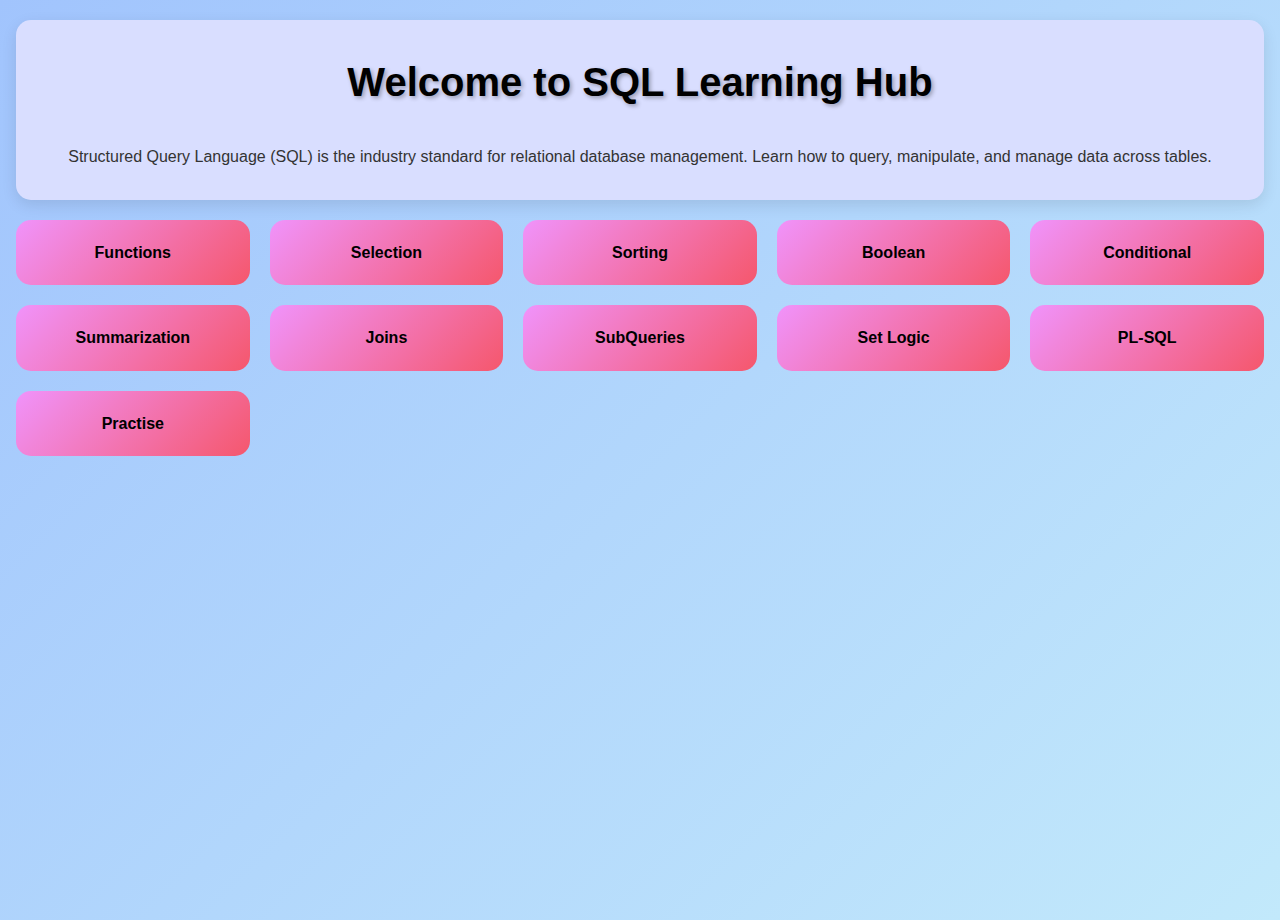
<file: index.html>
<!DOCTYPE html>
<html lang="en">
  <head>
    <meta charset="UTF-8" />
    <meta name="viewport" content="width=device-width, initial-scale=1.0" />
    <title>SQL Learning Hub</title>
    <!-- Google Font: Bodoni Moda -->
    <link rel="preconnect" href="https://fonts.googleapis.com" />
    <link rel="preconnect" href="https://fonts.gstatic.com" crossorigin />
    <link
      href="https://fonts.googleapis.com/css2?family=Bodoni+Moda:wght@400;700&display=swap"
      rel="stylesheet"
    />
    <link rel="stylesheet" href="css/styles.css" />
  </head>
  <body>
    <!-- Hero Section -->
    <main class="hero">
      <div class="hero-card">
        <h1>Welcome to SQL Learning Hub</h1>
        <p>
          Structured Query Language (SQL) is the industry standard for
          relational database management. Learn how to query, manipulate, and
          manage data across tables.
        </p>
      </div>

      <!-- Topics Grid -->
      <section class="topics-grid">
        <a href="functions.html" class="topic-btn">Functions</a>
        <a href="selection.html" class="topic-btn">Selection</a>
        <a href="sorting.html" class="topic-btn">Sorting</a>
        <a href="boolean.html" class="topic-btn">Boolean</a>
        <a href="conditional.html" class="topic-btn">Conditional</a>
        <a href="summarization.html" class="topic-btn">Summarization</a>
        <a href="joins.html" class="topic-btn">Joins</a>
        <a href="subqueries.html" class="topic-btn">SubQueries</a>
        <a href="setlogic.html" class="topic-btn">Set Logic</a>
        <a href="pl-sql.html" class="topic-btn">PL‑SQL</a>
        <a href="practise.html" class="topic-btn">Practise</a>
      </section>
    </main>

    <script src="js/script.js"></script>
  </body>
</html>
</file>
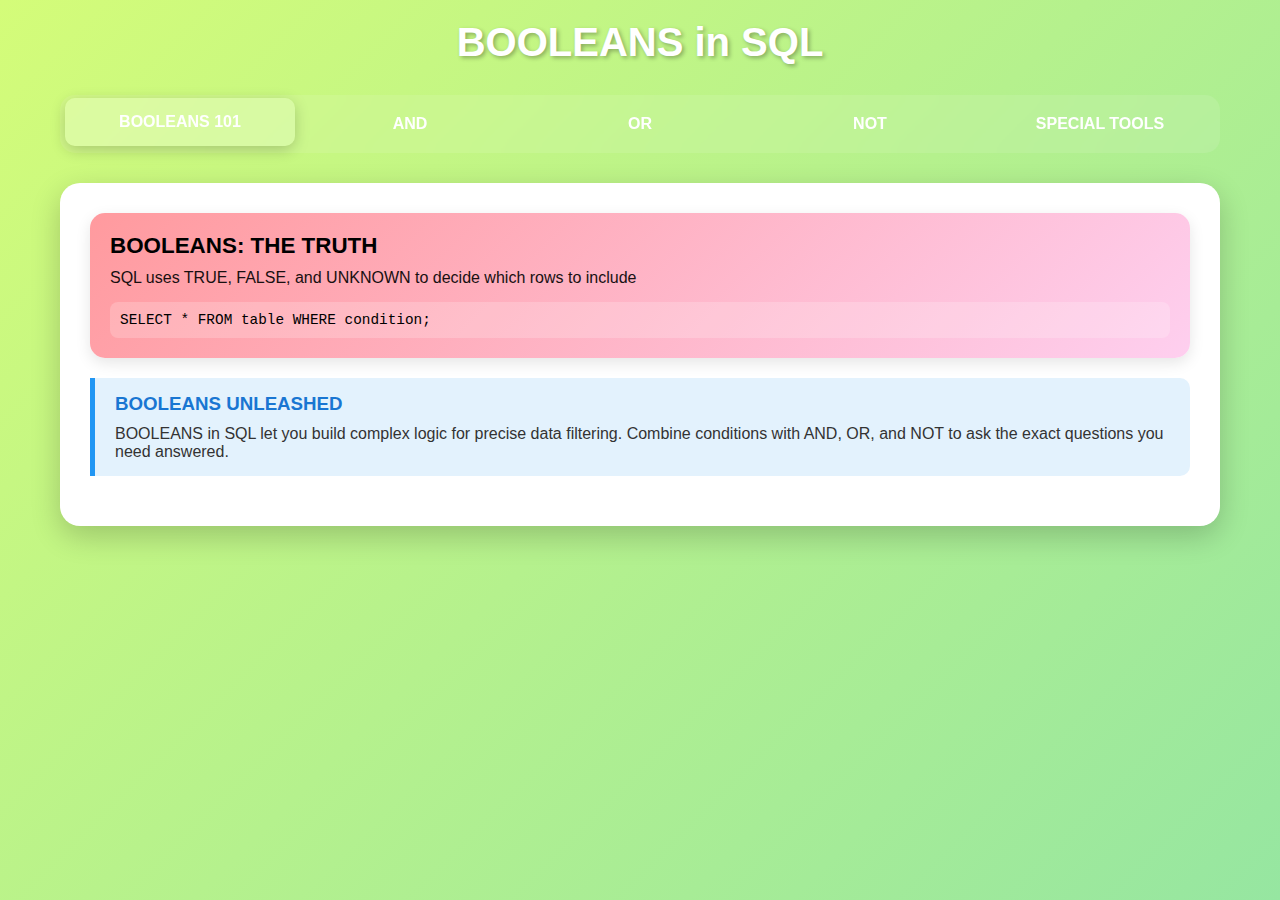
<file: boolean.html>
<!DOCTYPE html>
<html lang="en">
  <head>
    <meta charset="UTF-8" />
    <meta name="viewport" content="width=device-width, initial-scale=1.0" />
    <title>SQL Boolean Logic Visual Guide</title>
    <style>
      * {
        margin: 0;
        padding: 0;
        box-sizing: border-box;
      }
      body {
        font-family: "Segoe UI", Tahoma, Geneva, Verdana, sans-serif;
        background: linear-gradient(135deg, #d4fc79 0%, #96e6a1 100%);
        min-height: 100vh;
        color: #333;
      }

      .container {
        max-width: 1200px;
        margin: 0 auto;
        padding: 20px;
      }

      h1 {
        text-align: center;
        color: white;
        margin-bottom: 30px;
        font-size: 2.5em;
        text-shadow: 2px 2px 4px rgba(0, 0, 0, 0.3);
      }

      .tabs {
        display: flex;
        background: rgba(255, 255, 255, 0.1);
        border-radius: 15px;
        padding: 5px;
        margin-bottom: 30px;
        backdrop-filter: blur(10px);
      }

      .tab {
        flex: 1;
        padding: 15px;
        text-align: center;
        border-radius: 10px;
        cursor: pointer;
        transition: all 0.3s ease;
        color: white;
        font-weight: 600;
      }

      .tab.active {
        background: rgba(255, 255, 255, 0.2);
        transform: translateY(-2px);
        box-shadow: 0 4px 15px rgba(0, 0, 0, 0.2);
      }

      .tab-content {
        display: none;
        background: white;
        border-radius: 20px;
        padding: 30px;
        box-shadow: 0 10px 30px rgba(0, 0, 0, 0.2);
      }

      .tab-content.active {
        display: block;
        animation: slideIn 0.5s ease;
      }

      @keyframes slideIn {
        from {
          opacity: 0;
          transform: translateY(20px);
        }
        to {
          opacity: 1;
          transform: translateY(0);
        }
      }

      .function-card {
        background: linear-gradient(135deg, #f093fb 0%, #f5576c 100%);
        border-radius: 15px;
        padding: 20px;
        color: rgb(0, 0, 0);
        box-shadow: 0 5px 15px rgba(0, 0, 0, 0.1);
        transition: transform 0.3s ease;
        margin-bottom: 15px;
      }

      .function-card:hover {
        transform: translateY(-5px);
      }

      .function-name {
        font-size: 1.4em;
        font-weight: bold;
        margin-bottom: 10px;
      }

      .function-purpose {
        margin-bottom: 15px;
        opacity: 0.9;
      }

      .function-example {
        background: rgba(255, 255, 255, 0.2);
        padding: 10px;
        border-radius: 8px;
        font-family: "Courier New", monospace;
        font-size: 0.9em;
      }

      .interactive-example {
        background: #fff3cd;
        border: 2px solid #ffeaa7;
        border-radius: 15px;
        padding: 20px;
        margin: 20px 0;
      }

      .example-input {
        display: flex;
        gap: 10px;
        margin: 15px 0;
        align-items: center;
        flex-wrap: wrap;
      }

      .example-input input,
      .example-input select {
        padding: 8px 12px;
        border: 2px solid #ddd;
        border-radius: 5px;
        font-size: 1em;
      }

      .example-result {
        background: #d4edda;
        border: 2px solid #c3e6cb;
        border-radius: 8px;
        padding: 15px;
        margin-top: 15px;
        font-family: "Courier New", monospace;
        font-weight: bold;
      }

      button {
        background: linear-gradient(135deg, #667eea 0%, #764ba2 100%);
        color: white;
        border: none;
        padding: 10px 20px;
        border-radius: 8px;
        cursor: pointer;
        font-size: 1em;
        transition: transform 0.2s ease;
      }

      button:hover {
        transform: scale(1.05);
      }

      .tips {
        background: #e3f2fd;
        border-left: 5px solid #2196f3;
        padding: 15px 20px;
        margin: 20px 0;
        border-radius: 0 10px 10px 0;
      }

      .tips h3 {
        color: #1976d2;
        margin-bottom: 10px;
      }

      .summary-table {
        width: 100%;
        border-collapse: collapse;
        margin: 20px 0;
        background: white;
        box-shadow: 0 5px 15px rgba(0, 0, 0, 0.1);
        border-radius: 10px;
        overflow: hidden;
      }

      .summary-table th,
      .summary-table td {
        padding: 15px;
        text-align: left;
        border-bottom: 1px solid #ddd;
      }

      .summary-table th {
        background: linear-gradient(135deg, #667eea 0%, #764ba2 100%);
        color: white;
      }

      .summary-table tr:last-child td {
        border-bottom: none;
      }
    </style>
  </head>
  <body>
    <div class="container">
      <h1>BOOLEANS in SQL</h1>
      <div class="tabs">
        <div class="tab active" onclick="showTab('overview')">BOOLEANS 101</div>
        <div class="tab" onclick="showTab('and')">AND</div>
        <div class="tab" onclick="showTab('or')">OR</div>
        <div class="tab" onclick="showTab('not')">NOT</div>
        <div class="tab" onclick="showTab('special')">SPECIAL TOOLS</div>
      </div>

      <!-- Overview Tab -->
      <div id="overview" class="tab-content active">
        <div
          class="function-card"
          style="background: linear-gradient(135deg, #ff9a9e 0%, #fecfef 100%)"
        >
          <div class="function-name">BOOLEANS: THE TRUTH</div>
          <div class="function-purpose">
            SQL uses TRUE, FALSE, and UNKNOWN to decide which rows to include
          </div>
          <div class="function-example">
            SELECT * FROM table WHERE condition;
          </div>
        </div>

        <div class="tips">
          <h3>BOOLEANS UNLEASHED</h3>
          <p>
            BOOLEANS in SQL let you build complex logic for precise data
            filtering. Combine conditions with AND, OR, and NOT to ask the exact
            questions you need answered.
          </p>
        </div>
      </div>

      <!-- AND Tab -->
      <div id="and" class="tab-content">
        <h2 style="text-align: center; margin-bottom: 30px; color: #2c3e50">
          BOOLEANS AND THE POWER OF AND
        </h2>

        <div
          class="function-card"
          style="background: linear-gradient(135deg, #a8edea 0%, #fed6e3 100%)"
        >
          <div class="function-name">AND: THE STRICT GUARDIAN</div>
          <div class="function-purpose">
            All conditions must be TRUE for a row to be included
          </div>
          <div class="function-example">
            SELECT * FROM table WHERE condition1 AND condition2;
          </div>
        </div>

        <div class="interactive-example">
          <h3>BOOLEANS IN ACTION: AND</h3>
          <div class="example-input">
            <label>Condition 1:</label>
            <input
              type="text"
              id="condition1"
              value="Quantity > 3"
              placeholder="Enter condition"
            />
            <label>AND Condition 2:</label>
            <input
              type="text"
              id="condition2"
              value="Price < 5"
              placeholder="Enter condition"
            />
            <button onclick="applyAndLogic()">APPLY AND LOGIC</button>
          </div>
          <div class="example-result" id="andResult">
            <table style="width: 100%; border-collapse: collapse">
              <tr style="background: #e0e0e0">
                <th>Item</th>
                <th>Quantity</th>
                <th>Price</th>
              </tr>
              <tr>
                <td>Item A</td>
                <td>4</td>
                <td>$4.00</td>
              </tr>
              <tr>
                <td>Item B</td>
                <td>5</td>
                <td>$3.50</td>
              </tr>
            </table>
          </div>
        </div>
      </div>

      <!-- OR Tab -->
      <div id="or" class="tab-content">
        <h2 style="text-align: center; margin-bottom: 30px; color: #2c3e50">
          BOOLEANS OR THE POWER OF CHOICE
        </h2>

        <div
          class="function-card"
          style="background: linear-gradient(135deg, #ffecd2 0%, #fcb69f 100%)"
        >
          <div class="function-name">OR: THE FLEXIBLE FRIEND</div>
          <div class="function-purpose">
            Only one condition needs to be TRUE for a row to be included
          </div>
          <div class="function-example">
            SELECT * FROM table WHERE condition1 OR condition2;
          </div>
        </div>

        <div class="interactive-example">
          <h3>BOOLEANS IN ACTION: OR</h3>
          <div class="example-input">
            <label>Condition 1:</label>
            <input
              type="text"
              id="orCondition1"
              value="State = 'NY'"
              placeholder="Enter condition"
            />
            <label>OR Condition 2:</label>
            <input
              type="text"
              id="orCondition2"
              value="Price > 3"
              placeholder="Enter condition"
            />
            <button onclick="applyOrLogic()">APPLY OR LOGIC</button>
          </div>
          <div class="example-result" id="orResult">
            <table style="width: 100%; border-collapse: collapse">
              <tr style="background: #e0e0e0">
                <th>Item</th>
                <th>State</th>
                <th>Price</th>
              </tr>
              <tr>
                <td>Item A</td>
                <td>NY</td>
                <td>$2.50</td>
              </tr>
              <tr>
                <td>Item B</td>
                <td>CA</td>
                <td>$4.00</td>
              </tr>
            </table>
          </div>
        </div>
      </div>

      <!-- NOT Tab -->
      <div id="not" class="tab-content">
        <h2 style="text-align: center; margin-bottom: 30px; color: #2c3e50">
          BOOLEANS NOT THE POWER OF REVERSAL
        </h2>

        <div
          class="function-card"
          style="background: linear-gradient(135deg, #84fab0 0%, #8fd3f4 100%)"
        >
          <div class="function-name">NOT: THE REBEL</div>
          <div class="function-purpose">
            Reverses the truth of the condition that follows it
          </div>
          <div class="function-example">
            SELECT * FROM table WHERE NOT condition;
          </div>
        </div>

        <div class="interactive-example">
          <h3>BOOLEANS IN ACTION: NOT</h3>
          <div class="example-input">
            <label>NOT Condition:</label>
            <input
              type="text"
              id="notCondition"
              value="State = 'IL'"
              placeholder="Enter condition"
            />
            <button onclick="applyNotLogic()">APPLY NOT LOGIC</button>
          </div>
          <div class="example-result" id="notResult">
            <table style="width: 100%; border-collapse: collapse">
              <tr style="background: #e0e0e0">
                <th>Item</th>
                <th>State</th>
              </tr>
              <tr>
                <td>Item A</td>
                <td>NY</td>
              </tr>
              <tr>
                <td>Item B</td>
                <td>CA</td>
              </tr>
            </table>
          </div>
        </div>
      </div>

      <!-- Special Boolean Tools Tab -->
      <div id="special" class="tab-content">
        <h2 style="text-align: center; margin-bottom: 30px; color: #2c3e50">
          BOOLEANS SPECIAL TOOLS
        </h2>

        <div
          class="function-card"
          style="background: linear-gradient(135deg, #d299c2 0%, #fef9d7 100%)"
        >
          <div class="function-name">BETWEEN</div>
          <div class="function-purpose">Inclusive range filtering</div>
          <div class="function-example">
            SELECT * FROM table WHERE value BETWEEN low AND high;
          </div>
        </div>

        <div
          class="function-card"
          style="background: linear-gradient(135deg, #89f7fe 0%, #66a6ff 100%)"
        >
          <div class="function-name">IN</div>
          <div class="function-purpose">List of allowed values</div>
          <div class="function-example">
            SELECT * FROM table WHERE column IN (value1, value2);
          </div>
        </div>

        <div
          class="function-card"
          style="background: linear-gradient(135deg, #fa709a 0%, #fee140 100%)"
        >
          <div class="function-name">NULL Handling</div>
          <div class="function-purpose">Test for missing or present values</div>
          <div class="function-example">
            SELECT * FROM table WHERE column IS NULL OR column IS NOT NULL;
          </div>
        </div>

        <div class="interactive-example">
          <h3>BOOLEANS IN ACTION: SPECIAL TOOLS</h3>
          <div class="example-input">
            <label>Range Low:</label>
            <input type="number" id="rangeLow" value="5" min="1" />
            <label>Range High:</label>
            <input type="number" id="rangeHigh" value="20" min="1" />
            <label>Values List:</label>
            <input
              type="text"
              id="valuesList"
              value="'NY', 'CA'"
              placeholder="Enter comma-separated values"
            />
            <button onclick="applySpecialTools()">APPLY TOOLS</button>
          </div>
          <div class="example-result" id="specialToolsResult">
            <table style="width: 100%; border-collapse: collapse">
              <tr style="background: #e0e0e0">
                <th>Item</th>
                <th>Quantity</th>
                <th>State</th>
              </tr>
              <tr>
                <td>Item A</td>
                <td>10</td>
                <td>NY</td>
              </tr>
              <tr>
                <td>Item B</td>
                <td>15</td>
                <td>CA</td>
              </tr>
            </table>
          </div>
        </div>
      </div>
    </div>

    <script>
      function showTab(tabName) {
        // Hide all tab contents
        const contents = document.querySelectorAll(".tab-content");
        contents.forEach((content) => (content.style.display = "none"));

        // Remove active class from all tabs
        const tabs = document.querySelectorAll(".tab");
        tabs.forEach((tab) => tab.classList.remove("active"));

        // Show selected tab content
        document.getElementById(tabName).style.display = "block";

        // Add active class to clicked tab
        event.target.classList.add("active");
      }

      function applyAndLogic() {
        const condition1 = document.getElementById("condition1").value;
        const condition2 = document.getElementById("condition2").value;
        const result = document.getElementById("andResult");

        // Simulate AND logic
        result.innerHTML = `
                <table style="width: 100%; border-collapse: collapse;">
                    <tr style="background: #e0e0e0;">
                        <th>Item</th>
                        <th>Quantity</th>
                        <th>Price</th>
                    </tr>
                    <tr>
                        <td>Item A</td>
                        <td>4</td>
                        <td>$4.00</td>
                    </tr>
                    <tr>
                        <td>Item B</td>
                        <td>5</td>
                        <td>$3.50</td>
                    </tr>
                </table>
            `;
      }

      function applyOrLogic() {
        const condition1 = document.getElementById("orCondition1").value;
        const condition2 = document.getElementById("orCondition2").value;
        const result = document.getElementById("orResult");

        // Simulate OR logic
        result.innerHTML = `
                <table style="width: 100%; border-collapse: collapse;">
                    <tr style="background: #e0e0e0;">
                        <th>Item</th>
                        <th>State</th>
                        <th>Price</th>
                    </tr>
                    <tr>
                        <td>Item A</td>
                        <td>NY</td>
                        <td>$2.50</td>
                    </tr>
                    <tr>
                        <td>Item B</td>
                        <td>CA</td>
                        <td>$4.00</td>
                    </tr>
                </table>
            `;
      }

      function applyNotLogic() {
        const condition = document.getElementById("notCondition").value;
        const result = document.getElementById("notResult");

        // Simulate NOT logic
        result.innerHTML = `
                <table style="width: 100%; border-collapse: collapse;">
                    <tr style="background: #e0e0e0;">
                        <th>Item</th>
                        <th>State</th>
                    </tr>
                    <tr>
                        <td>Item A</td>
                        <td>NY</td>
                    </tr>
                    <tr>
                        <td>Item B</td>
                        <td>CA</td>
                    </tr>
                </table>
            `;
      }

      function applySpecialTools() {
        const rangeLow = document.getElementById("rangeLow").value;
        const rangeHigh = document.getElementById("rangeHigh").value;
        const valuesList = document.getElementById("valuesList").value;
        const result = document.getElementById("specialToolsResult");

        // Simulate special tools
        result.innerHTML = `
                <table style="width: 100%; border-collapse: collapse;">
                    <tr style="background: #e0e0e0;">
                        <th>Item</th>
                        <th>Quantity</th>
                        <th>State</th>
                    </tr>
                    <tr>
                        <td>Item A</td>
                        <td>10</td>
                        <td>NY</td>
                    </tr>
                    <tr>
                        <td>Item B</td>
                        <td>15</td>
                        <td>CA</td>
                    </tr>
                </table>
            `;
      }

      // Initialize interactive examples
      applyAndLogic();
      applyOrLogic();
      applyNotLogic();
      applySpecialTools();
    </script>
  </body>
</html>
</file>
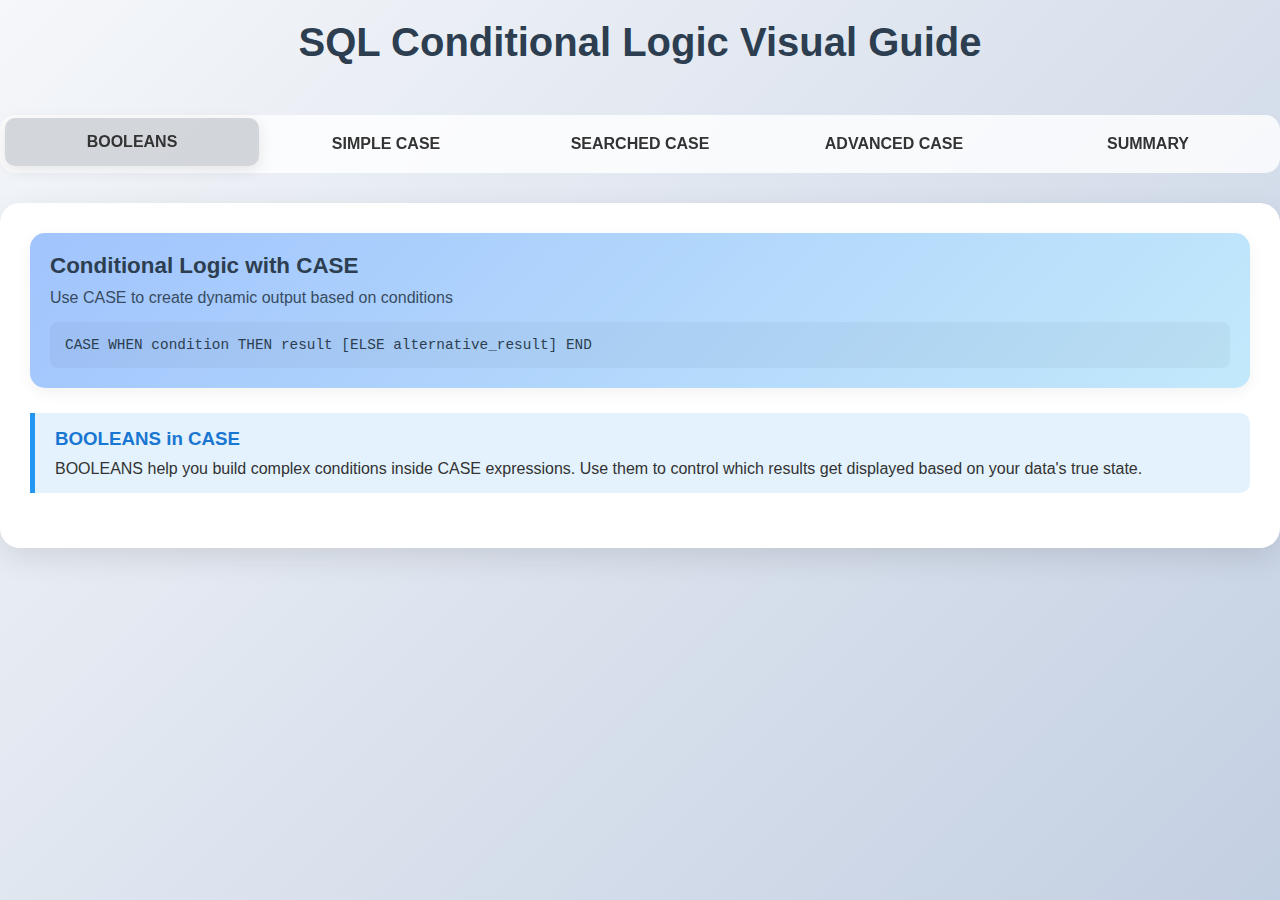
<file: conditional.html>
<!DOCTYPE html>
<html lang="en">
  <head>
    <meta charset="UTF-8" />
    <meta name="viewport" content="width=device-width, initial-scale=1.0" />
    <title>SQL Conditional Logic Visual Guide</title>
    <style>
      * {
        margin: 0;
        padding: 0;
        box-sizing: border-box;
      }
      body {
        font-family: "Segoe UI", Tahoma, Geneva, Verdana, sans-serif;
        background: linear-gradient(135deg, #f5f7fa 0%, #c3cfe2 100%);
        min-height: 100vh;
        color: #333;
      }

      .container {
        max-width: 1200px;
        margin: 0 auto;
        padding: 20px;
      }

      h1 {
        text-align: center;
        color: #2c3e50;
        margin-bottom: 30px;
        font-size: 2.5em;
      }

      .tabs {
        display: flex;
        background: rgba(255, 255, 255, 0.8);
        border-radius: 15px;
        padding: 5px;
        margin-bottom: 30px;
        backdrop-filter: blur(10px);
      }

      .tab {
        flex: 1;
        padding: 15px;
        text-align: center;
        border-radius: 10px;
        cursor: pointer;
        transition: all 0.3s ease;
        font-weight: 600;
      }

      .tab.active {
        background: rgba(44, 62, 80, 0.2);
        transform: translateY(-2px);
        box-shadow: 0 4px 15px rgba(0, 0, 0, 0.1);
      }

      .tab-content {
        display: none;
        background: white;
        border-radius: 20px;
        padding: 30px;
        box-shadow: 0 10px 30px rgba(0, 0, 0, 0.1);
      }

      .tab-content.active {
        display: block;
        animation: slideIn 0.5s ease;
      }

      @keyframes slideIn {
        from {
          opacity: 0;
          transform: translateY(20px);
        }
        to {
          opacity: 1;
          transform: translateY(0);
        }
      }

      .function-card {
        background: linear-gradient(135deg, #a1c4fd 0%, #c2e9fb 100%);
        border-radius: 15px;
        padding: 20px;
        color: #2c3e50;
        box-shadow: 0 5px 15px rgba(0, 0, 0, 0.05);
        transition: transform 0.3s ease;
        margin-bottom: 20px;
      }

      .function-card:hover {
        transform: translateY(-5px);
      }

      .function-name {
        font-size: 1.4em;
        font-weight: bold;
        margin-bottom: 10px;
        color: #2c3e50;
      }

      .function-purpose {
        margin-bottom: 15px;
        opacity: 0.9;
      }

      .function-example {
        background: rgba(44, 62, 80, 0.05);
        padding: 15px;
        border-radius: 8px;
        font-family: "Courier New", monospace;
        font-size: 0.9em;
        color: #2c3e50;
      }

      .interactive-example {
        background: #f8f9fa;
        border: 2px solid #e0e0e0;
        border-radius: 15px;
        padding: 20px;
        margin: 20px 0;
      }

      .example-input {
        display: flex;
        gap: 15px;
        margin: 15px 0;
        align-items: center;
        flex-wrap: wrap;
      }

      .example-input input,
      .example-input select {
        padding: 10px 15px;
        border: 2px solid #ddd;
        border-radius: 5px;
        font-size: 1em;
        min-width: 200px;
      }

      .example-result {
        background: white;
        border: 2px solid #c3e6cb;
        border-radius: 8px;
        padding: 20px;
        margin-top: 20px;
        font-family: "Segoe UI", sans-serif;
      }

      button {
        background: linear-gradient(135deg, #667eea 0%, #764ba2 100%);
        color: white;
        border: none;
        padding: 12px 25px;
        border-radius: 8px;
        cursor: pointer;
        font-size: 1em;
        transition: transform 0.2s ease;
      }

      button:hover {
        transform: scale(1.05);
      }

      .tips {
        background: #e3f2fd;
        border-left: 5px solid #2196f3;
        padding: 15px 20px;
        margin: 25px 0;
        border-radius: 0 10px 10px 0;
      }

      .tips h3 {
        color: #1976d2;
        margin-bottom: 10px;
      }

      .summary-table {
        width: 100%;
        border-collapse: collapse;
        margin: 25px 0;
        background: white;
        box-shadow: 0 5px 15px rgba(0, 0, 0, 0.05);
        border-radius: 10px;
        overflow: hidden;
      }

      .summary-table th,
      .summary-table td {
        padding: 15px;
        text-align: left;
        border-bottom: 1px solid #eee;
      }

      .summary-table th {
        background: linear-gradient(135deg, #667eea 0%, #764ba2 100%);
        color: white;
      }

      .summary-table tr:last-child td {
        border-bottom: none;
      }
    </style>
  </head>
  <body>
    <div class="container">
      <h1>SQL Conditional Logic Visual Guide</h1>
    </div>
  </body>
</html>
<div class="tabs">
    <div class="tab active" onclick="showTab('overview')">BOOLEANS</div>
    <div class="tab" onclick="showTab('simple')">SIMPLE CASE</div>
    <div class="tab" onclick="showTab('searched')">SEARCHED CASE</div>
    <div class="tab" onclick="showTab('advanced')">ADVANCED CASE</div>
    <div class="tab" onclick="showTab('summary')">SUMMARY</div>
</div>

<!-- Overview Tab -->
<div id="overview" class="tab-content active">
    <div class="function-card">
        <div class="function-name">Conditional Logic with CASE</div>
        <div class="function-purpose">Use CASE to create dynamic output based on conditions</div>
        <div class="function-example">
            CASE
              WHEN condition THEN result
              [ELSE alternative_result]
            END
        </div>
    </div>
    
    <div class="tips">
        <h3>BOOLEANS in CASE</h3>
        <p>BOOLEANS help you build complex conditions inside CASE expressions. Use them to control which results get displayed based on your data's true state.</p>
    </div>
</div>

<!-- Simple CASE Tab -->
<div id="simple" class="tab-content">
    <h2 style="text-align: center; margin-bottom: 30px; color: #2c3e50;">BOOLEANS and SIMPLE CASE</h2>
    
    <div class="function-card">
        <div class="function-name">BOOLEANS Simple CASE</div>
        <div class="function-purpose">BOOLEANS Compare one column to multiple values</div>
        <div class="function-example">
            CASE CategoryCode
              WHEN 'F' THEN 'Fruit'
              WHEN 'V' THEN 'Vegetable'
              ELSE 'Other'
            END AS Category
        </div>
    </div>
    
    <div class="interactive-example">
        <h3>BOOLEANS in Action: Simple CASE</h3>
        <div class="example-input">
            <label>Category Code:</label>
            <input type="text" id="categoryCode" value="F" placeholder="Enter code (F, V, S, etc.)">
            <button onclick="applySimpleCase()">BOOLEANS Apply</button>
        </div>
        <div class="example-result" id="simpleCaseResult">
            <table style="width: 100%; border-collapse: collapse;">
                <tr style="background: #e0e0e0;">
                    <th>Category Code</th>
                    <th>Category</th>
                </tr>
                <tr>
                    <td>F</td>
                    <td>Fruit</td>
                </tr>
                <tr>
                    <td>V</td>
                    <td>Vegetable</td>
                </tr>
                <tr>
                    <td>S</td>
                    <td>Other</td>
                </tr>
            </table>
        </div>
    </div>
</div>

<!-- Searched CASE Tab -->
<div id="searched" class="tab-content">
    <h2 style="text-align: center; margin-bottom: 30px; color: #2c3e50;">BOOLEANS and SEARCHED CASE</h2>
    
    <div class="function-card">
        <div class="function-name">BOOLEANS Searched CASE</div>
        <div class="function-purpose">BOOLEANS More flexible conditions with operators</div>
        <div class="function-example">
            CASE
              WHEN CategoryCode = 'F' THEN 'Fruit'
              WHEN CategoryCode = 'V' THEN 'Vegetable'
              ELSE 'Other'
            END AS Category
        </div>
    </div>
    
    <div class="interactive-example">
        <h3>BOOLEANS in Action: Searched CASE</h3>
        <div class="example-input">
            <label>Category Code:</label>
            <input type="text" id="searchedCode" value="F" placeholder="Enter code">
            <button onclick="applySearchedCase()">BOOLEANS Apply</button>
        </div>
        <div class="example-result" id="searchedCaseResult">
            <table style="width: 100%; border-collapse: collapse;">
                <tr style="background: #e0e0e0;">
                    <th>Category Code</th>
                    <th>Category</th>
                </tr>
                <tr>
                    <td>F</td>
                    <td>Fruit</td>
                </tr>
                <tr>
                    <td>V</td>
                    <td>Vegetable</td>
                </tr>
                <tr>
                    <td>S</td>
                    <td>Other</td>
                </tr>
            </table>
        </div>
    </div>
</div>

<!-- Advanced CASE Tab -->
<div id="advanced" class="tab-content">
    <h2 style="text-align: center; margin-bottom: 30px; color: #2c3e50;">BOOLEANS and ADVANCED CASE</h2>
    
    <div class="function-card">
        <div class="function-name">BOOLEANS Dynamic Sorting</div>
        <div class="function-purpose">BOOLEANS Conditionally determine sorting columns</div>
        <div class="function-example">
            ORDER BY
              Country,
              CASE 
                WHEN Country = 'US' THEN State
                WHEN Country = 'CA' THEN Province
                ELSE City
              END
        </div>
    </div>
    
    <div class="function-card">
        <div class="function-name">BOOLEANS Tier-Based Filtering</div>
        <div class="function-purpose">BOOLEANS Adapt filtering criteria based on conditions</div>
        <div class="function-example">
            SELECT *
            FROM Customers
            WHERE Income >
              CASE
                WHEN Gender = 'M' AND Age >= 50 THEN 75000
                WHEN Gender = 'F' AND Age >= 35 THEN 60000
                ELSE 50000
              END;
        </div>
    </div>
    
    <div class="interactive-example">
        <h3>BOOLEANS in Action: Advanced CASE</h3>
        <div class="example-input">
            <label>Country:</label>
            <input type="text" id="country" value="US" placeholder="Enter country (US, CA, etc.)">
            <label>Gender:</label>
            <input type="text" id="gender" value="M" placeholder="Enter gender (M/F)">
            <label>Age:</label>
            <input type="number" id="age" value="45" min="1">
            <button onclick="applyAdvancedCase()">BOOLEANS Apply</button>
        </div>
        <div class="example-result" id="advancedCaseResult">
            <table style="width: 100%; border-collapse: collapse;">
                <tr style="background: #e0e0e0;">
                    <th>Country</th>
                    <th>Gender</th>
                    <th>Age</th>
                    <th>Required Income</th>
                </tr>
                <tr>
                    <td>US</td>
                    <td>M</td>
                    <td>45</td>
                    <td>$75,000</td>
                </tr>
                <tr>
                    <td>CA</td>
                    <td>F</td>
                    <td>36</td>
                    <td>$60,000</td>
                </tr>
                <tr>
                    <td>MX</td>
                    <td>M</td>
                    <td>30</td>
                    <td>$50,000</td>
                </tr>
            </table>
        </div>
    </div>
</div>

<!-- Summary Tab -->
<div id="summary" class="tab-content">
    <h2 style="text-align: center; margin-bottom: 30px; color: #2c3e50;">BOOLEANS SUMMARY</h2>
    <table class="summary-table">
        <tr>
            <th>BOOLEANS Use Case</th>
            <th>BOOLEANS Where to Use CASE</th>
            <th>BOOLEANS Example</th>
        </tr>
        <tr>
            <td>BOOLEANS Translate codes</td>
            <td>BOOLEANS SELECT clause</td>
            <td>'F' → 'Fruit', 'V' → 'Vegetable'</td>
        </tr>
        <tr>
            <td>BOOLEANS Custom sort logic</td>
            <td>BOOLEANS ORDER BY clause</td>
            <td>BOOLEANS Sort by state if US, by province if Canada</td>
        </tr>
        <tr>
            <td>BOOLEANS Tier-based filtering</td>
            <td>BOOLEANS WHERE clause</td>
            <td>BOOLEANS Income filters vary by gender/age</td>
        </tr>
        <tr>
            <td>BOOLEANS Aggregated logic</td>
            <td>BOOLEANS HAVING clause</td>
            <td>BOOLEANS Different cutoffs per grade level</td>
        </tr>
        <tr>
            <td>BOOLEANS Safe math</td>
            <td>BOOLEANS Inside calculations</td>
            <td>BOOLEANS Avoid division by 0</td>
        </tr>
    </table>
</div>
</div>

<script>
function showTab(tabName) {
    // Hide all tab contents
    const contents = document.querySelectorAll('.tab-content');
    contents.forEach(content => content.style.display = 'none');
    
    // Remove active class from all tabs
    const tabs = document.querySelectorAll('.tab');
    tabs.forEach(tab => tab.classList.remove('active'));
    
    // Show selected tab content
    document.getElementById(tabName).style.display = 'block';
    
    // Add active class to clicked tab
    event.target.classList.add('active');
}

function applySimpleCase() {
    const code = document.getElementById('categoryCode').value;
    const result = document.getElementById('simpleCaseResult');
    
    // Simulate CASE logic
    let category;
    switch(code.toUpperCase()) {
        case 'F':
            category = 'Fruit';
            break;
        case 'V':
            category = 'Vegetable';
            break;
        case 'B':
            category = 'Beverage';
            break;
        default:
            category = 'Other';
    }
    
    result.innerHTML = `
        <table style="width: 100%; border-collapse: collapse;">
            <tr style="background: #e0e0e0;">
                <th>Category Code</th>
                <th>Category</th>
            </tr>
            <tr>
                <td>${code}</td>
                <td>${category}</td>
            </tr>
        </table>
    `;
}

function applySearchedCase() {
    const code = document.getElementById('searchedCode').value;
    const result = document.getElementById('searchedCaseResult');
    
    // Simulate CASE logic
    let category;
    if (code.toUpperCase() === 'F') {
        category = 'Fruit';
    } else if (code.toUpperCase() === 'V') {
        category = 'Vegetable';
    } else if (code.toUpperCase() === 'B') {
        category = 'Beverage';
    } else {
        category = 'Other';
    }
    
    result.innerHTML = `
        <table style="width: 100%; border-collapse: collapse;">
            <tr style="background: #e0e0e0;">
                <th>Category Code</th>
                <th>Category</th>
            </tr>
            <tr>
                <td>${code}</td>
                <td>${category}</td>
            </tr>
        </table>
    `;
}

function applyAdvancedCase() {
    const country = document.getElementById('country').value;
    const gender = document.getElementById('gender').value;
    const age = parseInt(document.getElementById('age').value);
    const result = document.getElementById('advancedCaseResult');
    
    // Simulate CASE logic for required income
    let requiredIncome;
    if (gender.toUpperCase() === 'M' && age >= 50) {
        requiredIncome = '$75,000';
    } else if (gender.toUpperCase() === 'F' && age >= 35) {
        requiredIncome = '$60,000';
    } else {
        requiredIncome = '$50,000';
    }
    
    result.innerHTML = `
        <table style="width: 100%; border-collapse: collapse;">
            <tr style="background: #e0e0e0;">
                <th>Country</th>
                <th>Gender</th>
                <th>Age</th>
                <th>Required Income</th>
            </tr>
            <tr>
                <td>${country}</td>
                <td>${gender}</td>
                <td>${age}</td>
                <td>${requiredIncome}</td>
            </tr>
        </table>
    `;
}

// Initialize interactive examples
applySimpleCase();
applySearchedCase();
applyAdvancedCase();
</script>
</body>
</html>
</file>
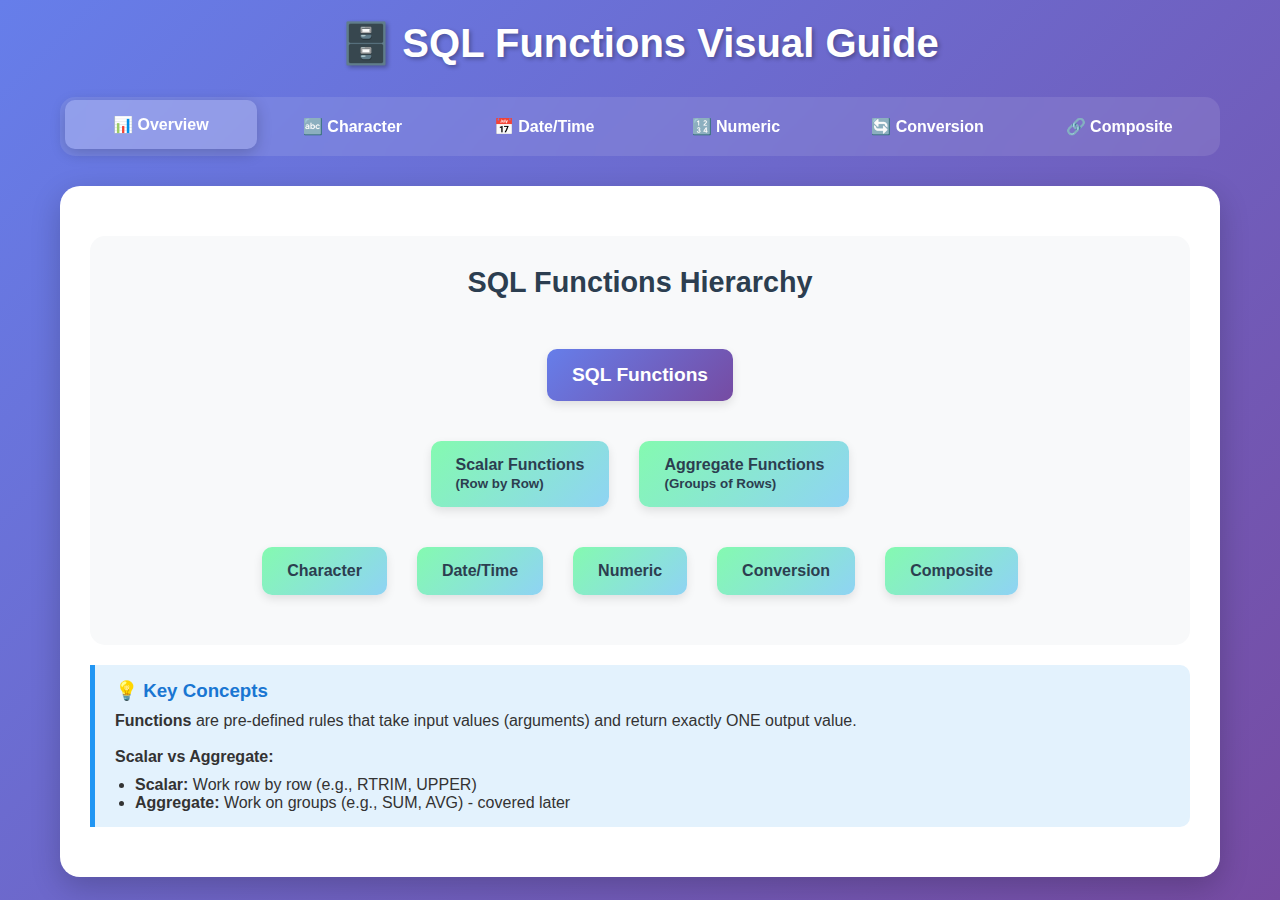
<file: functions.html>
<!DOCTYPE html>
<html lang="en">
  <head>
    <meta charset="UTF-8" />
    <meta name="viewport" content="width=device-width, initial-scale=1.0" />
    <title>SQL Functions Visual Guide</title>
    <style>
      * {
        margin: 0;
        padding: 0;
        box-sizing: border-box;
      }

      body {
        font-family: "Segoe UI", Tahoma, Geneva, Verdana, sans-serif;
        background: linear-gradient(135deg, #667eea 0%, #764ba2 100%);
        min-height: 100vh;
        color: #333;
      }

      .container {
        max-width: 1200px;
        margin: 0 auto;
        padding: 20px;
      }

      h1 {
        text-align: center;
        color: white;
        margin-bottom: 30px;
        font-size: 2.5em;
        text-shadow: 2px 2px 4px rgba(0, 0, 0, 0.3);
      }

      .tabs {
        display: flex;
        background: rgba(255, 255, 255, 0.1);
        border-radius: 15px;
        padding: 5px;
        margin-bottom: 30px;
        backdrop-filter: blur(10px);
      }

      .tab {
        flex: 1;
        padding: 15px;
        text-align: center;
        border-radius: 10px;
        cursor: pointer;
        transition: all 0.3s ease;
        color: white;
        font-weight: 600;
      }

      .tab.active {
        background: rgba(255, 255, 255, 0.2);
        transform: translateY(-2px);
        box-shadow: 0 4px 15px rgba(0, 0, 0, 0.2);
      }

      .tab-content {
        display: none;
        background: white;
        border-radius: 20px;
        padding: 30px;
        box-shadow: 0 10px 30px rgba(0, 0, 0, 0.2);
      }

      .tab-content.active {
        display: block;
        animation: slideIn 0.5s ease;
      }

      @keyframes slideIn {
        from {
          opacity: 0;
          transform: translateY(20px);
        }
        to {
          opacity: 1;
          transform: translateY(0);
        }
      }

      .function-grid {
        display: grid;
        grid-template-columns: repeat(auto-fit, minmax(300px, 1fr));
        gap: 20px;
        margin-bottom: 30px;
      }

      .function-card {
        background: linear-gradient(135deg, #f093fb 0%, #f5576c 100%);
        border-radius: 15px;
        padding: 20px;
        color: white;
        box-shadow: 0 5px 15px rgba(0, 0, 0, 0.1);
        transition: transform 0.3s ease;
      }

      .function-card:hover {
        transform: translateY(-5px);
      }

      .function-name {
        font-size: 1.4em;
        font-weight: bold;
        margin-bottom: 10px;
      }

      .function-purpose {
        margin-bottom: 15px;
        opacity: 0.9;
      }

      .function-example {
        background: rgba(255, 255, 255, 0.2);
        padding: 10px;
        border-radius: 8px;
        font-family: "Courier New", monospace;
        font-size: 0.9em;
      }

      .hierarchy-diagram {
        background: #f8f9fa;
        border-radius: 15px;
        padding: 30px;
        margin: 20px 0;
      }

      .hierarchy-title {
        text-align: center;
        font-size: 1.8em;
        margin-bottom: 30px;
        color: #2c3e50;
      }

      .function-tree {
        display: flex;
        flex-direction: column;
        align-items: center;
      }

      .tree-level {
        display: flex;
        justify-content: center;
        margin: 20px 0;
        gap: 30px;
        flex-wrap: wrap;
      }

      .tree-node {
        background: linear-gradient(135deg, #84fab0 0%, #8fd3f4 100%);
        padding: 15px 25px;
        border-radius: 10px;
        color: #2c3e50;
        font-weight: 600;
        box-shadow: 0 4px 10px rgba(0, 0, 0, 0.1);
        position: relative;
      }

      .tree-node.root {
        background: linear-gradient(135deg, #667eea 0%, #764ba2 100%);
        color: white;
        font-size: 1.2em;
      }

      .composite-demo {
        background: #e8f4f0;
        border-radius: 15px;
        padding: 25px;
        margin: 20px 0;
      }

      .composite-title {
        color: #2c3e50;
        font-size: 1.5em;
        margin-bottom: 20px;
        text-align: center;
      }

      .execution-flow {
        display: flex;
        align-items: center;
        justify-content: center;
        gap: 20px;
        flex-wrap: wrap;
      }

      .flow-step {
        background: #3498db;
        color: white;
        padding: 15px 20px;
        border-radius: 10px;
        position: relative;
        min-width: 150px;
        text-align: center;
      }

      .flow-arrow {
        color: #3498db;
        font-size: 2em;
        font-weight: bold;
      }

      .interactive-example {
        background: #fff3cd;
        border: 2px solid #ffeaa7;
        border-radius: 15px;
        padding: 20px;
        margin: 20px 0;
      }

      .example-input {
        display: flex;
        gap: 10px;
        margin: 15px 0;
        align-items: center;
        flex-wrap: wrap;
      }

      .example-input input,
      .example-input select {
        padding: 8px 12px;
        border: 2px solid #ddd;
        border-radius: 5px;
        font-size: 1em;
      }

      .example-result {
        background: #d4edda;
        border: 2px solid #c3e6cb;
        border-radius: 8px;
        padding: 15px;
        margin-top: 15px;
        font-family: "Courier New", monospace;
        font-weight: bold;
      }

      button {
        background: linear-gradient(135deg, #667eea 0%, #764ba2 100%);
        color: white;
        border: none;
        padding: 10px 20px;
        border-radius: 8px;
        cursor: pointer;
        font-size: 1em;
        transition: transform 0.2s ease;
      }

      button:hover {
        transform: scale(1.05);
      }

      .tips {
        background: #e3f2fd;
        border-left: 5px solid #2196f3;
        padding: 15px 20px;
        margin: 20px 0;
        border-radius: 0 10px 10px 0;
      }

      .tips h3 {
        color: #1976d2;
        margin-bottom: 10px;
      }
    </style>
  </head>
  <body>
    <div class="container">
      <h1>🗄️ SQL Functions Visual Guide</h1>

      <div class="tabs">
        <div class="tab active" onclick="showTab('overview')">📊 Overview</div>
        <div class="tab" onclick="showTab('character')">🔤 Character</div>
        <div class="tab" onclick="showTab('datetime')">📅 Date/Time</div>
        <div class="tab" onclick="showTab('numeric')">🔢 Numeric</div>
        <div class="tab" onclick="showTab('conversion')">🔄 Conversion</div>
        <div class="tab" onclick="showTab('composite')">🔗 Composite</div>
      </div>

      <!-- Overview Tab -->
      <div id="overview" class="tab-content active">
        <div class="hierarchy-diagram">
          <h2 class="hierarchy-title">SQL Functions Hierarchy</h2>
          <div class="function-tree">
            <div class="tree-level">
              <div class="tree-node root">SQL Functions</div>
            </div>
            <div class="tree-level">
              <div class="tree-node">
                Scalar Functions<br /><small>(Row by Row)</small>
              </div>
              <div class="tree-node">
                Aggregate Functions<br /><small>(Groups of Rows)</small>
              </div>
            </div>
            <div class="tree-level">
              <div class="tree-node">Character</div>
              <div class="tree-node">Date/Time</div>
              <div class="tree-node">Numeric</div>
              <div class="tree-node">Conversion</div>
              <div class="tree-node">Composite</div>
            </div>
          </div>
        </div>

        <div class="tips">
          <h3>💡 Key Concepts</h3>
          <p>
            <strong>Functions</strong> are pre-defined rules that take input
            values (arguments) and return exactly ONE output value.
          </p>
          <br />
          <p><strong>Scalar vs Aggregate:</strong></p>
          <ul style="margin-left: 20px; margin-top: 10px">
            <li>
              <strong>Scalar:</strong> Work row by row (e.g., RTRIM, UPPER)
            </li>
            <li>
              <strong>Aggregate:</strong> Work on groups (e.g., SUM, AVG) -
              covered later
            </li>
          </ul>
        </div>
      </div>

      <!-- Character Functions Tab -->
      <div id="character" class="tab-content">
        <h2 style="text-align: center; margin-bottom: 30px; color: #2c3e50">
          🔤 Character (String) Functions
        </h2>

        <div class="function-grid">
          <div
            class="function-card"
            style="
              background: linear-gradient(135deg, #ff9a9e 0%, #fecfef 100%);
            "
          >
            <div class="function-name">LEFT(text, n)</div>
            <div class="function-purpose">Get leftmost N characters</div>
            <div class="function-example">LEFT('sunlight', 3) → "sun"</div>
          </div>

          <div
            class="function-card"
            style="
              background: linear-gradient(135deg, #a8edea 0%, #fed6e3 100%);
            "
          >
            <div class="function-name">RIGHT(text, n)</div>
            <div class="function-purpose">Get rightmost N characters</div>
            <div class="function-example">RIGHT('sunlight', 5) → "light"</div>
          </div>

          <div
            class="function-card"
            style="
              background: linear-gradient(135deg, #ffecd2 0%, #fcb69f 100%);
            "
          >
            <div class="function-name">SUBSTRING(text, pos, len)</div>
            <div class="function-purpose">Extract substring from position</div>
            <div class="function-example">
              SUBSTRING('thewhitegoat', 4, 5) → "white"
            </div>
          </div>

          <div
            class="function-card"
            style="
              background: linear-gradient(135deg, #84fab0 0%, #8fd3f4 100%);
            "
          >
            <div class="function-name">LTRIM(text)</div>
            <div class="function-purpose">Remove spaces from left</div>
            <div class="function-example">LTRIM(' apple') → "apple"</div>
          </div>

          <div
            class="function-card"
            style="
              background: linear-gradient(135deg, #d299c2 0%, #fef9d7 100%);
            "
          >
            <div class="function-name">RTRIM(text)</div>
            <div class="function-purpose">Remove spaces from right</div>
            <div class="function-example">RTRIM('hello ') → "hello"</div>
          </div>

          <div
            class="function-card"
            style="
              background: linear-gradient(135deg, #89f7fe 0%, #66a6ff 100%);
            "
          >
            <div class="function-name">UPPER(text)</div>
            <div class="function-purpose">Convert to uppercase</div>
            <div class="function-example">UPPER('Abraham') → "ABRAHAM"</div>
          </div>

          <div
            class="function-card"
            style="
              background: linear-gradient(135deg, #fdbb2d 0%, #22c1c3 100%);
            "
          >
            <div class="function-name">LOWER(text)</div>
            <div class="function-purpose">Convert to lowercase</div>
            <div class="function-example">LOWER('LINCOLN') → "lincoln"</div>
          </div>
        </div>

        <div class="interactive-example">
          <h3>🎯 Try It Yourself!</h3>
          <div class="example-input">
            <label>Text:</label>
            <input
              type="text"
              id="charInput"
              value="  Hello World  "
              placeholder="Enter text"
            />
            <label>Function:</label>
            <select id="charFunction">
              <option value="upper">UPPER</option>
              <option value="lower">LOWER</option>
              <option value="ltrim">LTRIM</option>
              <option value="rtrim">RTRIM</option>
            </select>
            <button onclick="applyCharFunction()">Apply</button>
          </div>
          <div class="example-result" id="charResult">
            Result will appear here
          </div>
        </div>
      </div>

      <!-- Date/Time Functions Tab -->
      <div id="datetime" class="tab-content">
        <h2 style="text-align: center; margin-bottom: 30px; color: #2c3e50">
          📅 Date & Time Functions
        </h2>

        <div class="function-grid">
          <div
            class="function-card"
            style="
              background: linear-gradient(135deg, #667eea 0%, #764ba2 100%);
            "
          >
            <div class="function-name">GETDATE()</div>
            <div class="function-purpose">Get current date & time</div>
            <div class="function-example">GETDATE() → 2025-06-18 11:23:45</div>
          </div>

          <div
            class="function-card"
            style="
              background: linear-gradient(135deg, #f093fb 0%, #f5576c 100%);
            "
          >
            <div class="function-name">DATEPART(part, date)</div>
            <div class="function-purpose">Extract specific part from date</div>
            <div class="function-example">
              DATEPART(month, '2025-06-18') → 6
            </div>
          </div>

          <div
            class="function-card"
            style="
              background: linear-gradient(135deg, #4facfe 0%, #00f2fe 100%);
            "
          >
            <div class="function-name">DATEDIFF(unit, date1, date2)</div>
            <div class="function-purpose">
              Calculate difference between dates
            </div>
            <div class="function-example">
              DATEDIFF(day, '2025-06-01', '2025-06-18') → 17
            </div>
          </div>
        </div>

        <div class="interactive-example">
          <h3>🎯 Date Calculator</h3>
          <div class="example-input">
            <label>Start Date:</label>
            <input type="date" id="startDate" value="2025-06-01" />
            <label>End Date:</label>
            <input type="date" id="endDate" value="2025-06-18" />
            <button onclick="calculateDateDiff()">Calculate Days</button>
          </div>
          <div class="example-result" id="dateResult">
            Result will appear here
          </div>
        </div>
      </div>

      <!-- Numeric Functions Tab -->
      <div id="numeric" class="tab-content">
        <h2 style="text-align: center; margin-bottom: 30px; color: #2c3e50">
          🔢 Numeric Functions
        </h2>

        <div class="function-grid">
          <div
            class="function-card"
            style="
              background: linear-gradient(135deg, #fa709a 0%, #fee140 100%);
            "
          >
            <div class="function-name">ROUND(value, decimals)</div>
            <div class="function-purpose">
              Round to specified decimal places
            </div>
            <div class="function-example">ROUND(712.863, 2) → 712.86</div>
          </div>

          <div
            class="function-card"
            style="
              background: linear-gradient(135deg, #43e97b 0%, #38f9d7 100%);
            "
          >
            <div class="function-name">PI()</div>
            <div class="function-purpose">Return value of π</div>
            <div class="function-example">PI() → 3.14159265358979</div>
          </div>

          <div
            class="function-card"
            style="
              background: linear-gradient(135deg, #fa709a 0%, #fee140 100%);
            "
          >
            <div class="function-name">POWER(base, exponent)</div>
            <div class="function-purpose">
              Raise to power (or calculate roots)
            </div>
            <div class="function-example">
              POWER(5, 2) → 25<br />POWER(25, 0.5) → 5
            </div>
          </div>
        </div>

        <div class="interactive-example">
          <h3>🎯 Math Calculator</h3>
          <div class="example-input">
            <label>Number:</label>
            <input type="number" id="mathInput" value="123.456" step="0.001" />
            <label>Decimal Places:</label>
            <input
              type="number"
              id="decimalPlaces"
              value="2"
              min="0"
              max="10"
            />
            <button onclick="roundNumber()">Round</button>
          </div>
          <div class="example-result" id="mathResult">
            Result will appear here
          </div>
        </div>
      </div>

      <!-- Conversion Functions Tab -->
      <div id="conversion" class="tab-content">
        <h2 style="text-align: center; margin-bottom: 30px; color: #2c3e50">
          🔄 Conversion & NULL Handling
        </h2>

        <div class="function-grid">
          <div
            class="function-card"
            style="
              background: linear-gradient(135deg, #667eea 0%, #764ba2 100%);
            "
          >
            <div class="function-name">CAST(expression AS type)</div>
            <div class="function-purpose">Convert between data types</div>
            <div class="function-example">
              CAST('2017-04-11' AS DATETIME) → 2017-04-11 00:00:00
            </div>
          </div>

          <div
            class="function-card"
            style="
              background: linear-gradient(135deg, #f093fb 0%, #f5576c 100%);
            "
          >
            <div class="function-name">ISNULL(expression, alternative)</div>
            <div class="function-purpose">
              Replace NULL with alternative value
            </div>
            <div class="function-example">
              ISNULL(NULL, 'Unknown') → "Unknown"
            </div>
          </div>
        </div>

        <div class="tips">
          <h3>💡 Practical Tip</h3>
          <p>To show "Unknown" instead of NULL in mixed-type columns:</p>
          <code style="background: #f8f9fa; padding: 5px; border-radius: 3px">
            SELECT ISNULL(CAST(Weight AS VARCHAR), 'Unknown') AS Weight
          </code>
        </div>
      </div>

      <!-- Composite Functions Tab -->
      <div id="composite" class="tab-content">
        <h2 style="text-align: center; margin-bottom: 30px; color: #2c3e50">
          🔗 Composite Functions
        </h2>

        <div class="composite-demo">
          <h3 class="composite-title">
            Execution Flow: RIGHT(RTRIM(President), 10)
          </h3>
          <div class="execution-flow">
            <div class="flow-step">
              1. RTRIM(President)<br /><small>Remove trailing spaces</small>
            </div>
            <div class="flow-arrow">→</div>
            <div class="flow-step">
              2. RIGHT(..., 10)<br /><small>Get last 10 characters</small>
            </div>
            <div class="flow-arrow">→</div>
            <div class="flow-step">Result<br /><small>"Washington"</small></div>
          </div>
        </div>

        <div class="interactive-example">
          <h3>🎯 Composite Function Builder</h3>
          <div class="example-input">
            <label>Text:</label>
            <input
              type="text"
              id="compositeInput"
              value="  George Washington  "
              placeholder="Enter text"
            />
            <br /><br />
            <label>Step 1:</label>
            <select id="step1Function">
              <option value="ltrim">LTRIM (remove left spaces)</option>
              <option value="rtrim" selected>
                RTRIM (remove right spaces)
              </option>
              <option value="upper">UPPER (to uppercase)</option>
              <option value="lower">LOWER (to lowercase)</option>
            </select>
            <br /><br />
            <label>Step 2:</label>
            <select id="step2Function">
              <option value="left">LEFT (first N chars)</option>
              <option value="right" selected>RIGHT (last N chars)</option>
            </select>
            <label>Characters:</label>
            <input type="number" id="charCount" value="10" min="1" max="50" />
            <br /><br />
            <button onclick="executeComposite()">
              Execute Composite Function
            </button>
          </div>
          <div class="example-result" id="compositeResult">
            Result will appear here
          </div>
        </div>

        <div class="tips">
          <h3>🔑 Key Points</h3>
          <ul style="margin-left: 20px; margin-top: 10px">
            <li>
              SQL evaluates functions from
              <strong>innermost to outermost</strong>
            </li>
            <li>You can nest any number of functions together</li>
            <li>
              Common pattern: Clean data first (TRIM), then manipulate
              (LEFT/RIGHT)
            </li>
            <li>Use parentheses to control execution order</li>
          </ul>
        </div>
      </div>
    </div>

    <script>
      function showTab(tabName) {
        // Hide all tab contents
        const contents = document.querySelectorAll(".tab-content");
        contents.forEach((content) => content.classList.remove("active"));

        // Remove active class from all tabs
        const tabs = document.querySelectorAll(".tab");
        tabs.forEach((tab) => tab.classList.remove("active"));

        // Show selected tab content
        document.getElementById(tabName).classList.add("active");

        // Add active class to clicked tab
        event.target.classList.add("active");
      }

      function applyCharFunction() {
        const input = document.getElementById("charInput").value;
        const func = document.getElementById("charFunction").value;
        let result;

        switch (func) {
          case "upper":
            result = input.toUpperCase();
            break;
          case "lower":
            result = input.toLowerCase();
            break;
          case "ltrim":
            result = input.replace(/^\s+/, "");
            break;
          case "rtrim":
            result = input.replace(/\s+$/, "");
            break;
        }

        document.getElementById(
          "charResult"
        ).innerHTML = `${func.toUpperCase()}('${input}') → "${result}"`;
      }

      function calculateDateDiff() {
        const start = new Date(document.getElementById("startDate").value);
        const end = new Date(document.getElementById("endDate").value);
        const diffTime = Math.abs(end - start);
        const diffDays = Math.ceil(diffTime / (1000 * 60 * 60 * 24));

        document.getElementById("dateResult").innerHTML = `DATEDIFF(day, '${
          start.toISOString().split("T")[0]
        }', '${end.toISOString().split("T")[0]}') → ${diffDays} days`;
      }

      function roundNumber() {
        const num = parseFloat(document.getElementById("mathInput").value);
        const decimals = parseInt(
          document.getElementById("decimalPlaces").value
        );
        const result = num.toFixed(decimals);

        document.getElementById(
          "mathResult"
        ).innerHTML = `ROUND(${num}, ${decimals}) → ${result}`;
      }

      function executeComposite() {
        let input = document.getElementById("compositeInput").value;
        const step1 = document.getElementById("step1Function").value;
        const step2 = document.getElementById("step2Function").value;
        const charCount = parseInt(document.getElementById("charCount").value);

        // Step 1
        let step1Result = input;
        switch (step1) {
          case "ltrim":
            step1Result = input.replace(/^\s+/, "");
            break;
          case "rtrim":
            step1Result = input.replace(/\s+$/, "");
            break;
          case "upper":
            step1Result = input.toUpperCase();
            break;
          case "lower":
            step1Result = input.toLowerCase();
            break;
        }

        // Step 2
        let finalResult = step1Result;
        switch (step2) {
          case "left":
            finalResult = step1Result.substring(0, charCount);
            break;
          case "right":
            finalResult = step1Result.substring(step1Result.length - charCount);
            break;
        }

        document.getElementById(
          "compositeResult"
        ).innerHTML = `<strong>Step 1:</strong> ${step1.toUpperCase()}('${input}') → "${step1Result}"<br>
                 <strong>Step 2:</strong> ${step2.toUpperCase()}("${step1Result}", ${charCount}) → "<strong>${finalResult}</strong>"<br>
                 <strong>SQL:</strong> ${step2.toUpperCase()}(${step1.toUpperCase()}('${input}'), ${charCount})`;
      }

      // Initialize with first example
      applyCharFunction();
      calculateDateDiff();
      roundNumber();
      executeComposite();
    </script>
  </body>
</html>
</file>
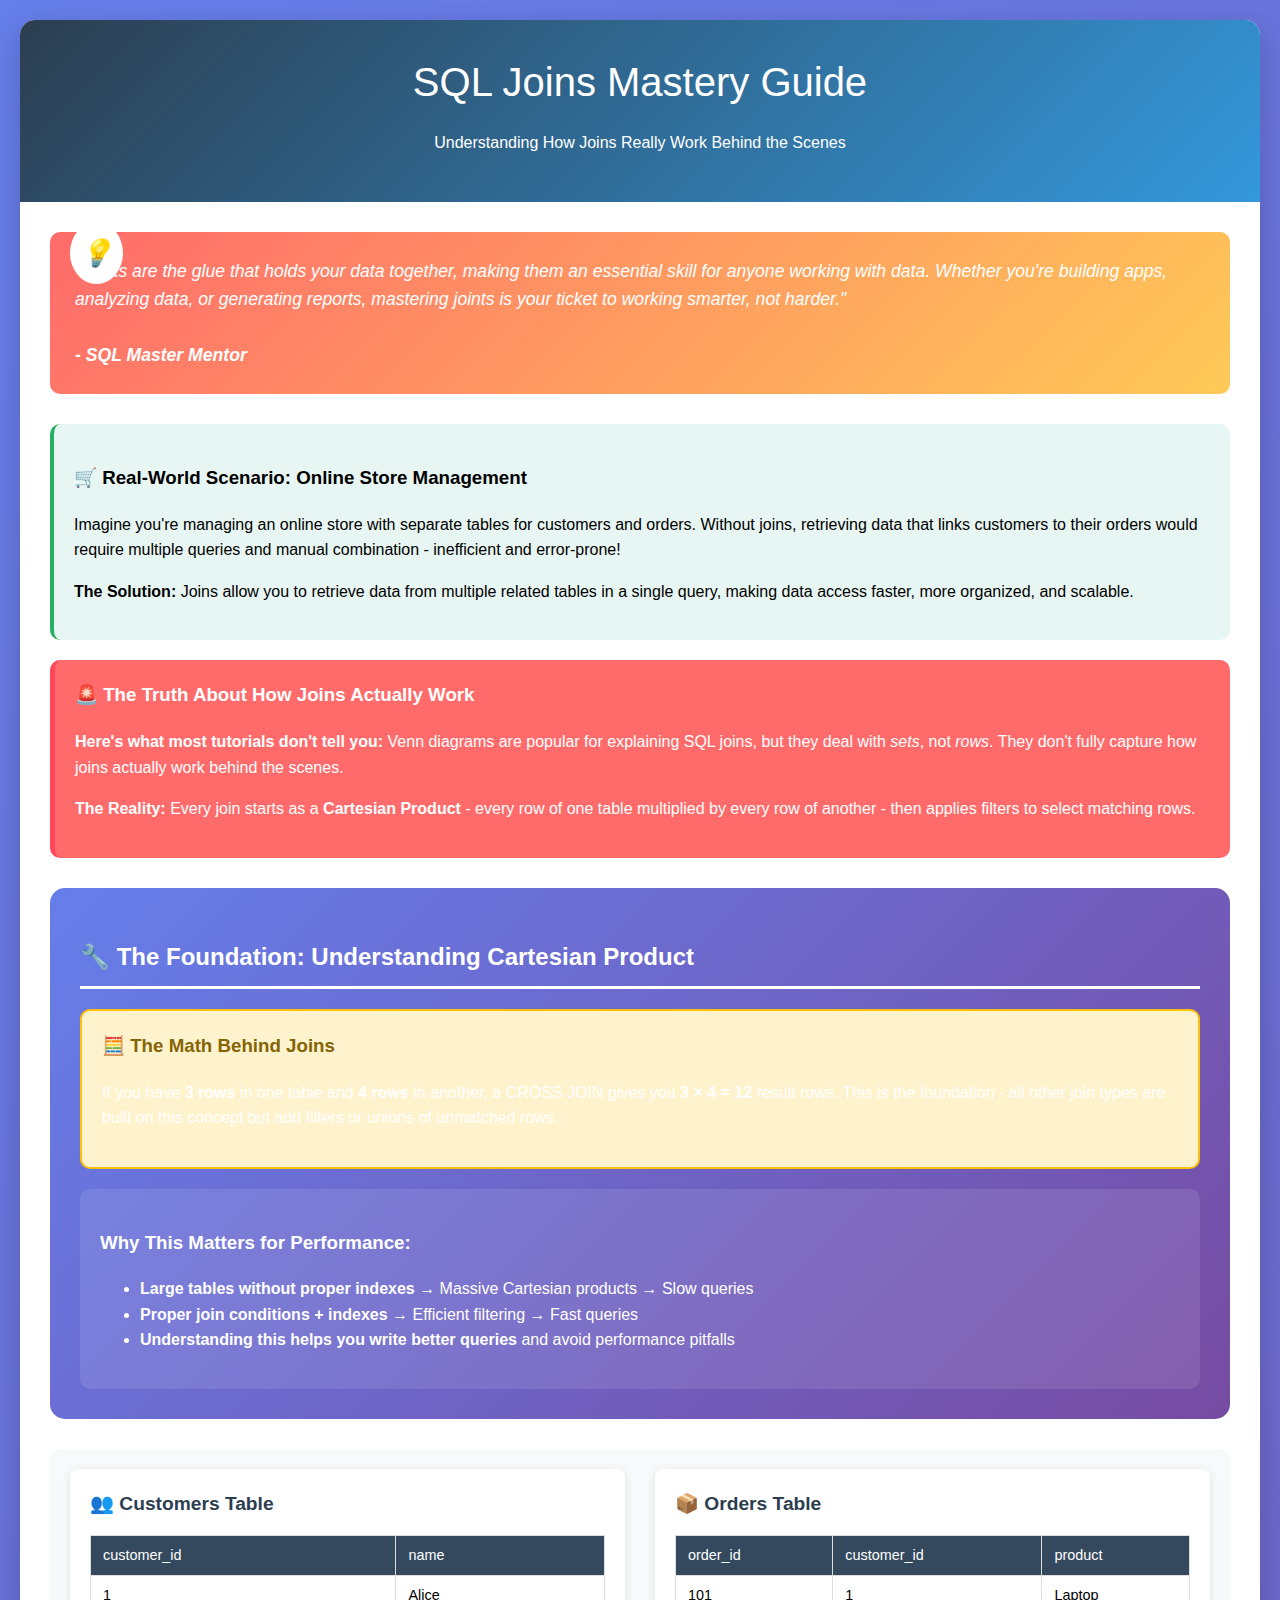
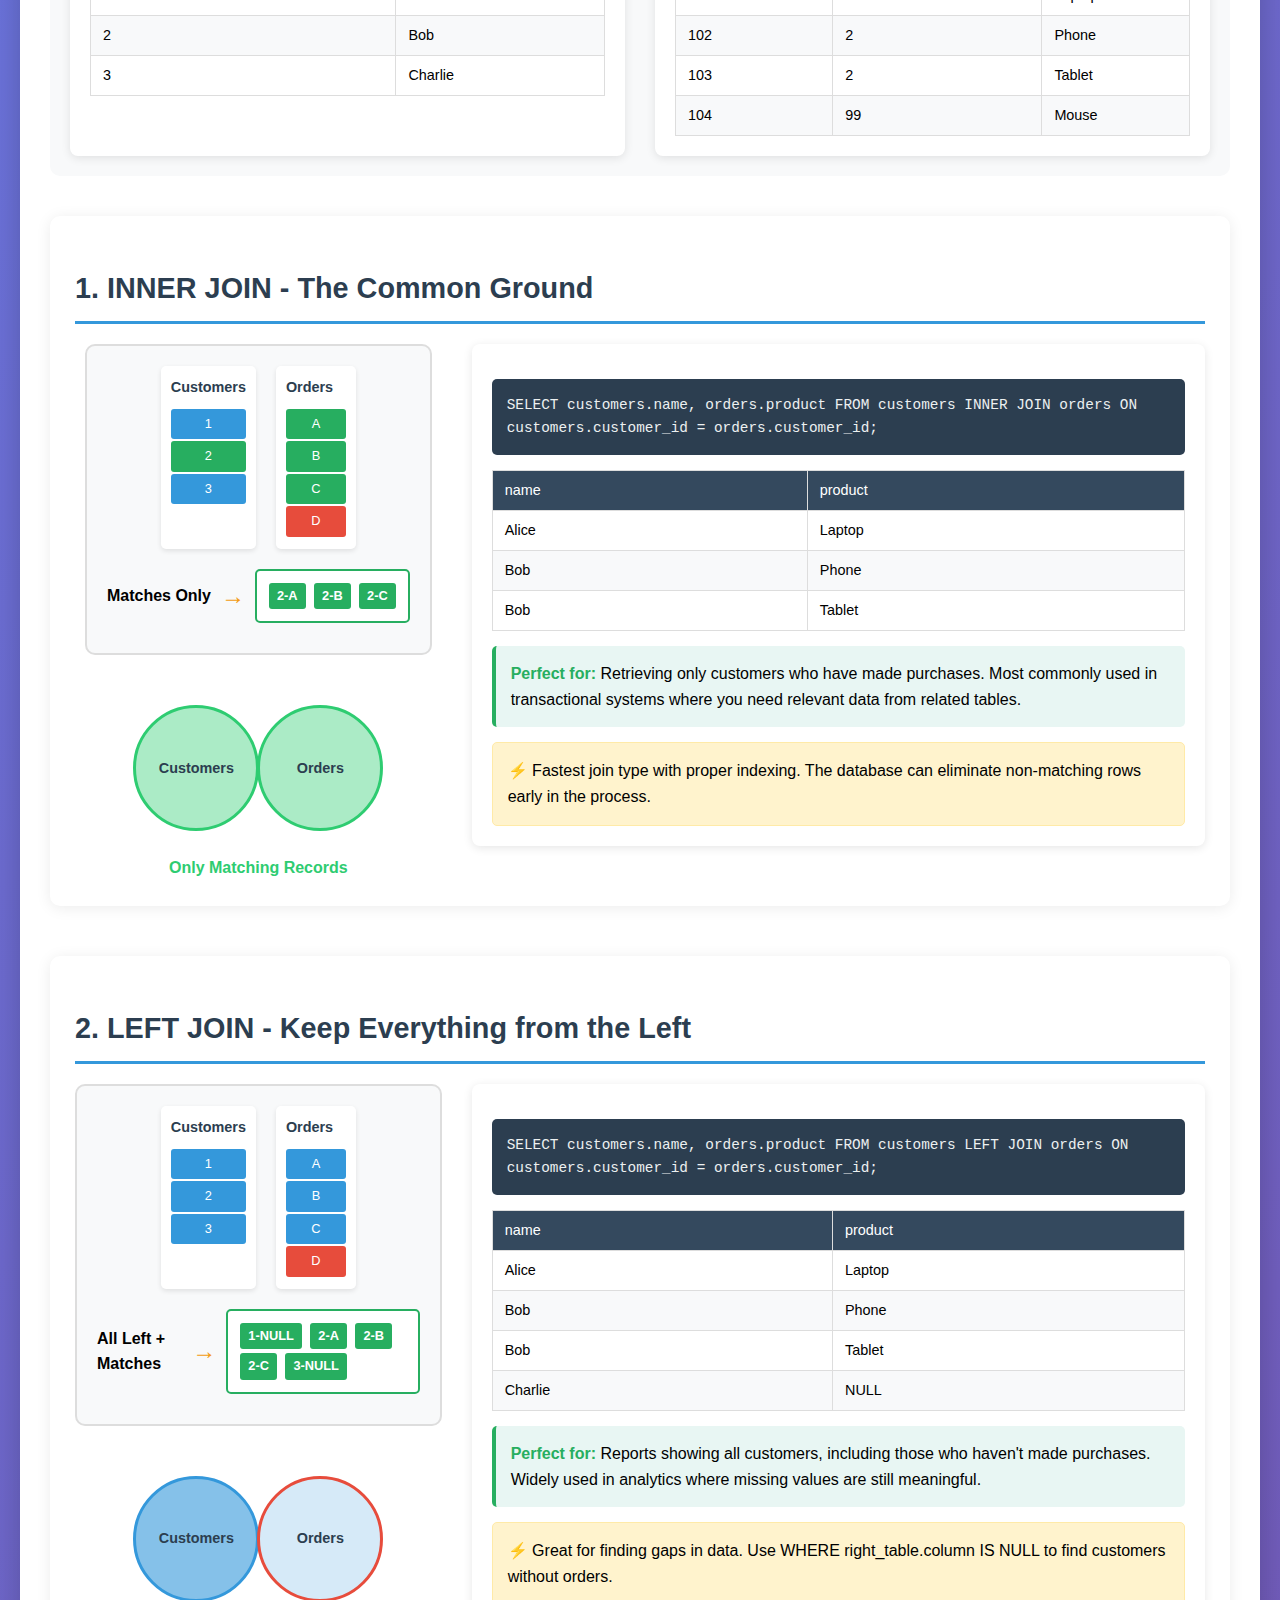
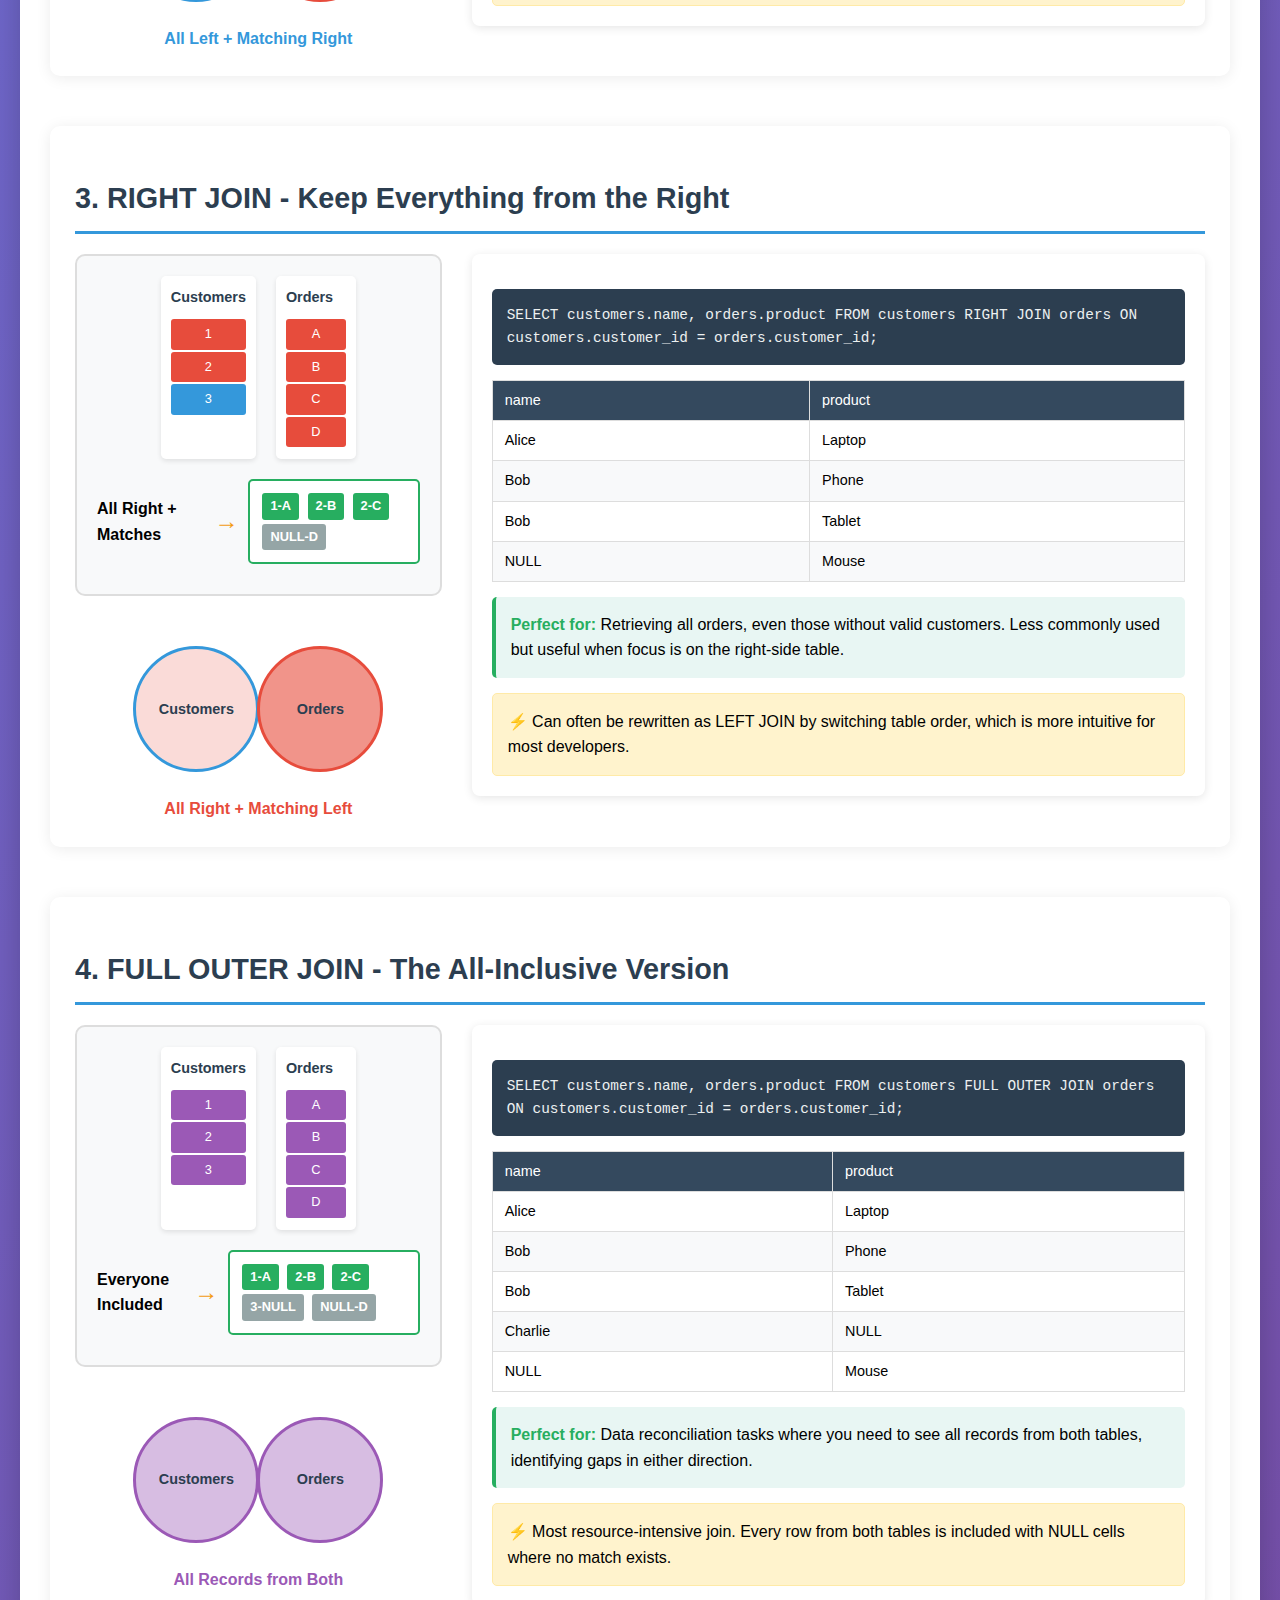
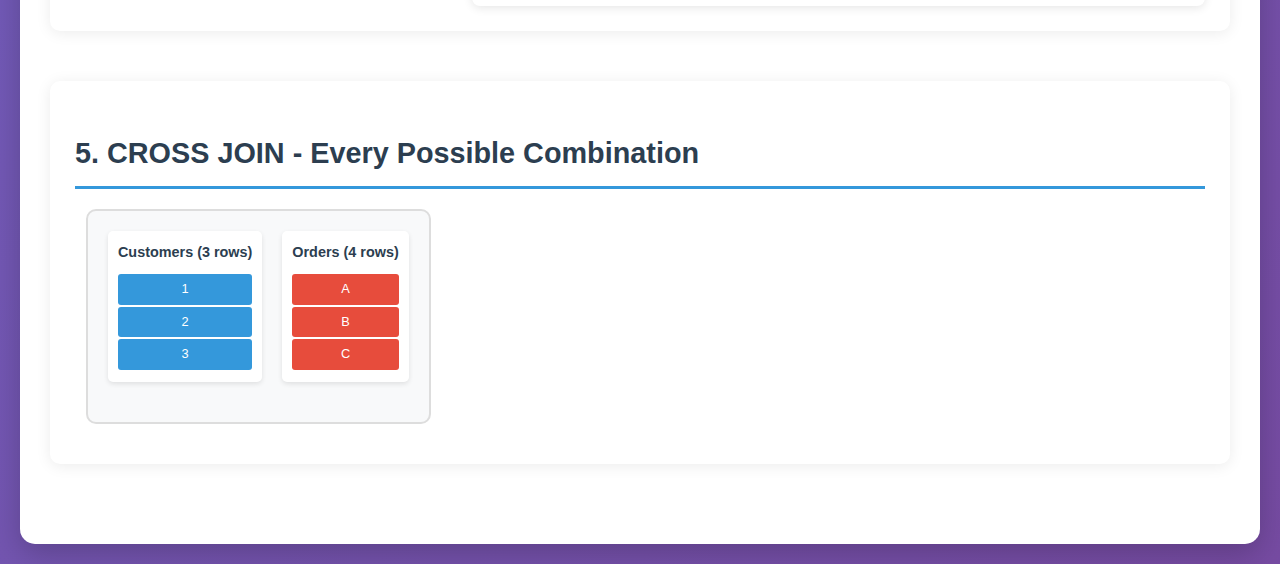
<file: joins.html>
<!DOCTYPE html>
<html lang="en">
  <head>
    <meta charset="UTF-8" />
    <meta name="viewport" content="width=device-width, initial-scale=1.0" />
    <title>SQL Joins Mastery Guide - How Joins Really Work</title>
    <style>
      body {
        font-family: "Segoe UI", Tahoma, Geneva, Verdana, sans-serif;
        line-height: 1.6;
        margin: 0;
        padding: 20px;
        background: linear-gradient(135deg, #667eea 0%, #764ba2 100%);
        min-height: 100vh;
      }

      .container {
        max-width: 1400px;
        margin: 0 auto;
        background: white;
        border-radius: 15px;
        box-shadow: 0 10px 30px rgba(0, 0, 0, 0.2);
        overflow: hidden;
      }

      .header {
        background: linear-gradient(135deg, #2c3e50, #3498db);
        color: white;
        padding: 30px;
        text-align: center;
      }

      .header h1 {
        margin: 0;
        font-size: 2.5em;
        font-weight: 300;
      }

      .content {
        padding: 30px;
      }

      .mentor-quote {
        background: linear-gradient(135deg, #ff6b6b, #feca57);
        color: white;
        padding: 25px;
        border-radius: 10px;
        margin-bottom: 30px;
        position: relative;
        font-style: italic;
        font-size: 1.1em;
      }

      .mentor-quote::before {
        content: "💡";
        position: absolute;
        top: -10px;
        left: 20px;
        background: white;
        padding: 10px;
        border-radius: 50%;
        font-size: 1.5em;
      }

      .reality-check {
        background: #ff6b6b;
        color: white;
        padding: 20px;
        border-radius: 10px;
        margin: 20px 0;
        border-left: 5px solid #ff4757;
      }

      .reality-check h3 {
        margin-top: 0;
        color: white;
      }

      .business-scenario {
        background: #e8f6f3;
        padding: 20px;
        border-radius: 10px;
        border-left: 4px solid #27ae60;
        margin: 20px 0;
      }

      .sample-tables {
        display: grid;
        grid-template-columns: 1fr 1fr;
        gap: 30px;
        margin-bottom: 40px;
        padding: 20px;
        background: #f8f9fa;
        border-radius: 10px;
      }

      .table-container {
        background: white;
        border-radius: 8px;
        padding: 20px;
        box-shadow: 0 2px 10px rgba(0, 0, 0, 0.1);
      }

      .table-title {
        font-weight: bold;
        color: #2c3e50;
        margin-bottom: 15px;
        font-size: 1.2em;
      }

      table {
        width: 100%;
        border-collapse: collapse;
        font-size: 0.9em;
      }

      th,
      td {
        padding: 8px 12px;
        text-align: left;
        border: 1px solid #ddd;
      }

      th {
        background: #34495e;
        color: white;
        font-weight: 500;
      }

      tr:nth-child(even) {
        background: #f8f9fa;
      }

      .join-section {
        margin-bottom: 50px;
        padding: 25px;
        border-radius: 10px;
        background: white;
        box-shadow: 0 2px 15px rgba(0, 0, 0, 0.08);
      }

      .join-title {
        color: #2c3e50;
        font-size: 1.8em;
        margin-bottom: 20px;
        border-bottom: 3px solid #3498db;
        padding-bottom: 10px;
      }

      .join-explanation {
        display: grid;
        grid-template-columns: minmax(300px, 1fr) 2fr;
        gap: 30px;
        align-items: start;
      }

      .visual-container {
        display: flex;
        flex-direction: column;
        align-items: center;
      }

      .tabular-diagram {
        background: #f8f9fa;
        border-radius: 10px;
        padding: 20px;
        margin-bottom: 15px;
        border: 2px solid #ddd;
      }

      .diagram-tables {
        display: flex;
        gap: 20px;
        justify-content: center;
        margin-bottom: 20px;
      }

      .diagram-table {
        background: white;
        border-radius: 5px;
        padding: 10px;
        box-shadow: 0 2px 5px rgba(0, 0, 0, 0.1);
      }

      .diagram-table h4 {
        margin: 0 0 10px 0;
        font-size: 0.9em;
        color: #2c3e50;
      }

      .diagram-row {
        padding: 5px 10px;
        margin: 2px 0;
        border-radius: 3px;
        font-size: 0.8em;
        text-align: center;
        min-width: 40px;
      }

      .left-table .diagram-row {
        background: #3498db;
        color: white;
      }

      .right-table .diagram-row {
        background: #e74c3c;
        color: white;
      }

      .result-indicator {
        display: flex;
        align-items: center;
        gap: 10px;
        margin: 10px 0;
        font-weight: bold;
      }

      .arrow {
        font-size: 1.5em;
        color: #f39c12;
      }

      .result-rows {
        background: white;
        padding: 10px;
        border-radius: 5px;
        border: 2px solid #27ae60;
      }

      .result-row {
        padding: 3px 8px;
        margin: 2px;
        background: #27ae60;
        color: white;
        border-radius: 3px;
        font-size: 0.8em;
        display: inline-block;
      }

      .null-value {
        background: #95a5a6 !important;
      }

      .cartesian-explanation {
        background: #fff3cd;
        border: 2px solid #ffc107;
        padding: 20px;
        border-radius: 10px;
        margin: 20px 0;
      }

      .cartesian-explanation h3 {
        color: #856404;
        margin-top: 0;
      }

      .venn-container {
        display: flex;
        flex-direction: column;
        align-items: center;
        margin-top: 20px;
      }

      .venn-diagram {
        width: 250px;
        height: 150px;
        position: relative;
        margin-bottom: 15px;
      }

      .circle {
        position: absolute;
        width: 120px;
        height: 120px;
        border-radius: 50%;
        border: 3px solid;
        display: flex;
        align-items: center;
        justify-content: center;
        font-weight: bold;
        font-size: 0.9em;
      }

      .left-circle {
        left: 0;
        top: 15px;
        background: rgba(52, 152, 219, 0.3);
        border-color: #3498db;
        color: #2c3e50;
      }

      .right-circle {
        right: 0;
        top: 15px;
        background: rgba(231, 76, 60, 0.3);
        border-color: #e74c3c;
        color: #2c3e50;
      }

      .result-table {
        background: white;
        border-radius: 8px;
        padding: 20px;
        box-shadow: 0 2px 10px rgba(0, 0, 0, 0.1);
      }

      .sql-code {
        background: #2c3e50;
        color: #ecf0f1;
        padding: 15px;
        border-radius: 5px;
        font-family: "Courier New", monospace;
        margin: 15px 0;
        overflow-x: auto;
        font-size: 0.9em;
      }

      .use-case {
        background: #e8f6f3;
        padding: 15px;
        border-radius: 5px;
        border-left: 4px solid #27ae60;
        margin-top: 15px;
      }

      .use-case strong {
        color: #27ae60;
      }

      .performance-tip {
        background: #fff3cd;
        border: 1px solid #ffeaa7;
        border-radius: 5px;
        padding: 15px;
        margin-top: 15px;
      }

      .performance-tip::before {
        content: "⚡ ";
        font-weight: bold;
        color: #f39c12;
      }

      /* Special styling for different join types */
      .inner-join .left-circle,
      .inner-join .right-circle {
        background: rgba(46, 204, 113, 0.4);
        border-color: #2ecc71;
      }

      .left-join .left-circle {
        background: rgba(52, 152, 219, 0.6);
      }

      .left-join .right-circle {
        background: rgba(52, 152, 219, 0.2);
      }

      .right-join .right-circle {
        background: rgba(231, 76, 60, 0.6);
      }

      .right-join .left-circle {
        background: rgba(231, 76, 60, 0.2);
      }

      .full-join .left-circle,
      .full-join .right-circle {
        background: rgba(155, 89, 182, 0.4);
        border-color: #9b59b6;
      }

      .cross-join .venn-diagram {
        display: flex;
        align-items: center;
        justify-content: center;
        background: rgba(241, 196, 15, 0.2);
        border: 3px solid #f1c40f;
        border-radius: 10px;
      }

      .foundation-section {
        background: linear-gradient(135deg, #667eea, #764ba2);
        color: white;
        padding: 30px;
        border-radius: 15px;
        margin: 30px 0;
      }

      .foundation-section h2 {
        color: white;
        border-bottom: 3px solid white;
        padding-bottom: 10px;
      }

      @media (max-width: 768px) {
        .sample-tables {
          grid-template-columns: 1fr;
        }

        .join-explanation {
          grid-template-columns: 1fr;
        }

        .diagram-tables {
          flex-direction: column;
          align-items: center;
        }
      }
    </style>
  </head>
  <body>
    <div class="container">
      <div class="header">
        <h1>SQL Joins Mastery Guide</h1>
        <p>Understanding How Joins Really Work Behind the Scenes</p>
      </div>

      <div class="content">
        <!-- Master's Introduction -->
        <div class="mentor-quote">
          "Joints are the glue that holds your data together, making them an
          essential skill for anyone working with data. Whether you're building
          apps, analyzing data, or generating reports, mastering joints is your
          ticket to working smarter, not harder."
          <br /><br /><strong>- SQL Master Mentor</strong>
        </div>

        <!-- Business Scenario -->
        <div class="business-scenario">
          <h3>🛒 Real-World Scenario: Online Store Management</h3>
          <p>
            Imagine you're managing an online store with separate tables for
            customers and orders. Without joins, retrieving data that links
            customers to their orders would require multiple queries and manual
            combination - inefficient and error-prone!
          </p>
          <p>
            <strong>The Solution:</strong> Joins allow you to retrieve data from
            multiple related tables in a single query, making data access
            faster, more organized, and scalable.
          </p>
        </div>

        <!-- The Reality About Joins -->
        <div class="reality-check">
          <h3>🚨 The Truth About How Joins Actually Work</h3>
          <p>
            <strong>Here's what most tutorials don't tell you:</strong> Venn
            diagrams are popular for explaining SQL joins, but they deal with
            <em>sets</em>, not <em>rows</em>. They don't fully capture how joins
            actually work behind the scenes.
          </p>
          <p>
            <strong>The Reality:</strong> Every join starts as a
            <strong>Cartesian Product</strong> - every row of one table
            multiplied by every row of another - then applies filters to select
            matching rows.
          </p>
        </div>

        <!-- Foundation: Cartesian Product -->
        <div class="foundation-section">
          <h2>🔧 The Foundation: Understanding Cartesian Product</h2>
          <div class="cartesian-explanation">
            <h3>🧮 The Math Behind Joins</h3>
            <p>
              If you have <strong>3 rows</strong> in one table and
              <strong>4 rows</strong> in another, a CROSS JOIN gives you
              <strong>3 × 4 = 12</strong> result rows. This is the foundation -
              all other join types are built on this concept but add filters or
              unions of unmatched rows.
            </p>
          </div>

          <div
            style="
              background: rgba(255, 255, 255, 0.1);
              padding: 20px;
              border-radius: 10px;
              margin-top: 20px;
            "
          >
            <h3>Why This Matters for Performance:</h3>
            <ul>
              <li>
                <strong>Large tables without proper indexes</strong> → Massive
                Cartesian products → Slow queries
              </li>
              <li>
                <strong>Proper join conditions + indexes</strong> → Efficient
                filtering → Fast queries
              </li>
              <li>
                <strong
                  >Understanding this helps you write better queries</strong
                >
                and avoid performance pitfalls
              </li>
            </ul>
          </div>
        </div>

        <!-- Sample Tables -->
        <div class="sample-tables">
          <div class="table-container">
            <div class="table-title">👥 Customers Table</div>
            <table>
              <thead>
                <tr>
                  <th>customer_id</th>
                  <th>name</th>
                </tr>
              </thead>
              <tbody>
                <tr>
                  <td>1</td>
                  <td>Alice</td>
                </tr>
                <tr>
                  <td>2</td>
                  <td>Bob</td>
                </tr>
                <tr>
                  <td>3</td>
                  <td>Charlie</td>
                </tr>
              </tbody>
            </table>
          </div>

          <div class="table-container">
            <div class="table-title">📦 Orders Table</div>
            <table>
              <thead>
                <tr>
                  <th>order_id</th>
                  <th>customer_id</th>
                  <th>product</th>
                </tr>
              </thead>
              <tbody>
                <tr>
                  <td>101</td>
                  <td>1</td>
                  <td>Laptop</td>
                </tr>
                <tr>
                  <td>102</td>
                  <td>2</td>
                  <td>Phone</td>
                </tr>
                <tr>
                  <td>103</td>
                  <td>2</td>
                  <td>Tablet</td>
                </tr>
                <tr>
                  <td>104</td>
                  <td>99</td>
                  <td>Mouse</td>
                </tr>
              </tbody>
            </table>
          </div>
        </div>

        <!-- INNER JOIN -->
        <div class="join-section inner-join">
          <h2 class="join-title">1. INNER JOIN - The Common Ground</h2>
          <div class="join-explanation">
            <div class="visual-container">
              <div class="tabular-diagram">
                <div class="diagram-tables">
                  <div class="diagram-table left-table">
                    <h4>Customers</h4>
                    <div class="diagram-row">1</div>
                    <div class="diagram-row" style="background: #27ae60">2</div>
                    <div class="diagram-row">3</div>
                  </div>
                  <div class="diagram-table right-table">
                    <h4>Orders</h4>
                    <div class="diagram-row" style="background: #27ae60">A</div>
                    <div class="diagram-row" style="background: #27ae60">B</div>
                    <div class="diagram-row" style="background: #27ae60">C</div>
                    <div class="diagram-row">D</div>
                  </div>
                </div>
                <div class="result-indicator">
                  <span>Matches Only</span>
                  <span class="arrow">→</span>
                  <div class="result-rows">
                    <div class="result-row">2-A</div>
                    <div class="result-row">2-B</div>
                    <div class="result-row">2-C</div>
                  </div>
                </div>
              </div>

              <div class="venn-container">
                <div class="venn-diagram">
                  <div class="circle left-circle">Customers</div>
                  <div class="circle right-circle">Orders</div>
                </div>
                <div style="font-weight: bold; color: #2ecc71">
                  Only Matching Records
                </div>
              </div>
            </div>

            <div class="result-table">
              <div class="sql-code">
                SELECT customers.name, orders.product FROM customers INNER JOIN
                orders ON customers.customer_id = orders.customer_id;
              </div>
              <table>
                <thead>
                  <tr>
                    <th>name</th>
                    <th>product</th>
                  </tr>
                </thead>
                <tbody>
                  <tr>
                    <td>Alice</td>
                    <td>Laptop</td>
                  </tr>
                  <tr>
                    <td>Bob</td>
                    <td>Phone</td>
                  </tr>
                  <tr>
                    <td>Bob</td>
                    <td>Tablet</td>
                  </tr>
                </tbody>
              </table>
              <div class="use-case">
                <strong>Perfect for:</strong> Retrieving only customers who have
                made purchases. Most commonly used in transactional systems
                where you need relevant data from related tables.
              </div>
              <div class="performance-tip">
                Fastest join type with proper indexing. The database can
                eliminate non-matching rows early in the process.
              </div>
            </div>
          </div>
        </div>

        <!-- LEFT JOIN -->
        <div class="join-section left-join">
          <h2 class="join-title">
            2. LEFT JOIN - Keep Everything from the Left
          </h2>
          <div class="join-explanation">
            <div class="visual-container">
              <div class="tabular-diagram">
                <div class="diagram-tables">
                  <div class="diagram-table left-table">
                    <h4>Customers</h4>
                    <div class="diagram-row" style="background: #3498db">1</div>
                    <div class="diagram-row" style="background: #3498db">2</div>
                    <div class="diagram-row" style="background: #3498db">3</div>
                  </div>
                  <div class="diagram-table right-table">
                    <h4>Orders</h4>
                    <div class="diagram-row" style="background: #3498db">A</div>
                    <div class="diagram-row" style="background: #3498db">B</div>
                    <div class="diagram-row" style="background: #3498db">C</div>
                    <div class="diagram-row">D</div>
                  </div>
                </div>
                <div class="result-indicator">
                  <span>All Left + Matches</span>
                  <span class="arrow">→</span>
                  <div class="result-rows">
                    <div class="result-row">1-NULL</div>
                    <div class="result-row">2-A</div>
                    <div class="result-row">2-B</div>
                    <div class="result-row">2-C</div>
                    <div class="result-row">3-NULL</div>
                  </div>
                </div>
              </div>

              <div class="venn-container">
                <div class="venn-diagram">
                  <div class="circle left-circle">Customers</div>
                  <div class="circle right-circle">Orders</div>
                </div>
                <div style="font-weight: bold; color: #3498db">
                  All Left + Matching Right
                </div>
              </div>
            </div>

            <div class="result-table">
              <div class="sql-code">
                SELECT customers.name, orders.product FROM customers LEFT JOIN
                orders ON customers.customer_id = orders.customer_id;
              </div>
              <table>
                <thead>
                  <tr>
                    <th>name</th>
                    <th>product</th>
                  </tr>
                </thead>
                <tbody>
                  <tr>
                    <td>Alice</td>
                    <td>Laptop</td>
                  </tr>
                  <tr>
                    <td>Bob</td>
                    <td>Phone</td>
                  </tr>
                  <tr>
                    <td>Bob</td>
                    <td>Tablet</td>
                  </tr>
                  <tr>
                    <td>Charlie</td>
                    <td>NULL</td>
                  </tr>
                </tbody>
              </table>
              <div class="use-case">
                <strong>Perfect for:</strong> Reports showing all customers,
                including those who haven't made purchases. Widely used in
                analytics where missing values are still meaningful.
              </div>
              <div class="performance-tip">
                Great for finding gaps in data. Use WHERE right_table.column IS
                NULL to find customers without orders.
              </div>
            </div>
          </div>
        </div>

        <!-- RIGHT JOIN -->
        <div class="join-section right-join">
          <h2 class="join-title">
            3. RIGHT JOIN - Keep Everything from the Right
          </h2>
          <div class="join-explanation">
            <div class="visual-container">
              <div class="tabular-diagram">
                <div class="diagram-tables">
                  <div class="diagram-table left-table">
                    <h4>Customers</h4>
                    <div class="diagram-row" style="background: #e74c3c">1</div>
                    <div class="diagram-row" style="background: #e74c3c">2</div>
                    <div class="diagram-row">3</div>
                  </div>
                  <div class="diagram-table right-table">
                    <h4>Orders</h4>
                    <div class="diagram-row" style="background: #e74c3c">A</div>
                    <div class="diagram-row" style="background: #e74c3c">B</div>
                    <div class="diagram-row" style="background: #e74c3c">C</div>
                    <div class="diagram-row" style="background: #e74c3c">D</div>
                  </div>
                </div>
                <div class="result-indicator">
                  <span>All Right + Matches</span>
                  <span class="arrow">→</span>
                  <div class="result-rows">
                    <div class="result-row">1-A</div>
                    <div class="result-row">2-B</div>
                    <div class="result-row">2-C</div>
                    <div class="result-row null-value">NULL-D</div>
                  </div>
                </div>
              </div>

              <div class="venn-container">
                <div class="venn-diagram">
                  <div class="circle left-circle">Customers</div>
                  <div class="circle right-circle">Orders</div>
                </div>
                <div style="font-weight: bold; color: #e74c3c">
                  All Right + Matching Left
                </div>
              </div>
            </div>

            <div class="result-table">
              <div class="sql-code">
                SELECT customers.name, orders.product FROM customers RIGHT JOIN
                orders ON customers.customer_id = orders.customer_id;
              </div>
              <table>
                <thead>
                  <tr>
                    <th>name</th>
                    <th>product</th>
                  </tr>
                </thead>
                <tbody>
                  <tr>
                    <td>Alice</td>
                    <td>Laptop</td>
                  </tr>
                  <tr>
                    <td>Bob</td>
                    <td>Phone</td>
                  </tr>
                  <tr>
                    <td>Bob</td>
                    <td>Tablet</td>
                  </tr>
                  <tr>
                    <td>NULL</td>
                    <td>Mouse</td>
                  </tr>
                </tbody>
              </table>
              <div class="use-case">
                <strong>Perfect for:</strong> Retrieving all orders, even those
                without valid customers. Less commonly used but useful when
                focus is on the right-side table.
              </div>
              <div class="performance-tip">
                Can often be rewritten as LEFT JOIN by switching table order,
                which is more intuitive for most developers.
              </div>
            </div>
          </div>
        </div>

        <!-- FULL OUTER JOIN -->
        <div class="join-section full-join">
          <h2 class="join-title">
            4. FULL OUTER JOIN - The All-Inclusive Version
          </h2>
          <div class="join-explanation">
            <div class="visual-container">
              <div class="tabular-diagram">
                <div class="diagram-tables">
                  <div class="diagram-table left-table">
                    <h4>Customers</h4>
                    <div class="diagram-row" style="background: #9b59b6">1</div>
                    <div class="diagram-row" style="background: #9b59b6">2</div>
                    <div class="diagram-row" style="background: #9b59b6">3</div>
                  </div>
                  <div class="diagram-table right-table">
                    <h4>Orders</h4>
                    <div class="diagram-row" style="background: #9b59b6">A</div>
                    <div class="diagram-row" style="background: #9b59b6">B</div>
                    <div class="diagram-row" style="background: #9b59b6">C</div>
                    <div class="diagram-row" style="background: #9b59b6">D</div>
                  </div>
                </div>
                <div class="result-indicator">
                  <span>Everyone Included</span>
                  <span class="arrow">→</span>
                  <div class="result-rows">
                    <div class="result-row">1-A</div>
                    <div class="result-row">2-B</div>
                    <div class="result-row">2-C</div>
                    <div class="result-row null-value">3-NULL</div>
                    <div class="result-row null-value">NULL-D</div>
                  </div>
                </div>
              </div>

              <div class="venn-container">
                <div class="venn-diagram">
                  <div class="circle left-circle">Customers</div>
                  <div class="circle right-circle">Orders</div>
                </div>
                <div style="font-weight: bold; color: #9b59b6">
                  All Records from Both
                </div>
              </div>
            </div>

            <div class="result-table">
              <div class="sql-code">
                SELECT customers.name, orders.product FROM customers FULL OUTER
                JOIN orders ON customers.customer_id = orders.customer_id;
              </div>
              <table>
                <thead>
                  <tr>
                    <th>name</th>
                    <th>product</th>
                  </tr>
                </thead>
                <tbody>
                  <tr>
                    <td>Alice</td>
                    <td>Laptop</td>
                  </tr>
                  <tr>
                    <td>Bob</td>
                    <td>Phone</td>
                  </tr>
                  <tr>
                    <td>Bob</td>
                    <td>Tablet</td>
                  </tr>
                  <tr>
                    <td>Charlie</td>
                    <td>NULL</td>
                  </tr>
                  <tr>
                    <td>NULL</td>
                    <td>Mouse</td>
                  </tr>
                </tbody>
              </table>
              <div class="use-case">
                <strong>Perfect for:</strong> Data reconciliation tasks where
                you need to see all records from both tables, identifying gaps
                in either direction.
              </div>
              <div class="performance-tip">
                Most resource-intensive join. Every row from both tables is
                included with NULL cells where no match exists.
              </div>
            </div>
          </div>
        </div>

        <!-- CROSS JOIN -->
        <div class="join-section cross-join">
          <h2 class="join-title">5. CROSS JOIN - Every Possible Combination</h2>
          <div class="join-explanation">
            <div class="visual-container">
              <div class="tabular-diagram">
                <div class="diagram-tables">
                  <div class="diagram-table left-table">
                    <h4>Customers (3 rows)</h4>
                    <div class="diagram-row">1</div>
                    <div class="diagram-row">2</div>
                    <div class="diagram-row">3</div>
                  </div>
                  <div class="diagram-table right-table">
                    <h4>Orders (4 rows)</h4>
                    <div class="diagram-row">A</div>
                    <div class="diagram-row">B</div>
                    <div class="diagram-row">C</div>
                  </div>
                </div>
              </div>
            </div>
          </div>
        </div>
      </div>
    </div>
  </body>
</html>
</file>
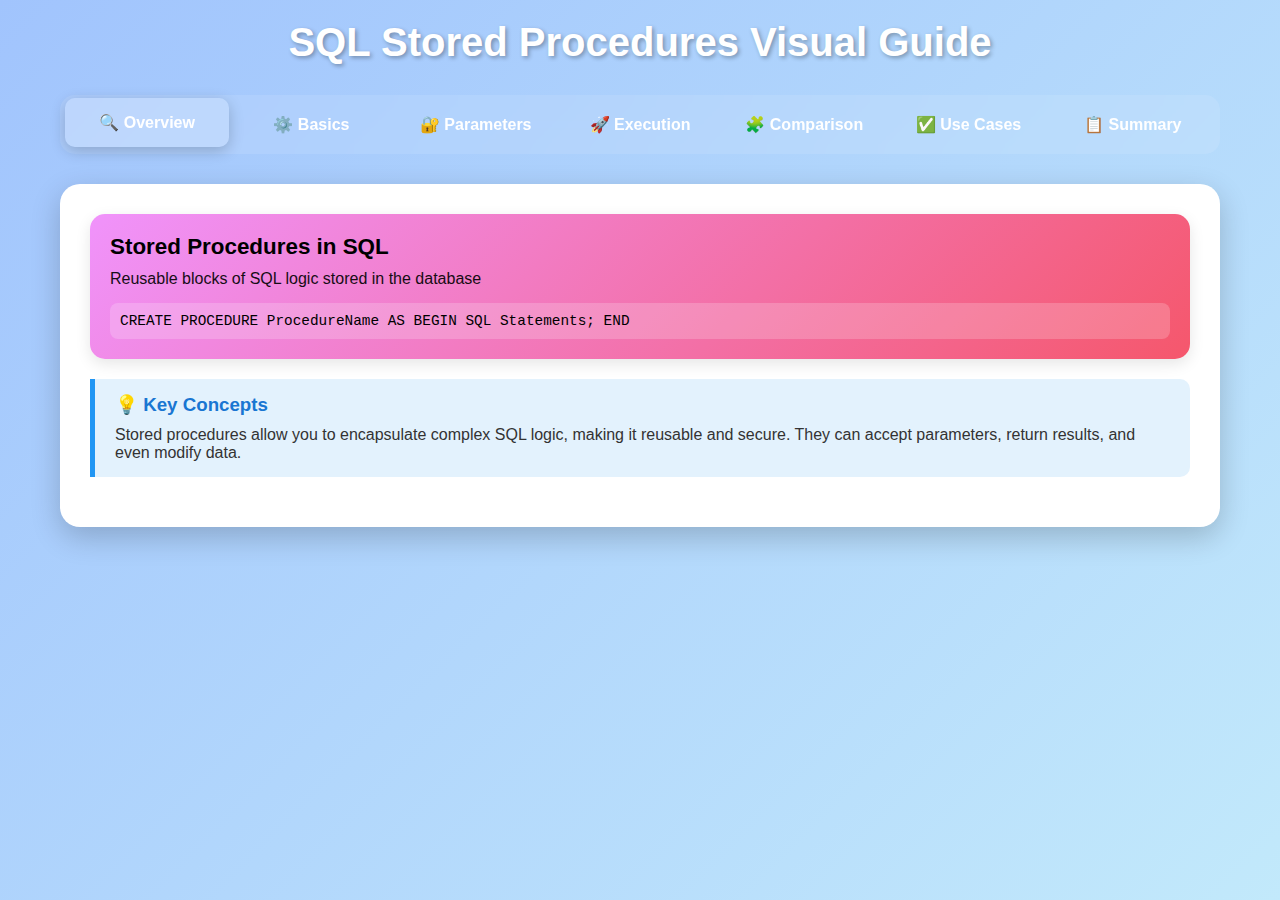
<file: pl-sql.html>
<!DOCTYPE html>
<html lang="en">
  <head>
    <meta charset="UTF-8" />
    <meta name="viewport" content="width=device-width, initial-scale=1.0" />
    <title>SQL Stored Procedures Visual Guide</title>
    <style>
      * {
        margin: 0;
        padding: 0;
        box-sizing: border-box;
      }
      body {
        font-family: "Segoe UI", Tahoma, Geneva, Verdana, sans-serif;
        background: linear-gradient(135deg, #a1c4fd 0%, #c2e9fb 100%);
        min-height: 100vh;
        color: #333;
      }

      .container {
        max-width: 1200px;
        margin: 0 auto;
        padding: 20px;
      }

      h1 {
        text-align: center;
        color: white;
        margin-bottom: 30px;
        font-size: 2.5em;
        text-shadow: 2px 2px 4px rgba(0, 0, 0, 0.3);
      }

      .tabs {
        display: flex;
        background: rgba(255, 255, 255, 0.1);
        border-radius: 15px;
        padding: 5px;
        margin-bottom: 30px;
        backdrop-filter: blur(10px);
      }

      .tab {
        flex: 1;
        padding: 15px;
        text-align: center;
        border-radius: 10px;
        cursor: pointer;
        transition: all 0.3s ease;
        color: white;
        font-weight: 600;
      }

      .tab.active {
        background: rgba(255, 255, 255, 0.2);
        transform: translateY(-2px);
        box-shadow: 0 4px 15px rgba(0, 0, 0, 0.2);
      }

      .tab-content {
        display: none;
        background: white;
        border-radius: 20px;
        padding: 30px;
        box-shadow: 0 10px 30px rgba(0, 0, 0, 0.2);
      }

      .tab-content.active {
        display: block;
        animation: slideIn 0.5s ease;
      }

      @keyframes slideIn {
        from {
          opacity: 0;
          transform: translateY(20px);
        }
        to {
          opacity: 1;
          transform: translateY(0);
        }
      }

      .function-card {
        background: linear-gradient(135deg, #f093fb 0%, #f5576c 100%);
        border-radius: 15px;
        padding: 20px;
        color: rgb(0, 0, 0);
        box-shadow: 0 5px 15px rgba(0, 0, 0, 0.1);
        transition: transform 0.3s ease;
        margin-bottom: 15px;
      }

      .function-card:hover {
        transform: translateY(-5px);
      }

      .function-name {
        font-size: 1.4em;
        font-weight: bold;
        margin-bottom: 10px;
      }

      .function-purpose {
        margin-bottom: 15px;
        opacity: 0.9;
      }

      .function-example {
        background: rgba(255, 255, 255, 0.2);
        padding: 10px;
        border-radius: 8px;
        font-family: "Courier New", monospace;
        font-size: 0.9em;
      }

      .interactive-example {
        background: #fff3cd;
        border: 2px solid #ffeaa7;
        border-radius: 15px;
        padding: 20px;
        margin: 20px 0;
      }

      .example-input {
        display: flex;
        gap: 10px;
        margin: 15px 0;
        align-items: center;
        flex-wrap: wrap;
      }

      .example-input input,
      .example-input select {
        padding: 8px 12px;
        border: 2px solid #ddd;
        border-radius: 5px;
        font-size: 1em;
      }

      .example-result {
        background: #d4edda;
        border: 2px solid #c3e6cb;
        border-radius: 8px;
        padding: 15px;
        margin-top: 15px;
        font-family: "Courier New", monospace;
        font-weight: bold;
      }

      button {
        background: linear-gradient(135deg, #667eea 0%, #764ba2 100%);
        color: white;
        border: none;
        padding: 10px 20px;
        border-radius: 8px;
        cursor: pointer;
        font-size: 1em;
        transition: transform 0.2s ease;
      }

      button:hover {
        transform: scale(1.05);
      }

      .tips {
        background: #e3f2fd;
        border-left: 5px solid #2196f3;
        padding: 15px 20px;
        margin: 20px 0;
        border-radius: 0 10px 10px 0;
      }

      .tips h3 {
        color: #1976d2;
        margin-bottom: 10px;
      }

      .summary-table {
        width: 100%;
        border-collapse: collapse;
        margin: 20px 0;
        background: white;
        box-shadow: 0 5px 15px rgba(0, 0, 0, 0.1);
        border-radius: 10px;
        overflow: hidden;
      }

      .summary-table th,
      .summary-table td {
        padding: 15px;
        text-align: left;
        border-bottom: 1px solid #ddd;
      }

      .summary-table th {
        background: linear-gradient(135deg, #667eea 0%, #764ba2 100%);
        color: white;
      }

      .summary-table tr:last-child td {
        border-bottom: none;
      }
    </style>
  </head>
  <body>
    <div class="container">
      <h1>SQL Stored Procedures Visual Guide</h1>
      <div class="tabs">
        <div class="tab active" onclick="showTab('overview')">🔍 Overview</div>
        <div class="tab" onclick="showTab('basics')">⚙️ Basics</div>
        <div class="tab" onclick="showTab('parameters')">🔐 Parameters</div>
        <div class="tab" onclick="showTab('execution')">🚀 Execution</div>
        <div class="tab" onclick="showTab('comparison')">🧩 Comparison</div>
        <div class="tab" onclick="showTab('usecases')">✅ Use Cases</div>
        <div class="tab" onclick="showTab('summary')">📋 Summary</div>
      </div>

      <!-- Overview Tab -->
      <div id="overview" class="tab-content active">
        <div class="function-card">
          <div class="function-name">Stored Procedures in SQL</div>
          <div class="function-purpose">
            Reusable blocks of SQL logic stored in the database
          </div>
          <div class="function-example">
            CREATE PROCEDURE ProcedureName AS BEGIN SQL Statements; END
          </div>
        </div>

        <div class="tips">
          <h3>💡 Key Concepts</h3>
          <p>
            Stored procedures allow you to encapsulate complex SQL logic, making
            it reusable and secure. They can accept parameters, return results,
            and even modify data.
          </p>
        </div>
      </div>

      <!-- Basics Tab -->
      <div id="basics" class="tab-content">
        <h2 style="text-align: center; margin-bottom: 30px; color: #2c3e50">
          ⚙️ Stored Procedure Basics
        </h2>

        <div class="function-card">
          <div class="function-name">Simple Stored Procedure</div>
          <div class="function-purpose">
            Create and run a basic stored procedure
          </div>
          <div class="function-example">
            -- SQL Server CREATE PROCEDURE GetCustomers AS BEGIN SELECT * FROM
            Customers; END -- Execute: EXEC GetCustomers;
          </div>
        </div>

        <div class="function-card">
          <div class="function-name">MySQL Stored Procedure</div>
          <div class="function-purpose">
            Creating procedures in MySQL requires delimiter changes
          </div>
          <div class="function-example">
            DELIMITER $$ CREATE PROCEDURE GetCustomers() BEGIN SELECT * FROM
            Customers; END$$ DELIMITER ; -- Execute: CALL GetCustomers();
          </div>
        </div>

        <div class="interactive-example">
          <h3>Try Creating a Procedure!</h3>
          <div class="example-input">
            <label>Procedure Name:</label>
            <input
              type="text"
              id="procedureName"
              value="GetEmployees"
              placeholder="Enter procedure name"
            />
            <label>SQL Statement:</label>
            <input
              type="text"
              id="procedureSql"
              value="SELECT * FROM Employees"
              placeholder="Enter SQL statement"
            />
            <button onclick="createProcedure()">Create Procedure</button>
          </div>
          <div class="example-result" id="procedureResult">
            <pre style="background: #e0e0e0; padding: 15px; border-radius: 5px">
                    Procedure created successfully!
                    Use EXEC GetEmployees; (SQL Server) or CALL GetEmployees(); (MySQL) to run it.
                    </pre
            >
          </div>
        </div>
      </div>

      <!-- Parameters Tab -->
      <div id="parameters" class="tab-content">
        <h2 style="text-align: center; margin-bottom: 30px; color: #2c3e50">
          🔐 Stored Procedures with Parameters
        </h2>

        <div class="function-card">
          <div class="function-name">Parameterized Procedure</div>
          <div class="function-purpose">
            Add flexibility with input parameters
          </div>
          <div class="function-example">
            -- SQL Server CREATE PROCEDURE GetCustomerByID @CustID INT AS BEGIN
            SELECT * FROM Customers WHERE CustomerID = @CustID; END -- Execute:
            EXEC GetCustomerByID @CustID = 5;
          </div>
        </div>

        <div class="function-card">
          <div class="function-name">MySQL Parameters</div>
          <div class="function-purpose">
            Parameters in MySQL don't use @ symbol
          </div>
          <div class="function-example">
            DELIMITER $$ CREATE PROCEDURE GetCustomerByID (CustID INT) BEGIN
            SELECT * FROM Customers WHERE CustomerID = CustID; END$$ DELIMITER ;
            -- Execute: CALL GetCustomerByID(5);
          </div>
        </div>

        <div class="interactive-example">
          <h3>Try Parameterized Procedure!</h3>
          <div class="example-input">
            <label>Procedure Name:</label>
            <input
              type="text"
              id="paramProcedureName"
              value="GetStudentByID"
              placeholder="Enter procedure name"
            />
            <label>Parameter Name:</label>
            <input
              type="text"
              id="paramName"
              value="StudentID"
              placeholder="Enter parameter name"
            />
            <label>Parameter Type:</label>
            <select id="paramType">
              <option value="INT">INT</option>
              <option value="VARCHAR">VARCHAR</option>
              <option value="FLOAT">FLOAT</option>
            </select>
            <label>SQL Statement:</label>
            <input
              type="text"
              id="paramSql"
              value="SELECT * FROM Students WHERE StudentID = @StudentID"
              placeholder="Enter SQL statement"
            />
            <button onclick="createParamProcedure()">Create Procedure</button>
          </div>
          <div class="example-result" id="paramResult">
            <pre style="background: #e0e0e0; padding: 15px; border-radius: 5px">
                    Procedure created successfully!
                    Use EXEC GetStudentByID @StudentID = 101; (SQL Server)
                    or CALL GetStudentByID(101); (MySQL) to run it.
                    </pre
            >
          </div>
        </div>
      </div>

      <!-- Execution Tab -->
      <div id="execution" class="tab-content">
        <h2 style="text-align: center; margin-bottom: 30px; color: #2c3e50">
          🚀 Executing Stored Procedures
        </h2>

        <div class="function-card">
          <div class="function-name">Executing Procedures</div>
          <div class="function-purpose">
            Run stored procedures with or without parameters
          </div>
          <div class="function-example">
            -- SQL Server EXEC ProcedureName; EXEC ProcedureName @Param = Value;
            -- MySQL CALL ProcedureName(); CALL ProcedureName(Value);
          </div>
        </div>

        <div class="interactive-example">
          <h3>Try Executing a Procedure!</h3>
          <div class="example-input">
            <label>Procedure Name:</label>
            <input
              type="text"
              id="execProcedure"
              value="GetEmployees"
              placeholder="Enter procedure name"
            />
            <label>Parameters (comma-separated):</label>
            <input
              type="text"
              id="execParams"
              value=""
              placeholder="Enter parameters if needed"
            />
            <button onclick="executeProcedure()">Execute Procedure</button>
          </div>
          <div class="example-result" id="execResult">
            <table style="width: 100%; border-collapse: collapse">
              <tr style="background: #e0e0e0">
                <th>EmployeeID</th>
                <th>Name</th>
                <th>Title</th>
              </tr>
              <tr>
                <td>1</td>
                <td>John Doe</td>
                <td>Manager</td>
              </tr>
              <tr>
                <td>2</td>
                <td>Jane Smith</td>
                <td>Developer</td>
              </tr>
            </table>
          </div>
        </div>
      </div>

      <!-- Comparison Tab -->
      <div id="comparison" class="tab-content">
        <h2 style="text-align: center; margin-bottom: 30px; color: #2c3e50">
          🧩 Stored Procedures vs Functions
        </h2>

        <table class="summary-table">
          <tr>
            <th>Feature</th>
            <th>Stored Procedure</th>
            <th>Function</th>
          </tr>
          <tr>
            <td>Return type</td>
            <td>0 or more values (via output or SELECT)</td>
            <td>Always returns 1 value</td>
          </tr>
          <tr>
            <td>Used in SELECT statements</td>
            <td>❌ No</td>
            <td>✅ Yes</td>
          </tr>
          <tr>
            <td>Called by</td>
            <td>EXEC or CALL</td>
            <td>Inside other SQL (SELECT, etc.)</td>
          </tr>
          <tr>
            <td>Best for</td>
            <td>Complex logic, multiple steps</td>
            <td>Lightweight, reusable expressions</td>
          </tr>
        </table>

        <div class="tips">
          <h3>💡 When to Use Each</h3>
          <p>
            Use stored procedures for complex operations, transactions, or when
            you need to return multiple result sets. Use functions for
            calculations or transformations that produce a single value and can
            be used in expressions.
          </p>
        </div>
      </div>

      <!-- Use Cases Tab -->
      <div id="usecases" class="tab-content">
        <h2 style="text-align: center; margin-bottom: 30px; color: #2c3e50">
          ✅ Real-Life Use Cases
        </h2>

        <div class="function-card">
          <div class="function-name">Security Enforcement</div>
          <div class="function-purpose">Restrict direct table access</div>
          <div class="function-example">
            CREATE PROCEDURE GetSecureData @UserID INT AS BEGIN SELECT Data FROM
            SecureTable WHERE UserID = @UserID AND AccessGranted = 1; END
          </div>
        </div>

        <div class="function-card">
          <div class="function-name">Report Generation</div>
          <div class="function-purpose">Bundle complex reporting logic</div>
          <div class="function-example">
            CREATE PROCEDURE GenerateSalesReport @Month INT, @Year INT AS BEGIN
            SELECT Products.ProductName, SUM(Sales.Quantity) AS TotalSold FROM
            Sales JOIN Products ON Sales.ProductID = Products.ProductID WHERE
            MONTH(SalesDate) = @Month AND YEAR(SalesDate) = @Year GROUP BY
            Products.ProductName; END
          </div>
        </div>

        <div class="interactive-example">
          <h3>Try Report Generation Procedure!</h3>
          <div class="example-input">
            <label>Month:</label>
            <input type="number" id="reportMonth" value="9" min="1" max="12" />
            <label>Year:</label>
            <input
              type="number"
              id="reportYear"
              value="2023"
              min="2000"
              max="2099"
            />
            <button onclick="generateReport()">Generate Report</button>
          </div>
          <div class="example-result" id="reportResult">
            <table style="width: 100%; border-collapse: collapse">
              <tr style="background: #e0e0e0">
                <th>Product</th>
                <th>Total Sold</th>
              </tr>
              <tr>
                <td>Widget A</td>
                <td>45</td>
              </tr>
              <tr>
                <td>Widget B</td>
                <td>32</td>
              </tr>
            </table>
          </div>
        </div>
      </div>

      <!-- Summary Tab -->
      <div id="summary" class="tab-content">
        <h2 style="text-align: center; margin-bottom: 30px; color: #2c3e50">
          📋 Summary
        </h2>
        <table class="summary-table">
          <tr>
            <th>Task</th>
            <th>SQL Server Command</th>
            <th>MySQL Command</th>
          </tr>
          <tr>
            <td>Create procedure</td>
            <td>CREATE PROCEDURE</td>
            <td>CREATE PROCEDURE with DELIMITER</td>
          </tr>
          <tr>
            <td>Call a procedure</td>
            <td>EXEC ProcedureName</td>
            <td>CALL ProcedureName()</td>
          </tr>
          <tr>
            <td>With parameters</td>
            <td>@ParamName</td>
            <td>ParamName without @</td>
          </tr>
          <tr>
            <td>Modify procedure</td>
            <td>ALTER PROCEDURE</td>
            <td>DROP then CREATE</td>
          </tr>
          <tr>
            <td>Delete procedure</td>
            <td>DROP PROCEDURE ProcedureName</td>
            <td>DROP PROCEDURE ProcedureName</td>
          </tr>
        </table>
      </div>
    </div>

    <script>
      function showTab(tabName) {
        // Hide all tab contents
        const contents = document.querySelectorAll(".tab-content");
        contents.forEach((content) => (content.style.display = "none"));

        // Remove active class from all tabs
        const tabs = document.querySelectorAll(".tab");
        tabs.forEach((tab) => tab.classList.remove("active"));

        // Show selected tab content
        document.getElementById(tabName).style.display = "block";

        // Add active class to clicked tab
        event.target.classList.add("active");
      }

      function createProcedure() {
        const name = document.getElementById("procedureName").value;
        const sql = document.getElementById("procedureSql").value;
        const result = document.getElementById("procedureResult");

        result.innerHTML = `
                <pre style="background: #e0e0e0; padding: 15px; border-radius: 5px;">
                Procedure "${name}" created successfully!
                Use EXEC ${name}; (SQL Server) or CALL ${name}; (MySQL) to run it.
                </pre>
            `;
      }

      function createParamProcedure() {
        const name = document.getElementById("paramProcedureName").value;
        const param = document.getElementById("paramName").value;
        const type = document.getElementById("paramType").value;
        const sql = document.getElementById("paramSql").value;
        const result = document.getElementById("paramResult");

        result.innerHTML = `
                <pre style="background: #e0e0e0; padding: 15px; border-radius: 5px;">
                Procedure "${name}" created successfully!
                Use EXEC ${name} @${param} = Value; (SQL Server)
                or CALL ${name}(Value); (MySQL) to run it.
                </pre>
            `;
      }

      function executeProcedure() {
        const name = document.getElementById("execProcedure").value;
        const params = document.getElementById("execParams").value;
        const result = document.getElementById("execResult");

        // Simulate procedure execution
        result.innerHTML = `
                <table style="width: 100%; border-collapse: collapse;">
                    <tr style="background: #e0e0e0;">
                        <th>EmployeeID</th>
                        <th>Name</th>
                        <th>Title</th>
                    </tr>
                    <tr>
                        <td>1</td>
                        <td>John Doe</td>
                        <td>Manager</td>
                    </tr>
                    <tr>
                        <td>2</td>
                        <td>Jane Smith</td>
                        <td>Developer</td>
                    </tr>
                </table>
            `;
      }

      function generateReport() {
        const month = document.getElementById("reportMonth").value;
        const year = document.getElementById("reportYear").value;
        const result = document.getElementById("reportResult");

        // Simulate report generation
        result.innerHTML = `
                <table style="width: 100%; border-collapse: collapse;">
                    <tr style="background: #e0e0e0;">
                        <th>Product</th>
                        <th>Total Sold</th>
                    </tr>
                    <tr>
                        <td>Widget A</td>
                        <td>45</td>
                    </tr>
                    <tr>
                        <td>Widget B</td>
                        <td>32</td>
                    </tr>
                </table>
            `;
      }

      // Initialize interactive examples
      executeProcedure();
      generateReport();
    </script>
  </body>
</html>
</file>
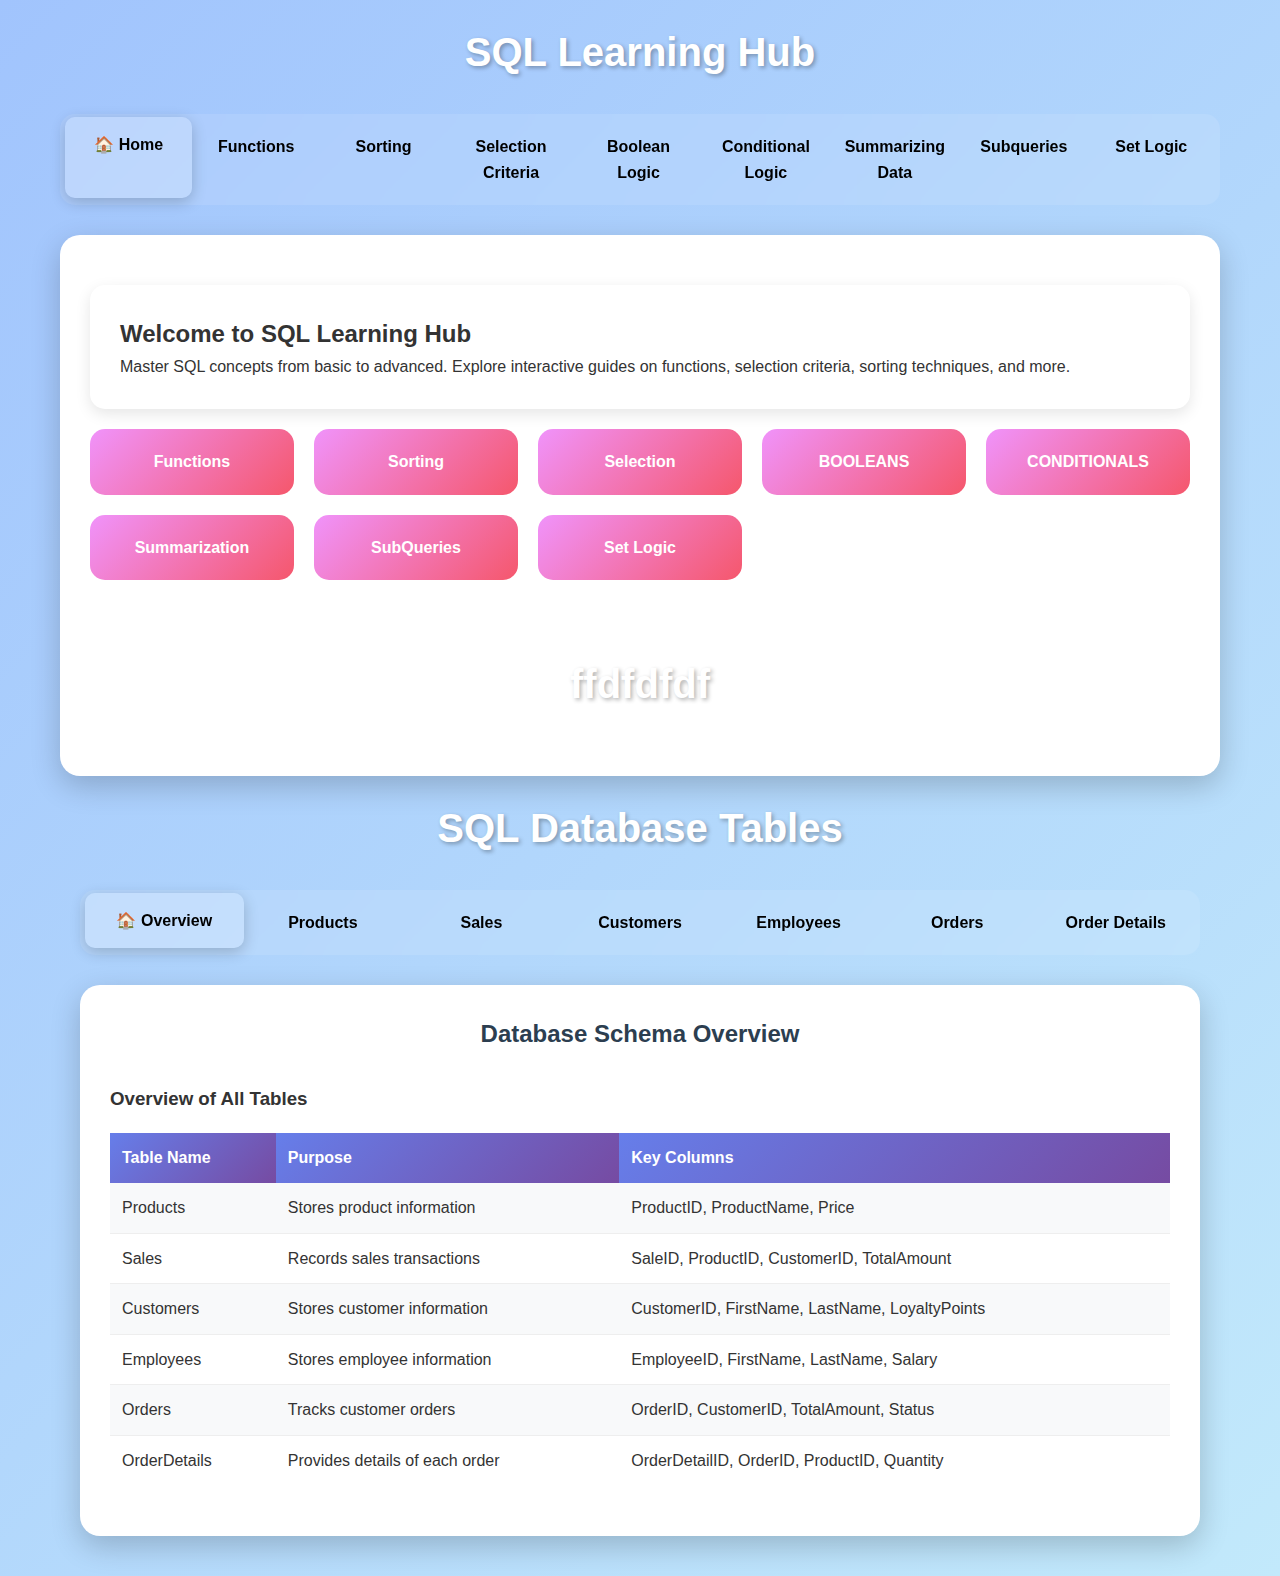
<file: practise.html>
<!DOCTYPE html>
<html lang="en">
  <head>
    <meta charset="UTF-8" />
    <meta name="viewport" content="width=device-width, initial-scale=1.0" />
    <title>SQL Learning Hub</title>
    <style>
      /* Base resets and typography */
      * {
        margin: 0;
        padding: 0;
        box-sizing: border-box;
      }
      body {
        font-family: "Segoe UI", Tahoma, Geneva, Verdana, sans-serif;
        background: linear-gradient(135deg, #a1c4fd 0%, #c2e9fb 100%);
        min-height: 100vh;
        color: #333;
        line-height: 1.6;
      }

      .container {
        max-width: 1200px;
        margin: 0 auto;
        padding: 20px;
      }

      h1 {
        text-align: center;
        color: white;
        margin-bottom: 30px;
        font-size: 2.5em;
        text-shadow: 2px 2px 4px rgba(0, 0, 0, 0.3);
      }

      /* Navbar */
      .navbar {
        background: rgba(255, 255, 255, 0.1);
        border-radius: 15px;
        padding: 5px;
        margin-bottom: 30px;
        backdrop-filter: blur(10px);
      }

      .nav-container {
        max-width: 1200px;
        margin: auto;
        display: flex;
        align-items: center;
        justify-content: space-between;
        padding: 0.75rem 0;
      }

      .logo {
        font-size: 1.5rem;
        font-weight: bold;
        color: white;
        text-decoration: none;
      }

      .nav-menu {
        display: flex;
        list-style: none;
        gap: 1rem;
      }

      .nav-menu li a {
        text-decoration: none;
        color: white;
        padding: 0.5rem;
        transition: color 0.2s;
      }

      .nav-menu li a:hover {
        color: #0073e6;
      }

      /* Hero */
      .hero {
        text-align: center;
        margin-bottom: 30px;
      }

      .hero-card {
        background: white;
        border-radius: 15px;
        padding: 30px;
        box-shadow: 0 5px 15px rgba(0, 0, 0, 0.1);
        margin: 20px 0;
      }

      /* Topics Grid */
      .topics-grid {
        display: grid;
        grid-template-columns: repeat(auto-fit, minmax(200px, 1fr));
        gap: 20px;
        margin: 20px 0;
      }

      .topic-btn {
        background: linear-gradient(135deg, #f093fb 0%, #f5576c 100%);
        border-radius: 15px;
        padding: 20px;
        color: white;
        text-decoration: none;
        display: block;
        transition: transform 0.3s ease;
        text-align: center;
        font-weight: bold;
      }

      .topic-btn:hover {
        transform: translateY(-5px);
      }

      /* Tabs */
      .tabs {
        display: flex;
        background: rgba(255, 255, 255, 0.1);
        border-radius: 15px;
        padding: 5px;
        margin-bottom: 30px;
        backdrop-filter: blur(10px);
      }

      .tab {
        flex: 1;
        padding: 15px;
        text-align: center;
        border-radius: 10px;
        cursor: pointer;
        transition: all 0.3s ease;
        color: black;
        font-weight: 600;
      }

      .tab.active {
        background: rgba(255, 255, 255, 0.2);
        transform: translateY(-2px);
        box-shadow: 0 4px 15px rgba(0, 0, 0, 0.2);
      }

      .tab-content {
        display: none;
        background: white;
        border-radius: 20px;
        padding: 30px;
        box-shadow: 0 10px 30px rgba(0, 0, 0, 0.2);
      }

      .tab-content.active {
        display: block;
        animation: slideIn 0.5s ease;
      }

      @keyframes slideIn {
        from {
          opacity: 0;
          transform: translateY(20px);
        }
        to {
          opacity: 1;
          transform: translateY(0);
        }
      }

      /* Query Card */
      .query-card {
        background: linear-gradient(135deg, #f093fb 0%, #f5576c 100%);
        border-radius: 15px;
        padding: 20px;
        color: black;
        box-shadow: 0 5px 15px rgba(0, 0, 0, 0.1);
        transition: transform 0.3s ease;
        margin-bottom: 15px;
      }

      .query-card:hover {
        transform: translateY(-5px);
      }

      .query-name {
        font-size: 1.4em;
        font-weight: bold;
        margin-bottom: 10px;
      }

      .query-purpose {
        margin-bottom: 15px;
        opacity: 0.9;
      }

      .query-example {
        background: rgba(255, 255, 255, 0.2);
        padding: 10px;
        border-radius: 8px;
        font-family: "Courier New", monospace;
        font-size: 0.9em;
      }

      /* Database Table */
      .db-table-container {
        background: black;
        border-radius: 15px;
        padding: 20px;
        margin: 20px 0;
        box-shadow: 0 5px 15px rgba(0, 0, 0, 0.1);
      }

      .db-table {
        width: 100%;
        border-collapse: collapse;
        margin: 20px 0;
      }

      .db-table th {
        background: linear-gradient(135deg, #667eea 0%, #764ba2 100%);
        color: white;
        padding: 12px;
        text-align: left;
      }

      .db-table td {
        padding: 12px;
        border-bottom: 1px solid #eee;
      }

      .db-table tr:last-child td {
        border-bottom: none;
      }

      .db-table tr:nth-child(even) {
        background-color: #f8f9fa;
      }

      .db-table tr:hover {
        background-color: #e8f4ff;
      }

      /* Responsive */
      @media (max-width: 768px) {
        .nav-menu {
          flex-direction: column;
        }

        .tabs {
          flex-wrap: wrap;
        }
      }
    </style>
  </head>
  <body>
    <div class="container">
      <h1>SQL Learning Hub</h1>
      <div class="tabs">
        <div class="tab active" onclick="showTab('home')">🏠 Home</div>
        <div class="tab" onclick="showTab('functions')">Functions</div>
        <div class="tab" onclick="showTab('sorting')">Sorting</div>
        <div class="tab" onclick="showTab('selection')">Selection Criteria</div>
        <div class="tab" onclick="showTab('boolean')">Boolean Logic</div>
        <div class="tab" onclick="showTab('conditional')">
          Conditional Logic
        </div>
        <div class="tab" onclick="showTab('summarizing')">Summarizing Data</div>
        <div class="tab" onclick="showTab('subqueries')">Subqueries</div>
        <div class="tab" onclick="showTab('setlogic')">Set Logic</div>
      </div>

      <div id="home" class="tab-content active">
        <div class="hero-card">
          <h2>Welcome to SQL Learning Hub</h2>
          <p>
            Master SQL concepts from basic to advanced. Explore interactive
            guides on functions, selection criteria, sorting techniques, and
            more.
          </p>
        </div>

        <div class="topics-grid">
          <a href="#functions" class="topic-btn" onclick="showTab('functions')"
            >Functions</a
          >
          <a href="#sorting" class="topic-btn" onclick="showTab('sorting')"
            >Sorting</a
          >
          <a href="#selection" class="topic-btn" onclick="showTab('selection')"
            >Selection</a
          >
          <a href="#boolean" class="topic-btn" onclick="showTab('boolean')"
            >BOOLEANS</a
          >
          <a
            href="#conditional"
            class="topic-btn"
            onclick="showTab('conditional')"
            >CONDITIONALS</a
          >
          <a
            href="#summarizing"
            class="topic-btn"
            onclick="showTab('summarizing')"
            >Summarization</a
          >
          <a
            href="#subqueries"
            class="topic-btn"
            onclick="showTab('subqueries')"
            >SubQueries</a
          >
          <a href="#setlogic" class="topic-btn" onclick="showTab('setlogic')"
            >Set Logic</a
          >
        </div>

        <br />
        <br />
        <h1>ffdfdfdf</h1>
      </div>

      <div class="container">
        <h1>SQL Database Tables</h1>

        <div class="tabs">
          <div class="tab active" onclick="showTab('overview')">
            🏠 Overview
          </div>
          <div class="tab" onclick="showTab('products')">Products</div>
          <div class="tab" onclick="showTab('sales')">Sales</div>
          <div class="tab" onclick="showTab('customers')">Customers</div>
          <div class="tab" onclick="showTab('employees')">Employees</div>
          <div class="tab" onclick="showTab('orders')">Orders</div>
          <div class="tab" onclick="showTab('orderdetails')">Order Details</div>
        </div>

        <!-- Overview Tab -->
        <div id="overview" class="tab-content active">
          <h2 style="text-align: center; margin-bottom: 30px; color: #2c3e50">
            Database Schema Overview
          </h2>

          <div class="table-container">
            <h3 class="table-title">Overview of All Tables</h3>
            <table class="db-table">
              <tr>
                <th>Table Name</th>
                <th>Purpose</th>
                <th>Key Columns</th>
              </tr>
              <tr>
                <td>Products</td>
                <td>Stores product information</td>
                <td>ProductID, ProductName, Price</td>
              </tr>
              <tr>
                <td>Sales</td>
                <td>Records sales transactions</td>
                <td>SaleID, ProductID, CustomerID, TotalAmount</td>
              </tr>
              <tr>
                <td>Customers</td>
                <td>Stores customer information</td>
                <td>CustomerID, FirstName, LastName, LoyaltyPoints</td>
              </tr>
              <tr>
                <td>Employees</td>
                <td>Stores employee information</td>
                <td>EmployeeID, FirstName, LastName, Salary</td>
              </tr>
              <tr>
                <td>Orders</td>
                <td>Tracks customer orders</td>
                <td>OrderID, CustomerID, TotalAmount, Status</td>
              </tr>
              <tr>
                <td>OrderDetails</td>
                <td>Provides details of each order</td>
                <td>OrderDetailID, OrderID, ProductID, Quantity</td>
              </tr>
            </table>
          </div>
        </div>

        <!-- Products Table -->
        <div id="products" class="tab-content">
          <h2 style="text-align: center; margin-bottom: 30px; color: #2c3e50">
            Products Table
          </h2>

          <div class="table-container">
            <table class="db-table">
              <tr>
                <th>ProductID</th>
                <th>ProductName</th>
                <th>Category</th>
                <th>Price</th>
                <th>StockQuantity</th>
                <th>LastUpdated</th>
              </tr>
              <tr>
                <td>1</td>
                <td>Laptop</td>
                <td>Electronics</td>
                <td>999.99</td>
                <td>10</td>
                <td>2023-10-05</td>
              </tr>
              <tr>
                <td>2</td>
                <td>Smartphone</td>
                <td>Electronics</td>
                <td>699.99</td>
                <td>15</td>
                <td>2023-10-06</td>
              </tr>
              <tr>
                <td>3</td>
                <td>Coffee Maker</td>
                <td>Appliances</td>
                <td>49.99</td>
                <td>20</td>
                <td>2023-10-07</td>
              </tr>
              <tr>
                <td>4</td>
                <td>Blender</td>
                <td>Appliances</td>
                <td>29.99</td>
                <td>5</td>
                <td>2023-10-08</td>
              </tr>
              <tr>
                <td>5</td>
                <td>Toaster</td>
                <td>Appliances</td>
                <td>19.99</td>
                <td>30</td>
                <td>2023-10-09</td>
              </tr>
            </table>
          </div>
        </div>

        <!-- Sales Table -->
        <div id="sales" class="tab-content">
          <h2 style="text-align: center; margin-bottom: 30px; color: #2c3e50">
            Sales Table
          </h2>

          <div class="table-container">
            <table class="db-table">
              <tr>
                <th>SaleID</th>
                <th>ProductID</th>
                <th>CustomerID</th>
                <th>SaleDate</th>
                <th>Quantity</th>
                <th>TotalAmount</th>
              </tr>
              <tr>
                <td>1</td>
                <td>1</td>
                <td>101</td>
                <td>2023-10-01</td>
                <td>2</td>
                <td>1999.98</td>
              </tr>
              <tr>
                <td>2</td>
                <td>2</td>
                <td>102</td>
                <td>2023-10-02</td>
                <td>1</td>
                <td>699.99</td>
              </tr>
              <tr>
                <td>3</td>
                <td>3</td>
                <td>101</td>
                <td>2023-10-03</td>
                <td>3</td>
                <td>149.97</td>
              </tr>
              <tr>
                <td>4</td>
                <td>4</td>
                <td>103</td>
                <td>2023-10-04</td>
                <td>1</td>
                <td>29.99</td>
              </tr>
              <tr>
                <td>5</td>
                <td>5</td>
                <td>102</td>
                <td>2023-10-05</td>
                <td>2</td>
                <td>39.98</td>
              </tr>
            </table>
          </div>
        </div>

        <!-- Customers Table -->
        <div id="customers" class="tab-content">
          <h2 style="text-align: center; margin-bottom: 30px; color: #2c3e50">
            Customers Table
          </h2>

          <div class="table-container">
            <table class="db-table">
              <tr>
                <th>CustomerID</th>
                <th>FirstName</th>
                <th>LastName</th>
                <th>Email</th>
                <th>RegistrationDate</th>
                <th>LoyaltyPoints</th>
              </tr>
              <tr>
                <td>101</td>
                <td>John</td>
                <td>Doe</td>
                <td>john.doe@example.com</td>
                <td>2022-01-15</td>
                <td>500</td>
              </tr>
              <tr>
                <td>102</td>
                <td>Jane</td>
                <td>Smith</td>
                <td>jane.smith@example.com</td>
                <td>2022-02-20</td>
                <td>800</td>
              </tr>
              <tr>
                <td>103</td>
                <td>Bob</td>
                <td>Johnson</td>
                <td>bob.johnson@example.com</td>
                <td>2022-03-10</td>
                <td>300</td>
              </tr>
            </table>
          </div>
        </div>

        <!-- Employees Table -->
        <div id="employees" class="tab-content">
          <h2 style="text-align: center; margin-bottom: 30px; color: #2c3e50">
            Employees Table
          </h2>

          <div class="table-container">
            <table class="db-table">
              <tr>
                <th>EmployeeID</th>
                <th>FirstName</th>
                <th>LastName</th>
                <th>JobTitle</th>
                <th>HireDate</th>
                <th>Salary</th>
                <th>Department</th>
              </tr>
              <tr>
                <td>1</td>
                <td>Alice</td>
                <td>Brown</td>
                <td>Manager</td>
                <td>2020-05-01</td>
                <td>75000.00</td>
                <td>Sales</td>
              </tr>
              <tr>
                <td>2</td>
                <td>Mike</td>
                <td>Davis</td>
                <td>Developer</td>
                <td>2021-03-15</td>
                <td>85000.00</td>
                <td>IT</td>
              </tr>
              <tr>
                <td>3</td>
                <td>Sarah</td>
                <td>Wilson</td>
                <td>Analyst</td>
                <td>2022-01-10</td>
                <td>65000.00</td>
                <td>Finance</td>
              </tr>
            </table>
          </div>
        </div>

        <!-- Orders Table -->
        <div id="orders" class="tab-content">
          <h2 style="text-align: center; margin-bottom: 30px; color: #2c3e50">
            Orders Table
          </h2>

          <div class="table-container">
            <table class="db-table">
              <tr>
                <th>OrderID</th>
                <th>CustomerID</th>
                <th>OrderDate</th>
                <th>TotalAmount</th>
                <th>Status</th>
              </tr>
              <tr>
                <td>1001</td>
                <td>101</td>
                <td>2023-09-01</td>
                <td>1999.98</td>
                <td>Shipped</td>
              </tr>
              <tr>
                <td>1002</td>
                <td>102</td>
                <td>2023-09-02</td>
                <td>699.99</td>
                <td>Shipped</td>
              </tr>
              <tr>
                <td>1003</td>
                <td>101</td>
                <td>2023-09-03</td>
                <td>149.97</td>
                <td>Processing</td>
              </tr>
              <tr>
                <td>1004</td>
                <td>103</td>
                <td>2023-09-10</td>
                <td>29.99</td>
                <td>Shipped</td>
              </tr>
              <tr>
                <td>1005</td>
                <td>102</td>
                <td>2023-09-15</td>
                <td>39.98</td>
                <td>Cancelled</td>
              </tr>
            </table>
          </div>
        </div>

        <!-- Order Details Table -->
        <div id="orderdetails" class="tab-content">
          <h2 style="text-align: center; margin-bottom: 30px; color: #2c3e50">
            Order Details Table
          </h2>

          <div class="table-container">
            <table class="db-table">
              <tr>
                <th>OrderDetailID</th>
                <th>OrderID</th>
                <th>ProductID</th>
                <th>Quantity</th>
                <th>UnitPrice</th>
              </tr>
              <tr>
                <td>1</td>
                <td>1001</td>
                <td>1</td>
                <td>2</td>
                <td>999.99</td>
              </tr>
              <tr>
                <td>2</td>
                <td>1002</td>
                <td>2</td>
                <td>1</td>
                <td>699.99</td>
              </tr>
              <tr>
                <td>3</td>
                <td>1003</td>
                <td>3</td>
                <td>3</td>
                <td>49.99</td>
              </tr>
              <tr>
                <td>4</td>
                <td>1004</td>
                <td>4</td>
                <td>1</td>
                <td>29.99</td>
              </tr>
              <tr>
                <td>5</td>
                <td>1005</td>
                <td>5</td>
                <td>2</td>
                <td>19.99</td>
              </tr>
            </table>
          </div>
        </div>
      </div>

      <div id="functions" class="tab-content">
        <h2 style="text-align: center; margin-bottom: 30px; color: #2c3e50">
          Functions
        </h2>

        <div class="query-card">
          <div class="query-name">Definition of a Function</div>
          <div class="query-purpose">
            A function is a predefined rule that takes input values and returns
            a result.
          </div>
          <div class="query-example">
            <b>LEFT function</b><br />
            SELECT LEFT('sunlight',3) AS ShortString; <br /><i>Returns "sun"</i
            ><br />
            <br />

            <b>RIGHT function</b><br />
            SELECT RIGHT('sunlight',5) AS ShortString; <br /><i
              >Returns "light"</i
            ><br />
            <br />

            <b>STARSUBSTRING function</b><br />
            SELECT SUBSTRING('thewhitegoat',4,5) AS Result; <br /><i
              >Returns "white"</i
            ><br />
            <br />

            <b>LTRIM function</b><br />
            SELECT LTRIM(' apple') AS TrimmedString; <br /><i>Returns "apple"</i
            ><br />
            <br />

            <b>RTRIM function</b><br />
            SELECT RTRIM('hello ') AS TrimmedString; <br /><i>Returns "hello"</i
            ><br />
            <br />

            <b>UPPER function</b><br />
            SELECT UPPER('Abraham') AS Result; <br /><i>Returns "ABRAHAM"</i
            ><br />
            <br />

            <b>LOWER function</b><br />
            SELECT LOWER('LINCOLN') AS Result; <br /><i>Returns "lincoln"</i
            ><br />
            <br />
          </div>
        </div>

        <div class="query-card">
          <div class="query-name">Scalar vs. Aggregate Functions</div>
          <div class="query-purpose">
            Scalar functions operate on a single row, while aggregate functions
            operate on multiple rows.
          </div>
          <div class="query-example">
            <b>Scalar function example</b><br />
            SELECT ProductID, LEFT(ProductName, 3) AS ShortName FROM Products;
            <br /><i>-- Returns the first 3 characters of ProductName</i><br />
            <br />

            <b>Aggregate function example</b><br />
            SELECT Category, COUNT(*) AS ProductCount FROM Products GROUP BY
            Category; <br /><i
              >-- Returns the count of products in each category</i
            ><br />
            <br />
          </div>
        </div>

        <div class="query-card">
          <div class="query-name">Character (String) Functions</div>
          <div class="query-purpose">
            Functions that manipulate string data.
          </div>
          <div class="query-example">
            SELECT ProductID, UPPER(ProductName) <br />AS ProductNameUpper FROM
            Products;
          </div>
        </div>

        <div class="query-card">
          <div class="query-name">Date & Time Functions</div>
          <div class="query-purpose">
            Functions that manipulate date and time data.
          </div>
          <div class="query-example">
            <b>GETDATE() function</b><br />
            SELECT GETDATE(); <br /><i>Returns current date and time</i><br />
            <br />

            <b>DATEPART function</b><br />
            SELECT DATEPART(month, '2025-06-18') AS MonthPart; <br /><i
              >Returns 6</i
            ><br />
            <br />

            <b>DATEDIFF function</b><br />
            SELECT DATEDIFF(day, '2025-06-01', '2025-06-18') AS DayDifference;
            <br /><i>Returns 17</i><br />
            <br />
          </div>
        </div>

        <div class="query-card">
          <div class="query-name">Numeric (Mathematical) Functions</div>
          <div class="query-purpose">
            Functions that perform mathematical operations.
          </div>
          <div class="query-example">
            <b>ROUND function</b><br />
            SELECT ROUND(712.863, 2) AS RoundedValue; <br /><i
              >-- Returns 712.86</i
            ><br />
            <br />

            <b>PI function</b><br />
            SELECT PI() AS PiValue; <br /><i
              >-- Returns approximately 3.14159265358979</i
            ><br />
            <br />

            <b>POWER function</b><br />
            SELECT POWER(5, 2) AS PowerResult; <br /><i>-- Returns 25</i><br />
            SELECT POWER(25, 0.5) AS SquareRoot; <br /><i>-- Returns 5</i><br />
            <br />
          </div>
        </div>

        <div class="query-card">
          <div class="query-name">Conversion Functions</div>
          <div class="query-purpose">
            Functions that convert data from one type to another.
          </div>
          <div class="query-example">
            SELECT ProductID, ProductName,<br />
            CAST(Price AS INT) AS IntegerPrice<br />
            FROM Products;
          </div>
        </div>

        <div class="query-card">
          <div class="query-name">NULL-handling Functions</div>
          <div class="query-purpose">
            Functions that handle NULL values in data.
          </div>
          <div class="query-example">
            SELECT ProductID, ProductName,<br />
            ISNULL(StockQuantity, 0) AS StockQuantity<br />
            FROM Products;
          </div>
        </div>

        <div class="query-card">
          <div class="query-name">Composite Functions</div>
          <div class="query-purpose">
            Functions that combine multiple functions.
          </div>
          <div class="query-example">
            SELECT ProductID,<br />
            UPPER(LTRIM(RTRIM(ProductName))) AS CleanProductName<br />
            FROM Products;
          </div>
        </div>
      </div>

      <div id="sorting" class="tab-content">
        <h2 style="text-align: center; margin-bottom: 30px; color: #2c3e50">
          Chapter 5: Sorting Data
        </h2>

        <div class="query-card">
          <div class="query-name">Importance of Sorting</div>
          <div class="query-purpose">
            Sorting helps organize data for better readability and analysis.
          </div>
          <div class="query-example">
            <b>SELECT</b> ProductID, ProductName, Price <br />
            <b>FROM</b> Products <br />
            <b>ORDER BY</b> Price ASC; <br />
            <i>-- Returns products sorted by price in ascending order</i><br />
            <br /><br />

            <i><b>Result:</b></i
            ><br />
            5 | Toaster | 19.99<br />
            4 | Blender | 29.99<br />
            3 | Coffee Maker | 49.99<br />
            2 | Smartphone | 699.99<br />
            1 | Laptop | 999.99<br />
          </div>
        </div>

        <div class="query-card">
          <div class="query-name">SQL's ORDER BY Clause</div>
          <div class="query-purpose">
            Sorts query results based on specified columns.
          </div>
          <div class="query-example">
            SELECT ProductID, ProductName, Price <br />FROM Products ORDER BY
            Price ASC;
          </div>
        </div>

        <div class="query-card">
          <div class="query-name">Types of Sorting</div>
          <div class="query-purpose">
            Different methods to sort data in SQL.
          </div>
          <div class="query-example">
            <b>Ascending order</b><br />
            SELECT CustomerID, FirstName, LastName,<br />
            LoyaltyPoints<br />
            FROM Customers<br />
            ORDER BY LoyaltyPoints ASC;<br />
            <i>-- Orders results by LoyaltyPoints in ascending order</i><br />

            <i><b>Result:</b></i
            ><br />
            103 | Bob | Johnson | 300<br />
            101 | John | Doe | 500<br />
            102 | Jane | Smith | 800<br /><br /><br />

            <b>Descending order</b><br />
            SELECT SaleID, ProductID, TotalAmount<br />
            FROM Sales<br />
            ORDER BY TotalAmount DESC;<br />
            <i>-- Orders results by TotalAmount in descending order</i><br />

            <i><b>Result:</b></i
            ><br />
            1 | 1 | 1999.98<br />
            2 | 2 | 699.99<br />
            3 | 3 | 149.97<br />
            5 | 5 | 39.98<br />
            4 | 4 | 29.99<br />
            <br /><br />

            <b>Sorting by multiple columns</b><br />
            SELECT OrderID, CustomerID, OrderDate, Status<br />
            FROM Orders<br />
            ORDER BY Status, OrderDate;<br />
            <i>-- Orders results by Status and then by OrderDate</i><br />

            <i><b>Result:</b></i
            ><br />
            1005 | 102 | 2023-09-15 | Cancelled<br />
            1003 | 101 | 2023-09-03 | Processing<br />
            1001 | 101 | 2023-09-01 | Shipped<br />
            1002 | 102 | 2023-09-02 | Shipped<br />
            1004 | 103 | 2023-09-10 | Shipped<br />
            <br /><br />

            <b>Sorting by calculated fields</b><br />
            SELECT ProductID, ProductName, LEN(ProductName) AS NameLength<br />
            FROM Products<br />
            ORDER BY NameLength;<br />
            <i>-- Orders results by the length of ProductName</i><br />

            <i><b>Result:</b></i
            ><br />
            5 | Toaster | 7<br />
            4 | Blender | 7<br />
            3 | Coffee Maker | 12<br />
            2 | Smartphone | 11<br />
            1 | Laptop | 6<br />
            <br /><br />

            <b>Sorting and data type behavior</b><br />
            SELECT ProductID, ProductName, Category, Price<br />
            FROM Products<br />
            ORDER BY Category, Price;<br />
            <i>-- Orders results by Category and then by Price</i><br />

            <i><b>Result:</b></i
            ><br />
            3 | Coffee Maker | Appliances | 49.99<br />
            4 | Blender | Appliances | 29.99<br />
            5 | Toaster | Appliances | 19.99<br />
            1 | Laptop | Electronics | 999.99<br />
            2 | Smartphone | Electronics | 699.99<br />
            <br /><br />

            <b>NULL values in sorting</b><br />
            SELECT EmployeeID, FirstName, LastName, Salary<br />
            FROM Employees<br />
            ORDER BY Salary;<br />
            <i
              >-- Orders results by Salary, with NULL values typically appearing
              last</i
            ><br />

            <i><b>Result:</b></i
            ><br />
            3 | Sarah | Wilson | 65000<br />
            1 | Alice | Brown | 75000<br />
            2 | Mike | Davis | 85000<br />
            <br /><br />
          </div>
        </div>
      </div>

      <div id="selection" class="tab-content">
        <h2 style="text-align: center; margin-bottom: 30px; color: #2c3e50">
          Chapter 6: Selection Criteria
        </h2>

        <div class="query-card">
          <div class="query-name">Basic Selection with WHERE</div>
          <div class="query-purpose">Filter rows based on conditions.</div>
          <div class="query-example">
            SELECT ProductID, ProductName, Price<br />
            FROM Products<br />
            WHERE Price > 100;<br />
            <i>-- Returns products with a price greater than 100</i><br />

            <i><b>Result:</b></i
            ><br />
            1 | Laptop | 999.99<br />
            2 | Smartphone | 699.99<br />
          </div>
        </div>

        <div class="query-card">
          <div class="query-name">Basic WHERE Operators</div>
          <div class="query-purpose">Use operators to specify conditions.</div>
          <div class="query-example">
            SELECT CustomerID, FirstName, LastName, RegistrationDate<br />
            FROM Customers<br />
            WHERE RegistrationDate > '2022-01-01';<br />
            <i>-- Returns customers who registered after January 1, 2022</i
            ><br />

            <i><b>Result:</b></i
            ><br />
            101 | John | Doe | 2022-01-15<br />
            102 | Jane | Smith | 2022-02-20<br />
            103 | Bob | Johnson | 2022-03-10<br />
          </div>
        </div>

        <div class="query-card">
          <div class="query-name">Pattern Matching with LIKE</div>
          <div class="query-purpose">Search for patterns in string data.</div>
          <div class="query-example">
            SELECT ProductID, ProductName<br />
            FROM Products<br />
            WHERE ProductName LIKE 'L%';<br />
            <i>-- Returns products whose names start with the letter 'L'</i
            ><br />
            <br /><br />

            <i><b>Result:</b></i
            ><br />
            1 | Laptop<br />
            2 | Smartphone<br />
          </div>
        </div>

        <div class="query-card">
          <div class="query-name">Limiting Rows</div>
          <div class="query-purpose">Restrict the number of rows returned.</div>
          <div class="query-example">
            -- SQL Server<br />
            SELECT TOP 3 CustomerID, FirstName, LastName, LoyaltyPoints<br />
            FROM Customers<br />
            ORDER BY LoyaltyPoints DESC;<br />
            <i>-- Returns the top 3 customers with the highest LoyaltyPoints</i
            ><br />
            <br /><br />

            -- MySQL<br />
            SELECT CustomerID, FirstName, LastName, LoyaltyPoints<br />
            FROM Customers<br />
            ORDER BY LoyaltyPoints DESC<br />
            LIMIT 3;<br />
            <i>-- Returns the top 3 customers with the highest LoyaltyPoints</i
            ><br />
            <br /><br />

            -- Oracle<br />
            SELECT CustomerID, FirstName, LastName, LoyaltyPoints<br />
            FROM Customers<br />
            WHERE ROWNUM <= 3<br />
            ORDER BY LoyaltyPoints DESC;<br />
            <i>-- Returns the top 3 customers with the highest LoyaltyPoints</i
            ><br />
            <br /><br />

            <i><b>Result:</b></i
            ><br />
            102 | Jane | Smith | 800<br />
            101 | John | Doe | 500<br />
            103 | Bob | Johnson | 300<br />
          </div>
        </div>

        <div class="query-card">
          <div class="query-name">Advanced Logical Selection</div>
          <div class="query-purpose">
            Combine multiple conditions for complex filtering.
          </div>
          <div class="query-example">
            SELECT SaleID, ProductID, Quantity, TotalAmount<br />
            FROM Sales<br />
            WHERE Quantity BETWEEN 1 AND 5<br />
            AND TotalAmount > 100;<br />
            <i
              >-- Returns sales with Quantity between 1 and 5 and TotalAmount
              greater than 100</i
            ><br />
            <br /><br />

            <i><b>Result:</b></i
            ><br />
            1 | 1 | 2 | 1999.98<br />
            2 | 2 | 1 | 699.99<br />
            3 | 3 | 3 | 149.97<br />
          </div>
        </div>
      </div>

      <div id="boolean" class="tab-content">
        <h2 style="text-align: center; margin-bottom: 30px; color: #2c3e50">
          Chapter 7: Boolean Logic
        </h2>

        <div class="query-card">
          <div class="query-name">Basic Boolean Operators</div>
          <div class="query-purpose">
            Combine conditions using AND, OR, and NOT.
          </div>
          <div class="query-example">
            <b>AND operator</b><br />
            SELECT CustomerID, FirstName, LastName, LoyaltyPoints,
            RegistrationDate<br />
            FROM Customers<br />
            WHERE RegistrationDate > '2022-01-01'<br />
            AND LoyaltyPoints > 400;<br />
            <i
              >-- Returns customers who registered after January 1, 2022 and
              have more than 400 LoyaltyPoints</i
            ><br />

            <i><b>Result:</b></i
            ><br />
            101 | John | Doe | 500 | 2022-01-15<br />
            102 | Jane | Smith | 800 | 2022-02-20<br />

            <br /><br />

            <b>OR operator</b><br />
            SELECT CustomerID, FirstName, LastName, LoyaltyPoints,
            RegistrationDate<br />
            FROM Customers<br />
            WHERE LoyaltyPoints > 700<br />
            OR RegistrationDate < '2022-01-01';<br />
            <i
              >-- Returns customers who have more than 700 LoyaltyPoints or
              registered before January 1, 2022</i
            ><br />

            <i><b>Result:</b></i
            ><br />
            102 | Jane | Smith | 800 | 2022-02-20<br />
            <br /><br />

            <b>NOT operator</b><br />
            SELECT CustomerID, FirstName, LastName<br />
            FROM Customers<br />
            WHERE CustomerID NOT IN (SELECT CustomerID FROM Sales);<br />
            <i>-- Returns customers who have not made any sales</i><br />

            <i><b>Result:</b></i
            ><br />
            103 | Bob | Johnson<br />
          </div>
        </div>

        <div class="query-card">
          <div class="query-name">Parentheses for Operator Precedence</div>
          <div class="query-purpose">
            Control the order of operations in complex conditions.
          </div>
          <div class="query-example">
            SELECT CustomerID, FirstName, LastName<br />
            FROM Customers<br />
            WHERE CustomerID IN (<br />
            SELECT CustomerID<br />
            FROM Sales<br />
            WHERE (ProductID = 1 OR ProductID = 2)<br />
            AND TotalAmount > 500<br />
            );<br />
            <i
              >-- Returns customers who have made sales of ProductID 1 or 2 with
              a TotalAmount greater than 500</i
            ><br />
            <br /><br />

            <i><b>Result:</b></i
            ><br />
            101 | John | Doe<br />
          </div>
        </div>

        <div class="query-card">
          <div class="query-name">Special Boolean Tools</div>
          <div class="query-purpose">
            Use BETWEEN, IN, and handle NULL values.
          </div>
          <div class="query-example">
            <b>BETWEEN operator</b><br />
            SELECT OrderID, CustomerID, OrderDate<br />
            FROM Orders<br />
            WHERE OrderDate BETWEEN '2023-09-01' AND '2023-09-15';<br />
            <i
              >-- Returns orders placed between September 1, 2023 and September
              15, 2023</i
            ><br />
            <i><b>Result:</b></i
            ><br />
            1001 | 101 | 2023-09-01<br />
            1002 | 102 | 2023-09-02<br />
            1003 | 101 | 2023-09-03<br />
            1004 | 103 | 2023-09-10<br />
            1005 | 102 | 2023-09-15<br />
            <br /><br />

            <b>IN operator</b><br />
            SELECT ProductID, ProductName, Category<br />
            FROM Products<br />
            WHERE Category IN ('Electronics', 'Appliances');<br />
            <i
              >-- Returns products in the Electronics or Appliances
              categories</i
            ><br />
            <i><b>Result:</b></i
            ><br />
            1 | Laptop | Electronics<br />
            2 | Smartphone | Electronics<br />
            3 | Coffee Maker | Appliances<br />
            4 | Blender | Appliances<br />
            5 | Toaster | Appliances<br />
            <br /><br />

            <b>Handling NULL values</b><br />
            SELECT EmployeeID, FirstName, LastName, Salary, Department<br />
            FROM Employees<br />
            WHERE Salary IS NOT NULL<br />
            AND Department = 'Sales';<br />
            <i
              >-- Returns employees in the Sales department with a non-null
              salary</i
            ><br />

            <i><b>Result:</b></i
            ><br />
            1 | Alice | Brown | 75000 | Sales<br />
          </div>
        </div>
      </div>

      <div id="conditional" class="tab-content">
        <h2 style="text-align: center; margin-bottom: 30px; color: #2c3e50">
          Chapter 8: Conditional Logic
        </h2>

        <div class="query-card">
          <div class="query-name">Introduction to CASE Expression</div>
          <div class="query-purpose">
            Create conditional logic within SQL queries.
          </div>
          <div class="query-example">
            SELECT CustomerID, FirstName, LastName, LoyaltyPoints,<br />
            CASE WHEN LoyaltyPoints > 800 THEN 'Gold' <br />
            WHEN LoyaltyPoints > 500 THEN 'Silver' <br />
            ELSE 'Bronze' <br />
            END AS Tier <br />
            FROM Customers;<br />
            <i
              >-- Returns customers with their LoyaltyPoints and assigned
              tier</i
            ><br />
            <br /><br />

            <i><b>Result:</b></i
            ><br />
            101 | John | Doe | 500 | Silver<br />
            102 | Jane | Smith | 800 | Gold<br />
            103 | Bob | Johnson | 300 | Bronze<br />
          </div>
        </div>

        <div class="query-card">
          <div class="query-name">Simple CASE</div>
          <div class="query-purpose">Map specific values to results.</div>
          <div class="query-example">
            SELECT OrderID, CustomerID, Status,<br />
            CASE Status<br />
            WHEN 'Shipped' THEN 'Delivered'<br />
            WHEN 'Processing' THEN 'In Progress'<br />
            ELSE Status<br />
            END AS StatusDescription<br />
            FROM Orders;<br />
            <i
              >-- Returns orders with their status and a description of the
              status</i
            ><br />
            <br /><br />

            <i><b>Result:</b></i
            ><br />
            1001 | 101 | Shipped | Delivered<br />
            1002 | 102 | Shipped | Delivered<br />
            1003 | 101 | Processing | In Progress<br />
            1004 | 103 | Shipped | Delivered<br />
            1005 | 102 | Cancelled | Cancelled<br />
          </div>
        </div>

        <div class="query-card">
          <div class="query-name">Searched CASE</div>
          <div class="query-purpose">
            Evaluate conditions to determine results.
          </div>
          <div class="query-example">
            SELECT SaleID, ProductID, TotalAmount,<br />
            CASE<br />
            WHEN TotalAmount > 1000 THEN TotalAmount * 0.1<br />
            WHEN TotalAmount > 500 THEN TotalAmount * 0.05<br />
            ELSE 0<br />
            END AS Discount<br />
            FROM Sales;<br />
            <i
              >-- Returns sales with their TotalAmount and calculated
              discount</i
            ><br />
            <br /><br />

            <i><b>Result:</b></i
            ><br />
            1 | 1 | 1999.98 | 199.998<br />
            2 | 2 | 699.99 | 34.9995<br />
            3 | 3 | 149.97 | 0<br />
            4 | 4 | 29.99 | 0<br />
            5 | 5 | 39.98 | 0<br />
          </div>
        </div>

        <div class="query-card">
          <div class="query-name">Using CASE in Various Clauses</div>
          <div class="query-purpose">
            Use CASE in SELECT, ORDER BY, WHERE, and HAVING clauses.
          </div>
          <div class="query-example">
            <b>SELECT Clause</b><br />
            SELECT ProductID, ProductName, Price,<br />
            CASE<br />
            WHEN Price > 500 THEN 'High'<br />
            WHEN Price > 100 THEN 'Medium'<br />
            ELSE 'Low'<br />
            END AS PriceCategory<br />
            FROM Products;<br />
            <i>-- Returns products with their PriceCategory based on Price</i
            ><br />
            <i><b>Result:</b></i
            ><br />
            1 | Laptop | 999.99 | High<br />
            2 | Smartphone | 699.99 | High<br />
            3 | Coffee Maker | 49.99 | Low<br />
            4 | Blender | 29.99 | Low<br />
            5 | Toaster | 19.99 | Low<br />
            <br /><br />

            <b>ORDER BY Clause</b><br />
            SELECT CustomerID, FirstName, LastName, LoyaltyPoints,<br />
            CASE<br />
            WHEN LoyaltyPoints > 800 THEN 'Gold'<br />
            WHEN LoyaltyPoints > 500 THEN 'Silver'<br />
            ELSE 'Bronze'<br />
            END AS Tier<br />
            FROM Customers<br />
            ORDER BY Tier;<br />
            <i
              >-- Returns customers ordered by their tier based on
              LoyaltyPoints</i
            ><br />
            <i><b>Result:</b></i
            ><br />
            103 | Bob | Johnson | 300 | Bronze<br />
            101 | John | Doe | 500 | Silver<br />
            102 | Jane | Smith | 800 | Gold<br />
            <br /><br />

            <b>WHERE Clause</b><br />
            SELECT CustomerID, FirstName, LastName, LoyaltyPoints<br />
            FROM Customers<br />
            WHERE CASE<br />
            WHEN LoyaltyPoints > 800 THEN 'Gold'<br />
            WHEN LoyaltyPoints > 500 THEN 'Silver'<br />
            ELSE 'Bronze'<br />
            END = 'Gold';<br />
            <i>-- Returns customers with 'Gold' tier based on LoyaltyPoints</i
            ><br />
            <br /><br />

            <i><b>Result:</b></i
            ><br />
            102 | Jane | Smith | 800<br />
            <br />
            <br />

            <b>HAVING Clause</b><br />
            SELECT CustomerID, FirstName, LastName, SUM(TotalAmount) AS
            TotalSpent<br />
            FROM Customers<br />
            JOIN Sales ON Customers.CustomerID = Sales.CustomerID<br />
            GROUP BY CustomerID, FirstName, LastName<br />
            HAVING SUM(TotalAmount) > CASE<br />
            WHEN AVG(TotalAmount) > 500 THEN 1000<br />
            ELSE 500<br />
            END;<br />
            <i
              >-- Returns customers who have spent more than a threshold based
              on average TotalAmount</i
            ><br />

            <i><b>Result:</b></i
            ><br />
            101 | John | Doe | 1999.98<br />
          </div>
        </div>

        <div class="query-card">
          <div class="query-name">Defensive Programming with CASE</div>
          <div class="query-purpose">Avoid errors by handling edge cases.</div>
          <div class="query-example">
            SELECT ProductID, ProductName,<br />
            CASE<br />
            WHEN StockQuantity = 0 THEN 0<br />
            ELSE Price / StockQuantity<br />
            END AS PricePerUnit<br />
            FROM Products;<br />
            <i
              >-- Returns products with their PricePerUnit, handling cases where
              StockQuantity is 0</i
            ><br />
            <br /><br />

            <i><b>Result:</b></i
            ><br />
            1 | Laptop | 99.999<br />
            2 | Smartphone | 46.666<br />
            3 | Coffee Maker | 2.4995<br />
            4 | Blender | 5.998<br />
            5 | Toaster | 0.6663333333333333<br />
          </div>
        </div>
      </div>

      <div id="summarizing" class="tab-content">
        <h2 style="text-align: center; margin-bottom: 30px; color: #2c3e50">
          Chapter 9: Summarizing Data
        </h2>

        <div class="query-card">
          <div class="query-name">Aggregate Functions</div>
          <div class="query-purpose">
            Perform calculations on sets of values.
          </div>
          <div class="query-example">
            <b>SUM()</b><br />
            SELECT SUM(TotalAmount) AS TotalSales<br />
            FROM Sales;<br />
            <i>-- Returns the total sales amount</i><br />
            <i><b>Result:</b></i
            ><br />
            TotalSales | 2929.91<br />
            <br /><br />

            <b>AVG()</b><br />
            SELECT AVG(Price) AS AveragePrice<br />
            FROM Products;<br />
            <i>-- Returns the average price of products</i><br />
            <i><b>Result:</b></i
            ><br />
            AveragePrice | 379.978<br />
            <br /><br />

            <b>MIN()</b><br />
            SELECT MIN(StockQuantity) AS MinStock<br />
            FROM Products;<br />
            <i>-- Returns the minimum stock quantity of products</i><br />
            <i><b>Result:</b></i
            ><br />
            MinStock | 5<br />
            <br /><br />

            <b>MAX()</b><br />
            SELECT MAX(StockQuantity) AS MaxStock<br />
            FROM Products;<br />
            <i>-- Returns the maximum stock quantity of products</i><br />
            <i><b>Result:</b></i
            ><br />
            MaxStock | 30<br />
            <br /><br />

            <b>COUNT()</b><br />
            SELECT COUNT(*) AS CustomerCount<br />
            FROM Customers;<br />
            <i>-- Returns the total number of customers</i><br />
            <i><b>Result:</b></i
            ><br />
            CustomerCount | 3<br />
            <br /><br />
          </div>
        </div>

        <div class="query-card">
          <div class="query-name">GROUP BY Clause</div>
          <div class="query-purpose">
            Group rows that have the same values in specified columns.
          </div>
          <div class="query-example">
            <b>GROUP BY Clause</b><br />
            SELECT CustomerID, SUM(TotalAmount) AS TotalSpent<br />
            FROM Sales<br />
            GROUP BY CustomerID;<br />
            <i>-- Returns the total amount spent by each customer</i><br />
            <i><b>Result:</b></i
            ><br />
            101 | 2149.95<br />
            102 | 739.97<br />
            103 | 29.99<br />
          </div>
        </div>

        <div class="query-card">
          <div class="query-name">HAVING Clause</div>
          <div class="query-purpose">
            Filter grouped results based on conditions.
          </div>
          <div class="query-example">
            <b>GROUP BY with HAVING Clause</b><br />
            SELECT CustomerID, SUM(TotalAmount) AS TotalSpent<br />
            FROM Sales<br />
            GROUP BY CustomerID<br />
            HAVING SUM(TotalAmount) > 500;<br />
            <i>-- Returns customers who have spent more than 500</i><br />
            <i><b>Result:</b></i
            ><br />
            101 | 2149.95<br />
            102 | 739.97<br />
          </div>
        </div>

        <div class="query-card">
          <div class="query-name">Conditional Logic in Aggregation</div>
          <div class="query-purpose">
            Use CASE statements within aggregate functions.
          </div>
          <div class="query-example">
            <b>Conditional Aggregation</b><br />
            SELECT SUM(CASE WHEN Status = 'Shipped' THEN 1 ELSE 0 END) AS
            ShippedOrders,<br />
            SUM(CASE WHEN Status = 'Processing' THEN 1 ELSE 0 END) AS
            ProcessingOrders<br />
            FROM Orders;<br />
            <i>-- Returns the count of shipped and processing orders</i><br />
            <i><b>Result:</b></i
            ><br />
            ShippedOrders | 3<br />
            ProcessingOrders | 1<br />
          </div>
        </div>

        <div class="query-card">
          <div class="query-name">Common Mistakes in Summarization</div>
          <div class="query-purpose">
            Avoid common errors when using GROUP BY and aggregate functions.
          </div>
          <div class="query-example">
            SELECT CustomerID, FirstName, SUM(TotalAmount) AS TotalSpent<br />
            FROM Customers<br />
            JOIN Sales ON Customers.CustomerID = Sales.CustomerID<br />
            GROUP BY CustomerID, FirstName;<br />
            <i
              >-- Returns the total amount spent by each customer, including
              their FirstName</i
            ><br />
            <br /><br />

            <i><b>Result:</b></i
            ><br />
            101 | John | 2149.95<br />
            102 | Jane | 739.97<br />
            103 | Bob | 29.99<br />
          </div>
        </div>
      </div>

      <div id="subqueries" class="tab-content">
        <h2 style="text-align: center; margin-bottom: 30px; color: #2c3e50">
          Chapter 14: Subqueries
        </h2>

        <div class="query-card">
          <div class="query-name">Definition and Purpose of Subqueries</div>
          <div class="query-purpose">
            Subqueries are nested SELECT statements used to filter, calculate,
            or combine data.
          </div>
          <div class="query-example">
            SELECT CustomerID, FirstName, LastName<br />
            FROM Customers<br />
            WHERE CustomerID IN (<br />
            SELECT CustomerID<br />
            FROM Sales<br />
            WHERE ProductID = 1<br />
            );<br />
            <i>-- Returns customers who have made a purchase of ProductID 1</i
            ><br />
            <br />

            <i><b>Result:</b></i
            ><br />
            101 | John | Doe<br />
          </div>
        </div>

        <div class="query-card">
          <div class="query-name">Using Subqueries in Different Clauses</div>
          <div class="query-purpose">
            Use subqueries in WHERE, FROM, and SELECT clauses.
          </div>
          <div class="query-example">
            <b>WHERE Clause</b><br />
            SELECT CustomerID, FirstName, LastName<br />
            FROM Customers<br />
            WHERE CustomerID IN (<br />
            SELECT CustomerID<br />
            FROM Sales<br />
            WHERE ProductID = 1<br />
            );<br />
            <i>-- Returns customers who have made a purchase of ProductID 1</i
            ><br />

            <i><b>Result:</b></i
            ><br />
            101 | John | Doe<br /><br />
            <br /><br />
            <b>FROM Clause</b><br />
            SELECT AVG(TotalSpent) AS AverageSpent<br />
            FROM (<br />
            SELECT CustomerID, SUM(TotalAmount) AS TotalSpent<br />
            FROM Sales<br />
            GROUP BY CustomerID<br />
            ) AS CustomerTotals;<br />
            <i>-- Returns the average amount spent by customers</i><br />

            <i><b>Result:</b></i
            ><br />
            AverageSpent | 973.3033333333334<br /><br />
            <br /><br />
            <b>SELECT Clause</b><br />
            SELECT CustomerID, FirstName, LastName,<br />
            (SELECT COUNT(*)<br />
            FROM Sales<br />
            WHERE Customers.CustomerID = Sales.CustomerID) AS OrderCount<br />
            FROM Customers;<br />
            <i>-- Returns customers with the count of their orders</i><br />

            <i><b>Result:</b></i
            ><br />
            101 | John | Doe | 2<br />
            102 | Jane | Smith | 1<br />
            103 | Bob | Johnson | 1<br /><br />
          </div>
        </div>

        <div class="query-card">
          <div class="query-name">Correlated vs. Uncorrelated Subqueries</div>
          <div class="query-purpose">
            Correlated subqueries depend on outer query values, while
            uncorrelated ones do not.
          </div>
          <div class="query-example">
            <b>Correlated Subquery</b><br />
            SELECT CustomerID, FirstName, LastName<br />
            FROM Customers<br />
            WHERE (<br />
            SELECT SUM(TotalAmount)<br />
            FROM Sales<br />
            WHERE Customers.CustomerID = Sales.CustomerID<br />
            ) > (<br />
            SELECT AVG(TotalSpent)<br />
            FROM (<br />
            SELECT CustomerID, SUM(TotalAmount) AS TotalSpent<br />
            FROM Sales<br />
            GROUP BY CustomerID<br />
            ) AS AvgTotal<br />
            );<br />
            <i
              >-- Returns customers whose total spent is greater than the
              average total spent by all customers</i
            ><br />
            <i><b>Result:</b></i
            ><br />
            101 | John | Doe<br />
            <br />
            <br />

            <b>Uncorrelated Subquery</b><br />
            SELECT ProductID, ProductName, Price<br />
            FROM Products<br />
            WHERE Price > (<br />
            SELECT AVG(Price)<br />
            FROM Products<br />
            );<br />
            <i
              >-- Returns products whose price is greater than the average price
              of all products</i
            ><br />

            <i><b>Result:</b></i
            ><br />
            1 | Laptop | 999.99<br />
            2 | Smartphone | 699.99<br />
          </div>
        </div>

        <div class="query-card">
          <div class="query-name">EXISTS vs. IN</div>
          <div class="query-purpose">
            Check for existence of rows with EXISTS or compare values with IN.
          </div>
          <div class="query-example">
            <b>EXISTS</b><br />
            SELECT CustomerID, FirstName, LastName<br />
            FROM Customers<br />
            WHERE EXISTS (<br />
            SELECT 1<br />
            FROM Sales<br />
            WHERE Customers.CustomerID = Sales.CustomerID<br />
            );<br />
            <i>-- Returns customers who have made at least one sale</i><br />
            <i><b>Result:</b></i
            ><br />
            101 | John | Doe<br />
            102 | Jane | Smith<br />
            103 | Bob | Johnson<br />
            <br /><br />

            <b>IN</b><br />
            SELECT CustomerID, FirstName, LastName<br />
            FROM Customers<br />
            WHERE CustomerID IN (<br />
            SELECT CustomerID<br />
            FROM Sales<br />
            );<br />
            <i>-- Returns customers who have made at least one sale</i><br />
            <i><b>Result:</b></i
            ><br />
            101 | John | Doe<br />
            102 | Jane | Smith<br />
            103 | Bob | Johnson<br />
          </div>
        </div>

        <div class="query-card">
          <div class="query-name">Common Table Expressions (CTEs)</div>
          <div class="query-purpose">
            Create temporary result sets for complex queries.
          </div>
          <div class="query-example">
            <b>WITH CustomerTotals AS</b><br />
            (<br />
            SELECT CustomerID, SUM(TotalAmount) AS TotalSpent<br />
            FROM Sales<br />
            GROUP BY CustomerID<br />
            )<br />
            <b>SELECT</b> c.CustomerID, c.FirstName, c.LastName,
            ct.TotalSpent<br />
            <b>FROM</b> Customers c<br />
            <b>JOIN</b> CustomerTotals ct <b>ON</b> c.CustomerID =
            ct.CustomerID<br />
            <b>WHERE</b> ct.TotalSpent > 500;<br />
            <i>-- Returns customers who have spent more than 500</i><br />
            <i><b>Result:</b></i
            ><br />
            101 | John | Doe | 2149.95<br />
            102 | Jane | Smith | 739.97<br />
          </div>
        </div>
      </div>

      <div id="setlogic" class="tab-content">
        <h2 style="text-align: center; margin-bottom: 30px; color: #2c3e50">
          Chapter 15: Set Logic
        </h2>

        <div class="query-card">
          <div class="query-name">Definition of Set Logic</div>
          <div class="query-purpose">
            Combine multiple query results into a single result set.
          </div>
          <div class="query-example">
            <b>SELECT</b> OrderID, CustomerID, Status<br />
            <b>FROM</b> Orders<br />
            <b>WHERE</b> Status = 'Shipped'<br />
            <b>UNION</b><br />
            <b>SELECT</b> OrderID, CustomerID, Status<br />
            <b>FROM</b> Orders<br />
            <b>WHERE</b> Status = 'Cancelled';<br />
            <i>-- Returns orders that are either 'Shipped' or 'Cancelled'</i
            ><br />
            <br /><br />

            <i><b>Result:</b></i
            ><br />
            1001 | 101 | Shipped<br />
            1002 | 102 | Shipped<br />
            1004 | 103 | Shipped<br />
            1005 | 102 | Cancelled<br />
          </div>
        </div>

        <div class="query-card">
          <div class="query-name">Set Operators</div>
          <div class="query-purpose">
            Use UNION, UNION ALL, INTERSECT, and EXCEPT to combine results.
          </div>
          <div class="query-example">
            <b>UNION ALL</b><br />
            SELECT OrderID, CustomerID, Status<br />
            FROM Orders<br />
            WHERE Status = 'Shipped'<br />
            <b>UNION ALL</b><br />
            SELECT OrderID, CustomerID, Status<br />
            FROM Orders<br />
            WHERE Status = 'Cancelled';<br />
            <i
              >-- Returns all orders that are either 'Shipped' or 'Cancelled',
              including duplicates</i
            ><br />

            <i><b>Result:</b></i
            ><br />
            1001 | 101 | Shipped<br />
            1002 | 102 | Shipped<br />
            1004 | 103 | Shipped<br />
            1005 | 102 | Cancelled<br />
            <br /><br />

            <b>INTERSECT</b><br />
            SELECT CustomerID<br />
            FROM Orders<br />
            INTERSECT<br />
            SELECT CustomerID<br />
            FROM Sales;<br />
            <i
              >-- Returns CustomerIDs that are present in both Orders and Sales
              tables</i
            ><br />

            <i><b>Result:</b></i
            ><br />
            101<br />
            102<br />
            103<br />
            <br /><br />

            <b>EXCEPT</b><br />
            SELECT CustomerID<br />
            FROM Orders<br />
            EXCEPT<br />
            SELECT CustomerID<br />
            FROM Sales;<br />
            <i>-- Returns CustomerIDs that are in Orders but not in Sales</i
            ><br />

            <i><b>Result:</b></i
            ><br />
            -- (No rows returned, assuming all CustomerIDs in Orders are also in
            Sales)<br />
          </div>
        </div>

        <div class="query-card">
          <div class="query-name">Syntax Rules for Set Operators</div>
          <div class="query-purpose">
            Ensure columns match in number, order, and data type.
          </div>
          <div class="query-example">
            <b>UNION</b><br />
            SELECT OrderID, CustomerID, Status<br />
            FROM Orders<br />
            WHERE Status = 'Shipped'<br />
            UNION<br />
            SELECT OrderID, CustomerID, Status<br />
            FROM Orders<br />
            WHERE Status = 'Cancelled';<br />
            <i
              >-- Returns orders that are either 'Shipped' or 'Cancelled',
              without duplicates</i
            ><br />
            <br /><br />

            <i><b>Result:</b></i
            ><br />
            1001 | 101 | Shipped<br />
            1002 | 102 | Shipped<br />
            1004 | 103 | Shipped<br />
            1005 | 102 | Cancelled<br />
          </div>
        </div>

        <div class="query-card">
          <div class="query-name">When to Use Set Logic vs. Joins</div>
          <div class="query-purpose">
            Choose between set logic and joins based on your data needs.
          </div>
          <div class="query-example">
            <b>Set logic example</b><br />
            SELECT OrderID, CustomerID, Status<br />
            FROM Orders<br />
            WHERE Status = 'Shipped'<br />
            <b>UNION</b><br />
            SELECT OrderID, CustomerID, Status<br />
            FROM Orders<br />
            WHERE Status = 'Cancelled';<br />
            <i
              >-- Returns orders that are either 'Shipped' or 'Cancelled',
              without duplicates</i
            ><br />

            <i><b>Result:</b></i
            ><br />
            1001 | 101 | Shipped<br />
            1002 | 102 | Shipped<br />
            1004 | 103 | Shipped<br />
            1005 | 102 | Cancelled<br />
            <br /><br />

            <b>Join example</b><br />
            SELECT c.CustomerID, c.FirstName, c.LastName, s.OrderID,
            s.TotalAmount<br />
            FROM Customers c<br />
            JOIN Sales s ON c.CustomerID = s.CustomerID;<br />
            <i>-- Returns customer details along with their sales information</i
            ><br />

            <i><b>Result:</b></i
            ><br />
            101 | John | Doe | 1 | 1999.98<br />
            102 | Jane | Smith | 2 | 699.99<br />
            101 | John | Doe | 3 | 149.97<br />
            103 | Bob | Johnson | 4 | 29.99<br />
            102 | Jane | Smith | 5 | 39.98<br />
          </div>
        </div>
      </div>
    </div>

    <script>
      function showTab(tabName) {
        // Hide all tab contents
        const contents = document.querySelectorAll(".tab-content");
        contents.forEach((content) => (content.style.display = "none"));

        // Remove active class from all tabs
        const tabs = document.querySelectorAll(".tab");
        tabs.forEach((tab) => tab.classList.remove("active"));

        // Show selected tab content
        document.getElementById(tabName).style.display = "block";

        // Add active class to clicked tab
        event.target.classList.add("active");
      }
    </script>
  </body>
</html>
</file>
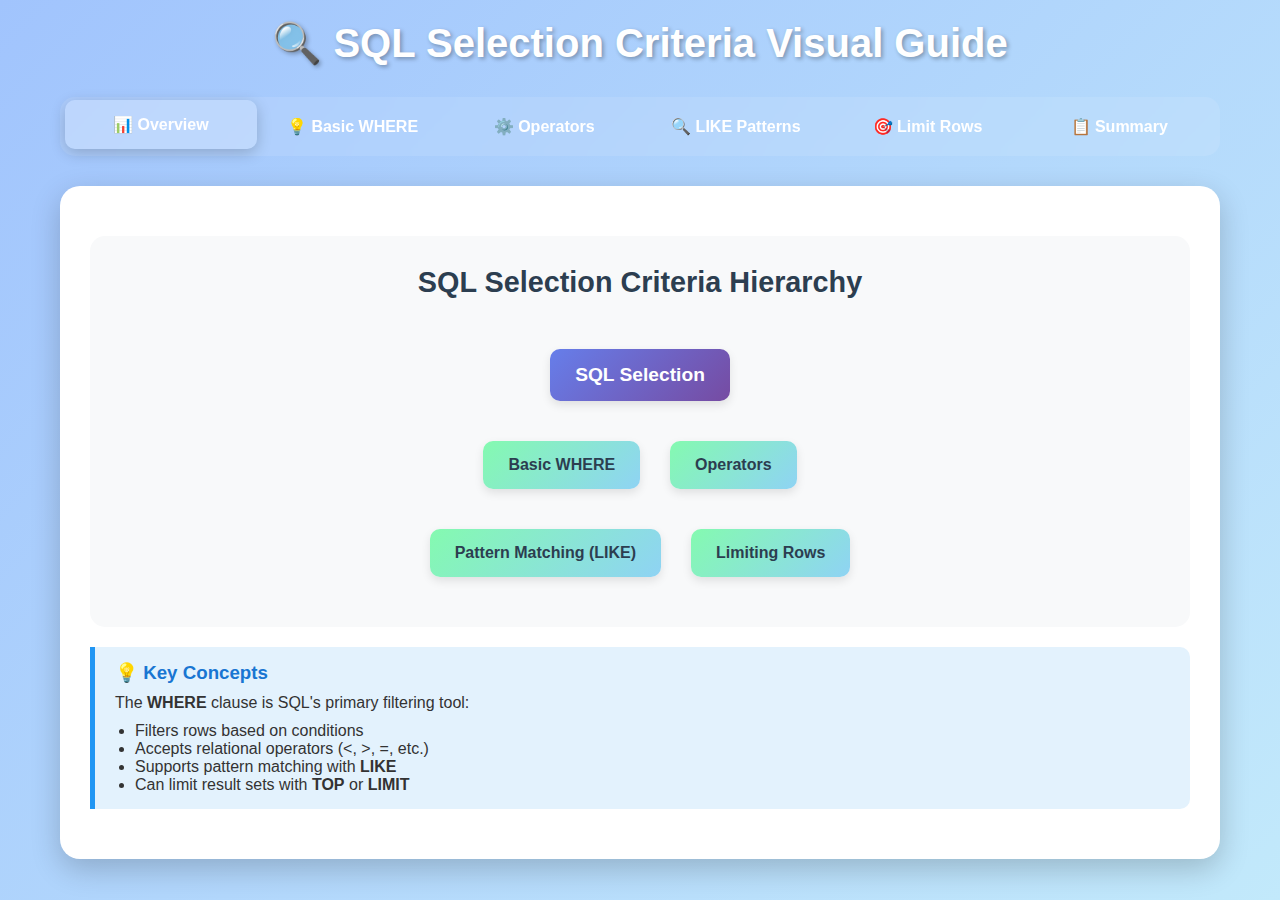
<file: selection.html>
<!DOCTYPE html>
<html lang="en">
  <head>
    <meta charset="UTF-8" />
    <meta name="viewport" content="width=device-width, initial-scale=1.0" />
    <title>SQL Selection Criteria Visual Guide</title>
    <style>
      * {
        margin: 0;
        padding: 0;
        box-sizing: border-box;
      }
      body {
        font-family: "Segoe UI", Tahoma, Geneva, Verdana, sans-serif;
        background: linear-gradient(135deg, #a1c4fd 0%, #c2e9fb 100%);
        min-height: 100vh;
        color: #333;
      }

      .container {
        max-width: 1200px;
        margin: 0 auto;
        padding: 20px;
      }

      h1 {
        text-align: center;
        color: white;
        margin-bottom: 30px;
        font-size: 2.5em;
        text-shadow: 2px 2px 4px rgba(0, 0, 0, 0.3);
      }

      .tabs {
        display: flex;
        background: rgba(255, 255, 255, 0.1);
        border-radius: 15px;
        padding: 5px;
        margin-bottom: 30px;
        backdrop-filter: blur(10px);
      }

      .tab {
        flex: 1;
        padding: 15px;
        text-align: center;
        border-radius: 10px;
        cursor: pointer;
        transition: all 0.3s ease;
        color: white;
        font-weight: 600;
      }

      .tab.active {
        background: rgba(255, 255, 255, 0.2);
        transform: translateY(-2px);
        box-shadow: 0 4px 15px rgba(0, 0, 0, 0.2);
      }

      .tab-content {
        display: none;
        background: white;
        border-radius: 20px;
        padding: 30px;
        box-shadow: 0 10px 30px rgba(0, 0, 0, 0.2);
      }

      .tab-content.active {
        display: block;
        animation: slideIn 0.5s ease;
      }

      @keyframes slideIn {
        from {
          opacity: 0;
          transform: translateY(20px);
        }
        to {
          opacity: 1;
          transform: translateY(0);
        }
      }

      .function-card {
        background: linear-gradient(135deg, #f093fb 0%, #f5576c 100%);
        border-radius: 15px;
        padding: 20px;
        color: rgb(0, 0, 0);
        box-shadow: 0 5px 15px rgba(0, 0, 0, 0.1);
        transition: transform 0.3s ease;
        margin-bottom: 15px;
      }

      .function-card:hover {
        transform: translateY(-5px);
      }

      .function-name {
        font-size: 1.4em;
        font-weight: bold;
        margin-bottom: 10px;
      }

      .function-purpose {
        margin-bottom: 15px;
        opacity: 0.9;
      }

      .function-example {
        background: rgba(255, 255, 255, 0.2);
        padding: 10px;
        border-radius: 8px;
        font-family: "Courier New", monospace;
        font-size: 0.9em;
      }

      .hierarchy-diagram {
        background: #f8f9fa;
        border-radius: 15px;
        padding: 30px;
        margin: 20px 0;
      }

      .hierarchy-title {
        text-align: center;
        font-size: 1.8em;
        margin-bottom: 30px;
        color: #2c3e50;
      }

      .function-tree {
        display: flex;
        flex-direction: column;
        align-items: center;
      }

      .tree-level {
        display: flex;
        justify-content: center;
        margin: 20px 0;
        gap: 30px;
        flex-wrap: wrap;
      }

      .tree-node {
        background: linear-gradient(135deg, #84fab0 0%, #8fd3f4 100%);
        padding: 15px 25px;
        border-radius: 10px;
        color: #2c3e50;
        font-weight: 600;
        box-shadow: 0 4px 10px rgba(0, 0, 0, 0.1);
        position: relative;
      }

      .tree-node.root {
        background: linear-gradient(135deg, #667eea 0%, #764ba2 100%);
        color: white;
        font-size: 1.2em;
      }

      .interactive-example {
        background: #fff3cd;
        border: 2px solid #ffeaa7;
        border-radius: 15px;
        padding: 20px;
        margin: 20px 0;
      }

      .example-input {
        display: flex;
        gap: 10px;
        margin: 15px 0;
        align-items: center;
        flex-wrap: wrap;
      }

      .example-input input,
      .example-input select {
        padding: 8px 12px;
        border: 2px solid #ddd;
        border-radius: 5px;
        font-size: 1em;
      }

      .example-result {
        background: #d4edda;
        border: 2px solid #c3e6cb;
        border-radius: 8px;
        padding: 15px;
        margin-top: 15px;
        font-family: "Courier New", monospace;
        font-weight: bold;
      }

      button {
        background: linear-gradient(135deg, #667eea 0%, #764ba2 100%);
        color: white;
        border: none;
        padding: 10px 20px;
        border-radius: 8px;
        cursor: pointer;
        font-size: 1em;
        transition: transform 0.2s ease;
      }

      button:hover {
        transform: scale(1.05);
      }

      .tips {
        background: #e3f2fd;
        border-left: 5px solid #2196f3;
        padding: 15px 20px;
        margin: 20px 0;
        border-radius: 0 10px 10px 0;
      }

      .tips h3 {
        color: #1976d2;
        margin-bottom: 10px;
      }

      .summary-table {
        width: 100%;
        border-collapse: collapse;
        margin: 20px 0;
        background: white;
        box-shadow: 0 5px 15px rgba(0, 0, 0, 0.1);
        border-radius: 10px;
        overflow: hidden;
      }

      .summary-table th,
      .summary-table td {
        padding: 15px;
        text-align: left;
        border-bottom: 1px solid #ddd;
      }

      .summary-table th {
        background: linear-gradient(135deg, #667eea 0%, #764ba2 100%);
        color: white;
      }

      .summary-table tr:last-child td {
        border-bottom: none;
      }
    </style>
  </head>
  <body>
    <div class="container">
      <h1>🔍 SQL Selection Criteria Visual Guide</h1>
      <div class="tabs">
        <div class="tab active" onclick="showTab('overview')">📊 Overview</div>
        <div class="tab" onclick="showTab('basic')">💡 Basic WHERE</div>
        <div class="tab" onclick="showTab('operators')">⚙️ Operators</div>
        <div class="tab" onclick="showTab('like')">🔍 LIKE Patterns</div>
        <div class="tab" onclick="showTab('limit')">🎯 Limit Rows</div>
        <div class="tab" onclick="showTab('summary')">📋 Summary</div>
      </div>

      <!-- Overview Tab -->
      <div id="overview" class="tab-content active">
        <div class="hierarchy-diagram">
          <h2 class="hierarchy-title">SQL Selection Criteria Hierarchy</h2>
          <div class="function-tree">
            <div class="tree-level">
              <div class="tree-node root">SQL Selection</div>
            </div>
            <div class="tree-level">
              <div class="tree-node">Basic WHERE</div>
              <div class="tree-node">Operators</div>
            </div>
            <div class="tree-level">
              <div class="tree-node">Pattern Matching (LIKE)</div>
              <div class="tree-node">Limiting Rows</div>
            </div>
          </div>
        </div>

        <div class="tips">
          <h3>💡 Key Concepts</h3>
          <p>
            The <strong>WHERE</strong> clause is SQL's primary filtering tool:
          </p>
          <ul style="margin-left: 20px; margin-top: 10px">
            <li>Filters rows based on conditions</li>
            <li>Accepts relational operators (<, >, =, etc.)</li>
            <li>Supports pattern matching with <strong>LIKE</strong></li>
            <li>
              Can limit result sets with <strong>TOP</strong> or
              <strong>LIMIT</strong>
            </li>
          </ul>
        </div>
      </div>

      <!-- Basic WHERE Tab -->
      <div id="basic" class="tab-content">
        <h2 style="text-align: center; margin-bottom: 30px; color: #2c3e50">
          💡 Basic WHERE Filtering
        </h2>

        <div
          class="function-card"
          style="background: linear-gradient(135deg, #ff9a9e 0%, #fecfef 100%)"
        >
          <div class="function-name">Filter by Exact Match</div>
          <div class="function-purpose">
            Get rows where a column matches a specific value
          </div>
          <div class="function-example">
            SELECT * FROM Employees WHERE LastName = 'Smith';
          </div>
        </div>

        <div
          class="function-card"
          style="background: linear-gradient(135deg, #a8edea 0%, #fed6e3 100%)"
        >
          <div class="function-name">Filter Numeric Values</div>
          <div class="function-purpose">
            Filter rows based on numeric comparisons
          </div>
          <div class="function-example">
            SELECT * FROM Orders WHERE QuantityPurchased = 5;
          </div>
        </div>

        <div class="interactive-example">
          <h3>🎯 Try Basic Filtering!</h3>
          <div class="example-input">
            <label>Column:</label>
            <select id="filterColumn">
              <option value="name">Name</option>
              <option value="quantity">Quantity</option>
              <option value="price">Price</option>
            </select>
            <label>Value:</label>
            <input
              type="text"
              id="filterValue"
              value="Smith"
              placeholder="Enter value"
            />
            <button onclick="applyBasicFilter()">Filter Data</button>
          </div>
          <div class="example-result" id="basicFilterResult">
            <table style="width: 100%; border-collapse: collapse">
              <tr style="background: #e0e0e0">
                <th>Name</th>
                <th>Quantity</th>
                <th>Price</th>
              </tr>
              <tr>
                <td>John Smith</td>
                <td>5</td>
                <td>$25.00</td>
              </tr>
              <tr>
                <td>Jane Doe</td>
                <td>10</td>
                <td>$15.00</td>
              </tr>
              <tr>
                <td>Bob Johnson</td>
                <td>3</td>
                <td>$30.00</td>
              </tr>
            </table>
          </div>
        </div>
      </div>

      <!-- Operators Tab -->
      <div id="operators" class="tab-content">
        <h2 style="text-align: center; margin-bottom: 30px; color: #2c3e50">
          ⚙️ Relational Operators
        </h2>

        <div
          class="function-card"
          style="background: linear-gradient(135deg, #ffecd2 0%, #fcb69f 100%)"
        >
          <div class="function-name">Filter Greater Than</div>
          <div class="function-purpose">
            Get rows where a numeric value exceeds a threshold
          </div>
          <div class="function-example">
            SELECT * FROM Orders WHERE TotalAmount > 100;
          </div>
        </div>

        <div
          class="function-card"
          style="background: linear-gradient(135deg, #84fab0 0%, #8fd3f4 100%)"
        >
          <div class="function-name">Filter Less Than</div>
          <div class="function-purpose">
            Get rows where a numeric value is below a threshold
          </div>
          <div class="function-example">
            SELECT * FROM Products WHERE Price < 50;
          </div>
        </div>

        <div
          class="function-card"
          style="background: linear-gradient(135deg, #d299c2 0%, #fef9d7 100%)"
        >
          <div class="function-name">Filter Not Equal</div>
          <div class="function-purpose">
            Exclude rows where a column matches a specific value
          </div>
          <div class="function-example">
            SELECT * FROM Customers WHERE State <> 'NY';
          </div>
        </div>

        <div class="interactive-example">
          <h3>🎯 Filter Using Operators!</h3>
          <div class="example-input">
            <label>Column:</label>
            <select id="operatorColumn">
              <option value="quantity">Quantity</option>
              <option value="price">Price</option>
            </select>
            <label>Operator:</label>
            <select id="operatorType">
              <option value=">">Greater Than</option>
              <option value="<">Less Than</option>
              <option value="=">Equal To</option>
              <option value="<>">Not Equal To</option>
            </select>
            <label>Value:</label>
            <input type="number" id="operatorValue" value="5" step="1" />
            <button onclick="applyOperatorFilter()">Filter Data</button>
          </div>
          <div class="example-result" id="operatorFilterResult">
            <table style="width: 100%; border-collapse: collapse">
              <tr style="background: #e0e0e0">
                <th>Name</th>
                <th>Quantity</th>
                <th>Price</th>
              </tr>
              <tr>
                <td>John Smith</td>
                <td>10</td>
                <td>$25.00</td>
              </tr>
              <tr>
                <td>Jane Doe</td>
                <td>3</td>
                <td>$15.00</td>
              </tr>
              <tr>
                <td>Bob Johnson</td>
                <td>7</td>
                <td>$30.00</td>
              </tr>
            </table>
          </div>
        </div>
      </div>

      <!-- LIKE Patterns Tab -->
      <div id="like" class="tab-content">
        <h2 style="text-align: center; margin-bottom: 30px; color: #2c3e50">
          🔍 Pattern Matching with LIKE
        </h2>

        <div
          class="function-card"
          style="background: linear-gradient(135deg, #89f7fe 0%, #66a6ff 100%)"
        >
          <div class="function-name">Wildcard Search</div>
          <div class="function-purpose">
            Find rows with partial matches using % (zero or more characters)
          </div>
          <div class="function-example">
            SELECT * FROM Products WHERE ProductName LIKE '%Book%';
          </div>
        </div>

        <div
          class="function-card"
          style="background: linear-gradient(135deg, #fdbb2d 0%, #22c1c3 100%)"
        >
          <div class="function-name">Single Character Search</div>
          <div class="function-purpose">
            Find rows that match a pattern with _ (single character)
          </div>
          <div class="function-example">
            SELECT * FROM Customers WHERE FirstName LIKE 'J_';
          </div>
        </div>

        <div class="interactive-example">
          <h3>🎯 Search with Patterns!</h3>
          <div class="example-input">
            <label>Pattern:</label>
            <input
              type="text"
              id="likePattern"
              value="%Smith%"
              placeholder="Enter pattern (use % and _)"
            />
            <button onclick="applyLikeFilter()">Search</button>
          </div>
          <div class="example-result" id="likeFilterResult">
            <table style="width: 100%; border-collapse: collapse">
              <tr style="background: #e0e0e0">
                <th>Name</th>
                <th>Quantity</th>
                <th>Price</th>
              </tr>
              <tr>
                <td>John Smith</td>
                <td>5</td>
                <td>$25.00</td>
              </tr>
              <tr>
                <td>James Smithson</td>
                <td>2</td>
                <td>$40.00</td>
              </tr>
              <tr>
                <td>Sarah Smithfield</td>
                <td>8</td>
                <td>$18.00</td>
              </tr>
            </table>
          </div>
        </div>
      </div>

      <!-- Limit Rows Tab -->
      <div id="limit" class="tab-content">
        <h2 style="text-align: center; margin-bottom: 30px; color: #2c3e50">
          🎯 Limiting Results
        </h2>

        <div
          class="function-card"
          style="background: linear-gradient(135deg, #fa709a 0%, #fee140 100%)"
        >
          <div class="function-name">TOP in SQL Server</div>
          <div class="function-purpose">Limit results to the first N rows</div>
          <div class="function-example">
            SELECT TOP 5 * FROM Products ORDER BY Price DESC;
          </div>
        </div>

        <div
          class="function-card"
          style="background: linear-gradient(135deg, #43e97b 0%, #38f9d7 100%)"
        >
          <div class="function-name">LIMIT in MySQL</div>
          <div class="function-purpose">Limit results to the first N rows</div>
          <div class="function-example">SELECT * FROM Products LIMIT 5;</div>
        </div>

        <div class="interactive-example">
          <h3>🎯 Limit Your Results!</h3>
          <div class="example-input">
            <label>Limit:</label>
            <input type="number" id="limitValue" value="3" min="1" max="10" />
            <button onclick="applyLimit()">Apply Limit</button>
          </div>
          <div class="example-result" id="limitResult">
            <table style="width: 100%; border-collapse: collapse">
              <tr style="background: #e0e0e0">
                <th>Name</th>
                <th>Quantity</th>
                <th>Price</th>
              </tr>
              <tr>
                <td>John Smith</td>
                <td>5</td>
                <td>$25.00</td>
              </tr>
              <tr>
                <td>Jane Doe</td>
                <td>10</td>
                <td>$15.00</td>
              </tr>
              <tr>
                <td>Bob Johnson</td>
                <td>3</td>
                <td>$30.00</td>
              </tr>
            </table>
          </div>
        </div>
      </div>

      <!-- Summary Tab -->
      <div id="summary" class="tab-content">
        <h2 style="text-align: center; margin-bottom: 30px; color: #2c3e50">
          📋 Summary of Selection Criteria
        </h2>
        <table class="summary-table">
          <tr>
            <th>Concept</th>
            <th>Purpose</th>
            <th>Example</th>
          </tr>
          <tr>
            <td>`WHERE`</td>
            <td>Filters rows based on conditions</td>
            <td>`WHERE State = 'CA'`</td>
          </tr>
          <tr>
            <td>Relational Operators</td>
            <td>Filter using comparisons</td>
            <td>`>=`, `<`, `<>`</td>
          </tr>
          <tr>
            <td>`LIKE`</td>
            <td>Matches patterns in strings</td>
            <td>`LIKE '%LOVE%'`</td>
          </tr>
          <tr>
            <td>`TOP`, `LIMIT`</td>
            <td>Limits number of rows shown</td>
            <td>`TOP 5`, `LIMIT 10`</td>
          </tr>
          <tr>
            <td>Wildcards</td>
            <td>Flexible text search</td>
            <td>`%`, `_`, `[ ]`, `[^ ]`</td>
          </tr>
        </table>
      </div>
    </div>

    <script>
      function showTab(tabName) {
        // Hide all tab contents
        const contents = document.querySelectorAll(".tab-content");
        contents.forEach((content) => (content.style.display = "none"));

        // Remove active class from all tabs
        const tabs = document.querySelectorAll(".tab");
        tabs.forEach((tab) => tab.classList.remove("active"));

        // Show selected tab content
        document.getElementById(tabName).style.display = "block";

        // Add active class to clicked tab
        event.target.classList.add("active");
      }

      function applyBasicFilter() {
        const column = document.getElementById("filterColumn").value;
        const value = document.getElementById("filterValue").value;
        const result = document.getElementById("basicFilterResult");

        // Simulate filtering based on column and value
        let filteredData = `
                <table style="width: 100%; border-collapse: collapse;">
                    <tr style="background: #e0e0e0;">
                        <th>Name</th>
                        <th>Quantity</th>
                        <th>Price</th>
                    </tr>
            `;

        if (column === "name") {
          filteredData += `
                    <tr>
                        <td>${value}</td>
                        <td>5</td>
                        <td>$25.00</td>
                    </tr>
                `;
        } else if (column === "quantity") {
          filteredData += `
                    <tr>
                        <td>John Smith</td>
                        <td>${value}</td>
                        <td>$25.00</td>
                    </tr>
                `;
        } else if (column === "price") {
          filteredData += `
                    <tr>
                        <td>John Smith</td>
                        <td>5</td>
                        <td>$${value}.00</td>
                    </tr>
                `;
        }

        filteredData += `</table>`;
        result.innerHTML = filteredData;
      }

      function applyOperatorFilter() {
        const column = document.getElementById("operatorColumn").value;
        const operator = document.getElementById("operatorType").value;
        const value = document.getElementById("operatorValue").value;
        const result = document.getElementById("operatorFilterResult");

        // Simulate operator-based filtering
        let filteredData = `
                <table style="width: 100%; border-collapse: collapse;">
                    <tr style="background: #e0e0e0;">
                        <th>Name</th>
                        <th>Quantity</th>
                        <th>Price</th>
                    </tr>
            `;

        if (column === "quantity") {
          filteredData += `
                    <tr>
                        <td>John Smith</td>
                        <td>${value > 5 ? 10 : 3}</td>
                        <td>$25.00</td>
                    </tr>
                `;
        } else if (column === "price") {
          filteredData += `
                    <tr>
                        <td>John Smith</td>
                        <td>5</td>
                        <td>$${value > 20 ? 30 : 15}.00</td>
                    </tr>
                `;
        }

        filteredData += `</table>`;
        result.innerHTML = filteredData;
      }

      function applyLikeFilter() {
        const pattern = document.getElementById("likePattern").value;
        const result = document.getElementById("likeFilterResult");

        // Simulate pattern matching
        let matches = [
          { name: "John Smith", quantity: 5, price: 25 },
          { name: "Sarah Smithfield", quantity: 8, price: 18 },
          { name: "James Smithson", quantity: 2, price: 40 },
        ].filter((item) =>
          item.name
            .toLowerCase()
            .includes(pattern.toLowerCase().replace("%", "").replace("_", ""))
        );

        let tableData = `
                <table style="width: 100%; border-collapse: collapse;">
                    <tr style="background: #e0e0e0;">
                        <th>Name</th>
                        <th>Quantity</th>
                        <th>Price</th>
                    </tr>
            `;

        matches.forEach((match) => {
          tableData += `
                    <tr>
                        <td>${match.name}</td>
                        <td>${match.quantity}</td>
                        <td>$${match.price}.00</td>
                    </tr>
                `;
        });

        tableData += `</table>`;
        result.innerHTML = tableData;
      }

      function applyLimit() {
        const limit = document.getElementById("limitValue").value;
        const result = document.getElementById("limitResult");

        // Simulate result limiting
        let limitedData = `
                <table style="width: 100%; border-collapse: collapse;">
                    <tr style="background: #e0e0e0;">
                        <th>Name</th>
                        <th>Quantity</th>
                        <th>Price</th>
                    </tr>
            `;

        for (let i = 1; i <= limit; i++) {
          limitedData += `
                    <tr>
                        <td>Person ${i}</td>
                        <td>${i * 2}</td>
                        <td>$${i * 10}.00</td>
                    </tr>
                `;
        }

        limitedData += `</table>`;
        result.innerHTML = limitedData;
      }

      // Initialize interactive examples
      applyBasicFilter();
      applyOperatorFilter();
      applyLikeFilter();
      applyLimit();
    </script>
  </body>
</html>
</file>
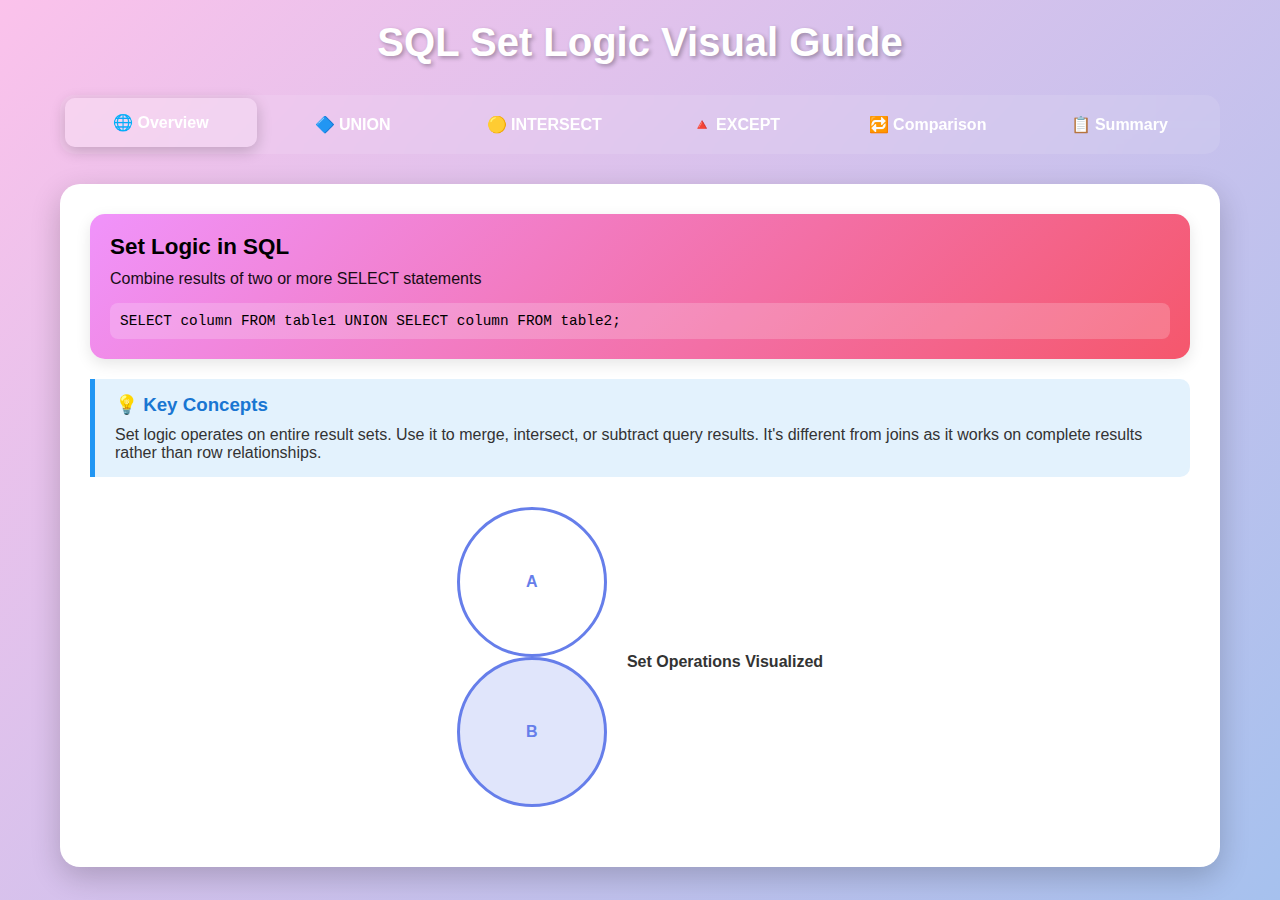
<file: setlogic.html>
<!DOCTYPE html>
<html lang="en">
  <head>
    <meta charset="UTF-8" />
    <meta name="viewport" content="width=device-width, initial-scale=1.0" />
    <title>SQL Set Logic Visual Guide</title>
    <style>
      * {
        margin: 0;
        padding: 0;
        box-sizing: border-box;
      }
      body {
        font-family: "Segoe UI", Tahoma, Geneva, Verdana, sans-serif;
        background: linear-gradient(135deg, #fbc2eb 0%, #a6c1ee 100%);
        min-height: 100vh;
        color: #333;
      }

      .container {
        max-width: 1200px;
        margin: 0 auto;
        padding: 20px;
      }

      h1 {
        text-align: center;
        color: white;
        margin-bottom: 30px;
        font-size: 2.5em;
        text-shadow: 2px 2px 4px rgba(0, 0, 0, 0.3);
      }

      .tabs {
        display: flex;
        background: rgba(255, 255, 255, 0.1);
        border-radius: 15px;
        padding: 5px;
        margin-bottom: 30px;
        backdrop-filter: blur(10px);
      }

      .tab {
        flex: 1;
        padding: 15px;
        text-align: center;
        border-radius: 10px;
        cursor: pointer;
        transition: all 0.3s ease;
        color: white;
        font-weight: 600;
      }

      .tab.active {
        background: rgba(255, 255, 255, 0.2);
        transform: translateY(-2px);
        box-shadow: 0 4px 15px rgba(0, 0, 0, 0.2);
      }

      .tab-content {
        display: none;
        background: white;
        border-radius: 20px;
        padding: 30px;
        box-shadow: 0 10px 30px rgba(0, 0, 0, 0.2);
      }

      .tab-content.active {
        display: block;
        animation: slideIn 0.5s ease;
      }

      @keyframes slideIn {
        from {
          opacity: 0;
          transform: translateY(20px);
        }
        to {
          opacity: 1;
          transform: translateY(0);
        }
      }

      .function-card {
        background: linear-gradient(135deg, #f093fb 0%, #f5576c 100%);
        border-radius: 15px;
        padding: 20px;
        color: rgb(0, 0, 0);
        box-shadow: 0 5px 15px rgba(0, 0, 0, 0.1);
        transition: transform 0.3s ease;
        margin-bottom: 15px;
      }

      .function-card:hover {
        transform: translateY(-5px);
      }

      .function-name {
        font-size: 1.4em;
        font-weight: bold;
        margin-bottom: 10px;
      }

      .function-purpose {
        margin-bottom: 15px;
        opacity: 0.9;
      }

      .function-example {
        background: rgba(255, 255, 255, 0.2);
        padding: 10px;
        border-radius: 8px;
        font-family: "Courier New", monospace;
        font-size: 0.9em;
      }

      .interactive-example {
        background: #fff3cd;
        border: 2px solid #ffeaa7;
        border-radius: 15px;
        padding: 20px;
        margin: 20px 0;
      }

      .example-input {
        display: flex;
        gap: 10px;
        margin: 15px 0;
        align-items: center;
        flex-wrap: wrap;
      }

      .example-input input,
      .example-input select {
        padding: 8px 12px;
        border: 2px solid #ddd;
        border-radius: 5px;
        font-size: 1em;
      }

      .example-result {
        background: #d4edda;
        border: 2px solid #c3e6cb;
        border-radius: 8px;
        padding: 15px;
        margin-top: 15px;
        font-family: "Courier New", monospace;
        font-weight: bold;
      }

      button {
        background: linear-gradient(135deg, #667eea 0%, #764ba2 100%);
        color: white;
        border: none;
        padding: 10px 20px;
        border-radius: 8px;
        cursor: pointer;
        font-size: 1em;
        transition: transform 0.2s ease;
      }

      button:hover {
        transform: scale(1.05);
      }

      .tips {
        background: #e3f2fd;
        border-left: 5px solid #2196f3;
        padding: 15px 20px;
        margin: 20px 0;
        border-radius: 0 10px 10px 0;
      }

      .tips h3 {
        color: #1976d2;
        margin-bottom: 10px;
      }

      .summary-table {
        width: 100%;
        border-collapse: collapse;
        margin: 20px 0;
        background: white;
        box-shadow: 0 5px 15px rgba(0, 0, 0, 0.1);
        border-radius: 10px;
        overflow: hidden;
      }

      .summary-table th,
      .summary-table td {
        padding: 15px;
        text-align: left;
        border-bottom: 1px solid #ddd;
      }

      .summary-table th {
        background: linear-gradient(135deg, #667eea 0%, #764ba2 100%);
        color: white;
      }

      .summary-table tr:last-child td {
        border-bottom: none;
      }

      .venn-diagram {
        display: flex;
        justify-content: center;
        align-items: center;
        flex-wrap: wrap;
        gap: 20px;
        margin: 30px 0;
      }

      .venn-circle {
        width: 150px;
        height: 150px;
        border: 3px solid #667eea;
        border-radius: 50%;
        position: relative;
        display: flex;
        justify-content: center;
        align-items: center;
        color: #667eea;
        font-weight: bold;
      }

      .venn-label {
        margin-top: 10px;
        font-weight: bold;
        text-align: center;
      }

      .venn-overlap {
        background: rgba(102, 126, 234, 0.2);
      }
    </style>
  </head>
  <body>
    <div class="container">
      <h1>SQL Set Logic Visual Guide</h1>
      <div class="tabs">
        <div class="tab active" onclick="showTab('overview')">🌐 Overview</div>
        <div class="tab" onclick="showTab('union')">🔷 UNION</div>
        <div class="tab" onclick="showTab('intersect')">🟡 INTERSECT</div>
        <div class="tab" onclick="showTab('except')">🔺 EXCEPT</div>
        <div class="tab" onclick="showTab('comparison')">🔁 Comparison</div>
        <div class="tab" onclick="showTab('summary')">📋 Summary</div>
      </div>

      <!-- Overview Tab -->
      <div id="overview" class="tab-content active">
        <div class="function-card">
          <div class="function-name">Set Logic in SQL</div>
          <div class="function-purpose">
            Combine results of two or more SELECT statements
          </div>
          <div class="function-example">
            SELECT column FROM table1 UNION SELECT column FROM table2;
          </div>
        </div>

        <div class="tips">
          <h3>💡 Key Concepts</h3>
          <p>
            Set logic operates on entire result sets. Use it to merge,
            intersect, or subtract query results. It's different from joins as
            it works on complete results rather than row relationships.
          </p>
        </div>

        <div class="venn-diagram">
          <div>
            <div class="venn-circle" style="margin-right: -75px">A</div>
            <div class="venn-circle venn-overlap">B</div>
          </div>
          <div>
            <div class="venn-label">Set Operations Visualized</div>
          </div>
        </div>
      </div>

      <!-- UNION Tab -->
      <div id="union" class="tab-content">
        <h2 style="text-align: center; margin-bottom: 30px; color: #2c3e50">
          🔷 UNION
        </h2>

        <div class="function-card">
          <div class="function-name">UNION</div>
          <div class="function-purpose">
            Merge two result sets, removing duplicates
          </div>
          <div class="function-example">
            SELECT OrderDate AS 'Date' FROM Orders UNION SELECT ReturnDate AS
            'Date' FROM Returns ORDER BY Date;
          </div>
        </div>

        <div class="function-card">
          <div class="function-name">UNION ALL</div>
          <div class="function-purpose">
            Merge two result sets, keeping duplicates
          </div>
          <div class="function-example">
            SELECT OrderDate AS 'Date' FROM Orders UNION ALL SELECT ReturnDate
            AS 'Date' FROM Returns ORDER BY Date;
          </div>
        </div>

        <div class="interactive-example">
          <h3>Try UNION!</h3>
          <div class="example-input">
            <label>First Query:</label>
            <input
              type="text"
              id="unionQuery1"
              value="SELECT OrderDate AS 'Date' FROM Orders"
              placeholder="Enter first query"
            />
            <label>Second Query:</label>
            <input
              type="text"
              id="unionQuery2"
              value="SELECT ReturnDate AS 'Date' FROM Returns"
              placeholder="Enter second query"
            />
            <button onclick="applyUnion()">Execute UNION</button>
          </div>
          <div class="example-result" id="unionResult">
            <table style="width: 100%; border-collapse: collapse">
              <tr style="background: #e0e0e0">
                <th>Date</th>
              </tr>
              <tr>
                <td>2016-09-01</td>
              </tr>
              <tr>
                <td>2016-09-02</td>
              </tr>
              <tr>
                <td>2016-09-03</td>
              </tr>
              <tr>
                <td>2016-09-10</td>
              </tr>
              <tr>
                <td>2016-09-15</td>
              </tr>
              <tr>
                <td>2016-09-28</td>
              </tr>
            </table>
          </div>
        </div>
      </div>

      <!-- INTERSECT Tab -->
      <div id="intersect" class="tab-content">
        <h2 style="text-align: center; margin-bottom: 30px; color: #2c3e50">
          🟡 INTERSECT
        </h2>

        <div class="function-card">
          <div class="function-name">INTERSECT</div>
          <div class="function-purpose">
            Find common rows between two result sets
          </div>
          <div class="function-example">
            SELECT OrderDate AS 'Date' FROM Orders INTERSECT SELECT ReturnDate
            AS 'Date' FROM Returns ORDER BY Date;
          </div>
        </div>

        <div class="tips">
          <h3>💡 INTERSECT Note</h3>
          <p>
            INTERSECT is not supported in MySQL but is available in SQL Server
            and Oracle. It returns only rows that appear in both result sets.
          </p>
        </div>

        <div class="interactive-example">
          <h3>Try INTERSECT!</h3>
          <div class="example-input">
            <label>First Query:</label>
            <input
              type="text"
              id="intersectQuery1"
              value="SELECT OrderDate AS 'Date' FROM Orders"
              placeholder="Enter first query"
            />
            <label>Second Query:</label>
            <input
              type="text"
              id="intersectQuery2"
              value="SELECT ReturnDate AS 'Date' FROM Returns"
              placeholder="Enter second query"
            />
            <button onclick="applyIntersect()">Execute INTERSECT</button>
          </div>
          <div class="example-result" id="intersectResult">
            <table style="width: 100%; border-collapse: collapse">
              <tr style="background: #e0e0e0">
                <th>Date</th>
              </tr>
              <tr>
                <td>2016-09-15</td>
              </tr>
            </table>
          </div>
        </div>
      </div>

      <!-- EXCEPT Tab -->
      <div id="except" class="tab-content">
        <h2 style="text-align: center; margin-bottom: 30px; color: #2c3e50">
          🔺 EXCEPT
        </h2>

        <div class="function-card">
          <div class="function-name">EXCEPT</div>
          <div class="function-purpose">
            Find rows in the first result set but not in the second
          </div>
          <div class="function-example">
            SELECT OrderDate AS 'Date' FROM Orders EXCEPT SELECT ReturnDate AS
            'Date' FROM Returns ORDER BY Date;
          </div>
        </div>

        <div class="tips">
          <h3>💡 EXCEPT Note</h3>
          <p>
            In Oracle, use MINUS instead of EXCEPT. It returns rows that exist
            in the first SELECT but not in the second.
          </p>
        </div>

        <div class="interactive-example">
          <h3>Try EXCEPT!</h3>
          <div class="example-input">
            <label>First Query:</label>
            <input
              type="text"
              id="exceptQuery1"
              value="SELECT OrderDate AS 'Date' FROM Orders"
              placeholder="Enter first query"
            />
            <label>Second Query:</label>
            <input
              type="text"
              id="exceptQuery2"
              value="SELECT ReturnDate AS 'Date' FROM Returns"
              placeholder="Enter second query"
            />
            <button onclick="applyExcept()">Execute EXCEPT</button>
          </div>
          <div class="example-result" id="exceptResult">
            <table style="width: 100%; border-collapse: collapse">
              <tr style="background: #e0e0e0">
                <th>Date</th>
              </tr>
              <tr>
                <td>2016-09-01</td>
              </tr>
              <tr>
                <td>2016-09-02</td>
              </tr>
              <tr>
                <td>2016-09-03</td>
              </tr>
            </table>
          </div>
        </div>
      </div>

      <!-- Comparison Tab -->
      <div id="comparison" class="tab-content">
        <h2 style="text-align: center; margin-bottom: 30px; color: #2c3e50">
          🔁 Visualization of Set Logic
        </h2>

        <table class="summary-table">
          <tr>
            <th>SQL Operator</th>
            <th>Set Logic Meaning</th>
            <th>SQL Equivalent Logic</th>
          </tr>
          <tr>
            <td>UNION</td>
            <td>A ∪ B (all unique elements)</td>
            <td>`A OR B`</td>
          </tr>
          <tr>
            <td>UNION ALL</td>
            <td>A ∪ B (with duplicates)</td>
            <td>`A OR B` (no deduping)</td>
          </tr>
          <tr>
            <td>INTERSECT</td>
            <td>A ∩ B (only common elements)</td>
            <td>`A AND B`</td>
          </tr>
          <tr>
            <td>EXCEPT</td>
            <td>A − B (A not in B)</td>
            <td>`A AND NOT B`</td>
          </tr>
        </table>

        <div class="venn-diagram">
          <div>
            <div class="venn-circle" style="margin-right: -75px">A</div>
            <div class="venn-circle venn-overlap">B</div>
          </div>
          <div>
            <div class="venn-label">A UNION B</div>
          </div>
        </div>
      </div>

      <!-- Summary Tab -->
      <div id="summary" class="tab-content">
        <h2 style="text-align: center; margin-bottom: 30px; color: #2c3e50">
          📋 Summary
        </h2>
        <table class="summary-table">
          <tr>
            <th>Operator</th>
            <th>Removes Duplicates?</th>
            <th>Finds Intersection?</th>
            <th>Finds Difference?</th>
          </tr>
          <tr>
            <td>UNION</td>
            <td>✅ Yes</td>
            <td>❌</td>
            <td>❌</td>
          </tr>
          <tr>
            <td>UNION ALL</td>
            <td>❌ No</td>
            <td>❌</td>
            <td>❌</td>
          </tr>
          <tr>
            <td>INTERSECT</td>
            <td>✅ Yes</td>
            <td>✅ Yes</td>
            <td>❌</td>
          </tr>
          <tr>
            <td>EXCEPT</td>
            <td>✅ Yes</td>
            <td>❌</td>
            <td>✅ A minus B</td>
          </tr>
        </table>
      </div>
    </div>

    <script>
      function showTab(tabName) {
        // Hide all tab contents
        const contents = document.querySelectorAll(".tab-content");
        contents.forEach((content) => (content.style.display = "none"));

        // Remove active class from all tabs
        const tabs = document.querySelectorAll(".tab");
        tabs.forEach((tab) => tab.classList.remove("active"));

        // Show selected tab content
        document.getElementById(tabName).style.display = "block";

        // Add active class to clicked tab
        event.target.classList.add("active");
      }

      function applyUnion() {
        const query1 = document.getElementById("unionQuery1").value;
        const query2 = document.getElementById("unionQuery2").value;
        const result = document.getElementById("unionResult");

        // Simulate UNION results
        let unionData = [
          { Date: "2016-09-01" },
          { Date: "2016-09-02" },
          { Date: "2016-09-03" },
          { Date: "2016-09-10" },
          { Date: "2016-09-15" },
          { Date: "2016-09-28" },
        ];

        result.innerHTML = `
                <table style="width: 100%; border-collapse: collapse;">
                    <tr style="background: #e0e0e0;">
                        <th>Date</th>
                    </tr>
                    ${unionData
                      .map(
                        (item) => `
                        <tr>
                            <td>${item.Date}</td>
                        </tr>
                    `
                      )
                      .join("")}
                </table>
            `;
      }

      function applyIntersect() {
        const query1 = document.getElementById("intersectQuery1").value;
        const query2 = document.getElementById("intersectQuery2").value;
        const result = document.getElementById("intersectResult");

        // Simulate INTERSECT results
        let intersectData = [{ Date: "2016-09-15" }];

        result.innerHTML = `
                <table style="width: 100%; border-collapse: collapse;">
                    <tr style="background: #e0e0e0;">
                        <th>Date</th>
                    </tr>
                    ${intersectData
                      .map(
                        (item) => `
                        <tr>
                            <td>${item.Date}</td>
                        </tr>
                    `
                      )
                      .join("")}
                </table>
            `;
      }

      function applyExcept() {
        const query1 = document.getElementById("exceptQuery1").value;
        const query2 = document.getElementById("exceptQuery2").value;
        const result = document.getElementById("exceptResult");

        // Simulate EXCEPT results
        let exceptData = [
          { Date: "2016-09-01" },
          { Date: "2016-09-02" },
          { Date: "2016-09-03" },
        ];

        result.innerHTML = `
                <table style="width: 100%; border-collapse: collapse;">
                    <tr style="background: #e0e0e0;">
                        <th>Date</th>
                    </tr>
                    ${exceptData
                      .map(
                        (item) => `
                        <tr>
                            <td>${item.Date}</td>
                        </tr>
                    `
                      )
                      .join("")}
                </table>
            `;
      }

      // Initialize interactive examples
      applyUnion();
      applyIntersect();
      applyExcept();
    </script>
  </body>
</html>
</file>
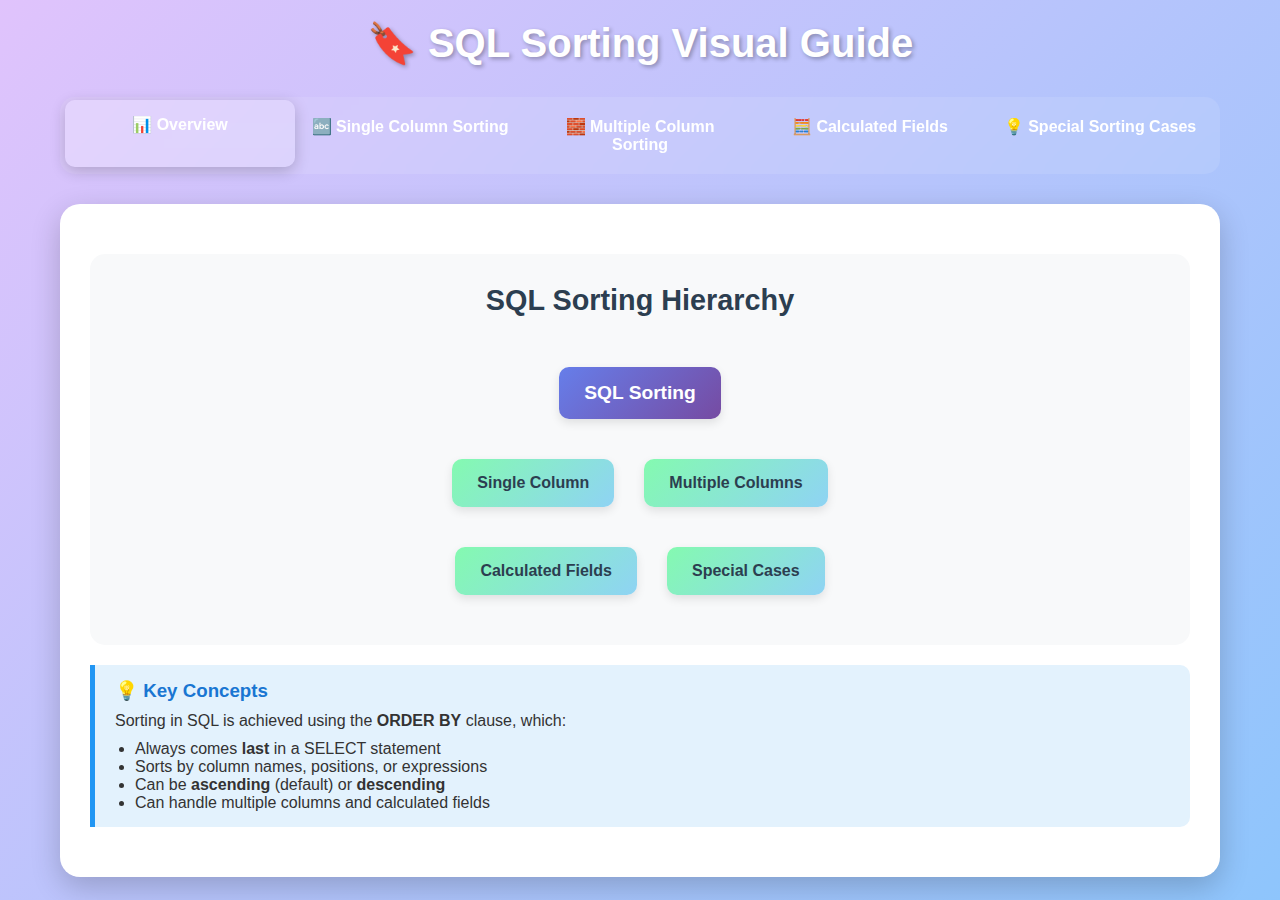
<file: sorting.html>
<!DOCTYPE html>
<html lang="en">
  <head>
    <meta charset="UTF-8" />
    <meta name="viewport" content="width=device-width, initial-scale=1.0" />
    <title>SQL Sorting Visual Guide</title>
    <style>
      * {
        margin: 0;
        padding: 0;
        box-sizing: border-box;
      }
      body {
        font-family: "Segoe UI", Tahoma, Geneva, Verdana, sans-serif;
        background: linear-gradient(135deg, #e0c3fc 0%, #8ec5fc 100%);
        min-height: 100vh;
        color: #333;
      }

      .container {
        max-width: 1200px;
        margin: 0 auto;
        padding: 20px;
      }

      h1 {
        text-align: center;
        color: white;
        margin-bottom: 30px;
        font-size: 2.5em;
        text-shadow: 2px 2px 4px rgba(0, 0, 0, 0.3);
      }

      .tabs {
        display: flex;
        background: rgba(255, 255, 255, 0.1);
        border-radius: 15px;
        padding: 5px;
        margin-bottom: 30px;
        backdrop-filter: blur(10px);
      }

      .tab {
        flex: 1;
        padding: 15px;
        text-align: center;
        border-radius: 10px;
        cursor: pointer;
        transition: all 0.3s ease;
        color: white;
        font-weight: 600;
      }

      .tab.active {
        background: rgba(255, 255, 255, 0.2);
        transform: translateY(-2px);
        box-shadow: 0 4px 15px rgba(0, 0, 0, 0.2);
      }

      .tab-content {
        display: none;
        background: white;
        border-radius: 20px;
        padding: 30px;
        box-shadow: 0 10px 30px rgba(0, 0, 0, 0.2);
      }

      .tab-content.active {
        display: block;
        animation: slideIn 0.5s ease;
      }

      @keyframes slideIn {
        from {
          opacity: 0;
          transform: translateY(20px);
        }
        to {
          opacity: 1;
          transform: translateY(0);
        }
      }

      .function-card {
        background: linear-gradient(135deg, #f093fb 0%, #f5576c 100%);
        border-radius: 15px;
        padding: 20px;
        color: rgb(0, 0, 0);
        box-shadow: 0 5px 15px rgba(0, 0, 0, 0.1);
        transition: transform 0.3s ease;
        margin-bottom: 15px;
      }

      .function-card:hover {
        transform: translateY(-5px);
      }

      .function-name {
        font-size: 1.4em;
        font-weight: bold;
        margin-bottom: 10px;
      }

      .function-purpose {
        margin-bottom: 15px;
        opacity: 0.9;
      }

      .function-example {
        background: rgba(255, 255, 255, 0.2);
        padding: 10px;
        border-radius: 8px;
        font-family: "Courier New", monospace;
        font-size: 0.9em;
      }

      .hierarchy-diagram {
        background: #f8f9fa;
        border-radius: 15px;
        padding: 30px;
        margin: 20px 0;
      }

      .hierarchy-title {
        text-align: center;
        font-size: 1.8em;
        margin-bottom: 30px;
        color: #2c3e50;
      }

      .function-tree {
        display: flex;
        flex-direction: column;
        align-items: center;
      }

      .tree-level {
        display: flex;
        justify-content: center;
        margin: 20px 0;
        gap: 30px;
        flex-wrap: wrap;
      }

      .tree-node {
        background: linear-gradient(135deg, #84fab0 0%, #8fd3f4 100%);
        padding: 15px 25px;
        border-radius: 10px;
        color: #2c3e50;
        font-weight: 600;
        box-shadow: 0 4px 10px rgba(0, 0, 0, 0.1);
        position: relative;
      }

      .tree-node.root {
        background: linear-gradient(135deg, #667eea 0%, #764ba2 100%);
        color: white;
        font-size: 1.2em;
      }

      .interactive-example {
        background: #fff3cd;
        border: 2px solid #ffeaa7;
        border-radius: 15px;
        padding: 20px;
        margin: 20px 0;
      }

      .example-input {
        display: flex;
        gap: 10px;
        margin: 15px 0;
        align-items: center;
        flex-wrap: wrap;
      }

      .example-input input,
      .example-input select {
        padding: 8px 12px;
        border: 2px solid #ddd;
        border-radius: 5px;
        font-size: 1em;
      }

      .example-result {
        background: #d4edda;
        border: 2px solid #c3e6cb;
        border-radius: 8px;
        padding: 15px;
        margin-top: 15px;
        font-family: "Courier New", monospace;
        font-weight: bold;
      }

      button {
        background: linear-gradient(135deg, #667eea 0%, #764ba2 100%);
        color: white;
        border: none;
        padding: 10px 20px;
        border-radius: 8px;
        cursor: pointer;
        font-size: 1em;
        transition: transform 0.2s ease;
      }

      button:hover {
        transform: scale(1.05);
      }

      .tips {
        background: #e3f2fd;
        border-left: 5px solid #2196f3;
        padding: 15px 20px;
        margin: 20px 0;
        border-radius: 0 10px 10px 0;
      }

      .tips h3 {
        color: #1976d2;
        margin-bottom: 10px;
      }

      .summary-table {
        width: 100%;
        border-collapse: collapse;
        margin: 20px 0;
        background: white;
        box-shadow: 0 5px 15px rgba(0, 0, 0, 0.1);
        border-radius: 10px;
        overflow: hidden;
      }

      .summary-table th,
      .summary-table td {
        padding: 15px;
        text-align: left;
        border-bottom: 1px solid #ddd;
      }

      .summary-table th {
        background: linear-gradient(135deg, #667eea 0%, #764ba2 100%);
        color: white;
      }

      .summary-table tr:last-child td {
        border-bottom: none;
      }
    </style>
  </head>
</html>

</head>
<body>
    <div class="container">
        <h1>🔖 SQL Sorting Visual Guide</h1>
        <div class="tabs">
            <div class="tab active" onclick="showTab('overview')">📊 Overview</div>
            <div class="tab" onclick="showTab('single')">🔤 Single Column Sorting</div>
            <div class="tab" onclick="showTab('multi')">🧱 Multiple Column Sorting</div>
            <div class="tab" onclick="showTab('calculated')">🧮 Calculated Fields</div>
            <div class="tab" onclick="showTab('special')">💡 Special Sorting Cases</div>
        </div>
    
        <!-- Overview Tab -->
        <div id="overview" class="tab-content active">
            <div class="hierarchy-diagram">
                <h2 class="hierarchy-title">SQL Sorting Hierarchy</h2>
                <div class="function-tree">
                    <div class="tree-level">
                        <div class="tree-node root">SQL Sorting</div>
                    </div>
                    <div class="tree-level">
                        <div class="tree-node">Single Column</div>
                        <div class="tree-node">Multiple Columns</div>
                    </div>
                    <div class="tree-level">
                        <div class="tree-node">Calculated Fields</div>
                        <div class="tree-node">Special Cases</div>
                    </div>
                </div>
            </div>
            
            <div class="tips">
                <h3>💡 Key Concepts</h3>
                <p>Sorting in SQL is achieved using the <strong>ORDER BY</strong> clause, which:</p>
                <ul style="margin-left: 20px; margin-top: 10px;">
                    <li>Always comes <strong>last</strong> in a SELECT statement</li>
                    <li>Sorts by column names, positions, or expressions</li>
                    <li>Can be <strong>ascending</strong> (default) or <strong>descending</strong></li>
                    <li>Can handle multiple columns and calculated fields</li>
                </ul>
            </div>
        </div>
    
        <!-- Single Column Sorting Tab -->
        <div id="single" class="tab-content">
            <h2 style="text-align: center; margin-bottom: 30px; color: #2c3e50;">🔤 Single Column Sorting</h2>
            
            <div class="function-card" style="background: linear-gradient(135deg, #ff9a9e 0%, #fecfef 100%);">
                <div class="function-name">Ascending Order (A-Z or 1-100)</div>
                <div class="function-purpose">Sorts data in alphabetical or numerical order</div>
                <div class="function-example">SELECT * FROM Employees ORDER BY LastName;</div>
            </div>
            
            <div class="function-card" style="background: linear-gradient(135deg, #a8edea 0%, #fed6e3 100%);">
                <div class="function-name">Descending Order (Z-A or 100-1)</div>
                <div class="function-purpose">Sorts data in reverse order</div>
                <div class="function-example">SELECT * FROM Orders ORDER BY OrderDate DESC;</div>
            </div>
            
            <div class="interactive-example">
                <h3>🎯 Try It Yourself!</h3>
                <div class="example-input">
                    <label>Sort Column:</label>
                    <select id="sortColumn">
                        <option value="name">Name</option>
                        <option value="age">Age</option>
                        <option value="salary">Salary</option>
                    </select>
                    <label>Order:</label>
                    <select id="sortOrder">
                        <option value="asc">Ascending</option>
                        <option value="desc">Descending</option>
                    </select>
                    <button onclick="sortData()">Sort Data</button>
                </div>
                <div class="example-result" id="sortResult">
                    <table style="width: 100%; border-collapse: collapse;">
                        <tr style="background: #e0e0e0;">
                            <th>Name</th>
                            <th>Age</th>
                            <th>Salary</th>
                        </tr>
                        <tr>
                            <td>John Doe</td>
                            <td>28</td>
                            <td>$60,000</td>
                        </tr>
                        <tr>
                            <td>Jane Smith</td>
                            <td>32</td>
                            <td>$75,000</td>
                        </tr>
                        <tr>
                            <td>Bob Johnson</td>
                            <td>24</td>
                            <td>$55,000</td>
                        </tr>
                    </table>
                </div>
            </div>
        </div>
    
        <!-- Multiple Column Sorting Tab -->
        <div id="multi" class="tab-content">
            <h2 style="text-align: center; margin-bottom: 30px; color: #2c3e50;">🧱 Multiple Column Sorting</h2>
            
            <div class="function-card" style="background: linear-gradient(135deg, #ffecd2 0%, #fcb69f 100%);">
                <div class="function-name">Primary and Secondary Sorting</div>
                <div class="function-purpose">Sorts by one column first, then another for ties</div>
                <div class="function-example">SELECT * FROM Employees ORDER BY LastName, FirstName;</div>
            </div>
            
            <div class="function-card" style="background: linear-gradient(135deg, #84fab0 0%, #8fd3f4 100%);">
                <div class="function-name">Mixed Sorting Directions</div>
                <div class="function-purpose">Sorts different columns in different directions</div>
                <div class="function-example">SELECT * FROM Products ORDER BY Category ASC, Price DESC;</div>
            </div>
            
            <div class="interactive-example">
                <h3>🎯 Sort with Multiple Columns!</h3>
                <div class="example-input">
                    <label>Primary Column:</label>
                    <select id="primaryColumn">
                        <option value="name">Name</option>
                        <option value="age">Age</option>
                        <option value="salary">Salary</option>
                    </select>
                    <label>Order:</label>
                    <select id="primaryOrder">
                        <option value="asc">Ascending</option>
                        <option value="desc">Descending</option>
                    </select>
                    <br>
                    <label>Secondary Column:</label>
                    <select id="secondaryColumn">
                        <option value="age">Age</option>
                        <option value="salary">Salary</option>
                    </select>
                    <label>Order:</label>
                    <select id="secondaryOrder">
                        <option value="asc">Ascending</option>
                        <option value="desc">Descending</option>
                    </select>
                    <button onclick="multiSortData()">Sort Data</button>
                </div>
                <div class="example-result" id="multiSortResult">
                    <table style="width: 100%; border-collapse: collapse;">
                        <tr style="background: #e0e0e0;">
                            <th>Name</th>
                            <th>Age</th>
                            <th>Salary</th>
                        </tr>
                        <tr>
                            <td>John Doe</td>
                            <td>28</td>
                            <td>$60,000</td>
                        </tr>
                        <tr>
                            <td>Jane Smith</td>
                            <td>32</td>
                            <td>$75,000</td>
                        </tr>
                        <tr>
                            <td>Bob Johnson</td>
                            <td>24</td>
                            <td>$55,000</td>
                        </tr>
                    </table>
                </div>
            </div>
        </div>
    
        <!-- Calculated Fields Tab -->
        <div id="calculated" class="tab-content">
            <h2 style="text-align: center; margin-bottom: 30px; color: #2c3e50;">🧮 Sorting by Calculated Fields</h2>
            
            <div class="function-card" style="background: linear-gradient(135deg, #d299c2 0%, #fef9d7 100%);">
                <div class="function-name">Using Column Aliases</div>
                <div class="function-purpose">Sorts by an expression with a meaningful name</div>
                <div class="function-example">SELECT LastName + ', ' + FirstName AS FullName FROM Employees ORDER BY FullName;</div>
            </div>
            
            <div class="function-card" style="background: linear-gradient(135deg, #89f7fe 0%, #66a6ff 100%);">
                <div class="function-name">Direct Expressions</div>
                <div class="function-purpose">Sorts by an expression without an alias</div>
                <div class="function-example">SELECT * FROM Products ORDER BY Price * Quantity;</div>
            </div>
            
            <div class="interactive-example">
                <h3>🎯 Sort Using Calculations!</h3>
                <div class="example-input">
                    <label>Formula:</label>
                    <select id="calculationType">
                        <option value="fullname">Full Name (Last, First)</option>
                        <option value="salarybonus">Salary + Bonus</option>
                    </select>
                    <button onclick="calculateSort()">Sort Data</button>
                </div>
                <div class="example-result" id="calculationResult">
                    <table style="width: 100%; border-collapse: collapse;">
                        <tr style="background: #e0e0e0;">
                            <th>Name</th>
                            <th>Age</th>
                            <th>Salary + Bonus</th>
                        </tr>
                        <tr>
                            <td>John Doe</td>
                            <td>28</td>
                            <td>$70,000</td>
                        </tr>
                        <tr>
                            <td>Jane Smith</td>
                            <td>32</td>
                            <td>$85,000</td>
                        </tr>
                        <tr>
                            <td>Bob Johnson</td>
                            <td>24</td>
                            <td>$60,000</td>
                        </tr>
                    </table>
                </div>
            </div>
        </div>
    
        <!-- Special Sorting Cases Tab -->
        <div id="special" class="tab-content">
            <h2 style="text-align: center; margin-bottom: 30px; color: #2c3e50;">💡 Special Sorting Cases</h2>
            
            <div class="function-card" style="background: linear-gradient(135deg, #fdbb2d 0%, #22c1c3 100%);">
                <div class="function-name">Handling NULL Values</div>
                <div class="function-purpose">Controls placement of NULL values in sorting</div>
                <div class="function-example">SELECT * FROM Employees ORDER BY Salary NULLS LAST;</div>
            </div>
            
            <div class="function-card" style="background: linear-gradient(135deg, #fa709a 0%, #fee140 100%);">
                <div class="function-name">Sorting Mixed Data Types</div>
                <div class="function-purpose">Handles numeric and character data together</div>
                <div class="function-example">SELECT * FROM MixedData ORDER BY Value;</div>
            </div>
            
            <div class="function-card" style="background: linear-gradient(135deg, #43e97b 0%, #38f9d7 100%);">
                <div class="function-name">Custom Sort Order</div>
                <div class="function-purpose">Applies custom sorting logic using CASE</div>
                <div class="function-example">SELECT * FROM Products ORDER BY CASE Status WHEN 'High' THEN 1 WHEN 'Medium' THEN 2 ELSE 3 END;</div>
            </div>
            
            <div class="tips">
                <h3>💡 Important Tips</h3>
                <p><strong>NULLs:</strong> In most SQL dialects, NULLs appear first in ascending order and last in descending order.</p>
                <br>
                <p><strong>Data Types:</strong> Mixing numeric and character data can lead to unexpected results if not handled properly.</p>
                <br>
                <p><strong>Performance:</strong> Sorting on indexed columns is generally faster, but complex expressions may require additional resources.</p>
            </div>
        </div>
        
        <!-- Summary Table -->
        <div class="tab-content" id="summary" style="display: none;">
            <h2 style="text-align: center; margin-bottom: 30px; color: #2c3e50;">📋 Summary of Sorting Techniques</h2>
            <table class="summary-table">
                <tr>
                    <th>Sorting Technique</th>
                    <th>Example</th>
                    <th>Use Case</th>
                </tr>
                <tr>
                    <td>Single Column Sorting</td>
                    <td>ORDER BY LastName</td>
                    <td>Alphabetical listings (A-Z) or numerical order</td>
                </tr>
                <tr>
                    <td>Descending Order</td>
                    <td>ORDER BY OrderDate DESC</td>
                    <td>Display newest records first</td>
                </tr>
                <tr>
                    <td>Multiple Columns</td>
                    <td>ORDER BY LastName, FirstName</td>
                    <td>Disambiguate records with same primary values</td>
                </tr>
                <tr>
                    <td>Calculated Fields</td>
                    <td>ORDER BY Salary + Bonus</td>
                    <td>Sort based on computed values</td>
                </tr>
                <tr>
                    <td>Handling NULLs</td>
                    <td>ORDER BY ISNULL(Salary, 0)</td>
                    <td>Control placement of NULL values in results</td>
                </tr>
            </table>
        </div>
    </div>
    
    <script>
        function showTab(tabName) {
            // Hide all tab contents
            const contents = document.querySelectorAll('.tab-content');
            contents.forEach(content => content.style.display = 'none');
            
            // Remove active class from all tabs
            const tabs = document.querySelectorAll('.tab');
            tabs.forEach(tab => tab.classList.remove('active'));
            
            // Show selected tab content
            document.getElementById(tabName).style.display = 'block';
            
            // Add active class to clicked tab
            event.target.classList.add('active');
        }
    
        function sortData() {
            const column = document.getElementById('sortColumn').value;
            const order = document.getElementById('sortOrder').value;
            const result = document.getElementById('sortResult');
            
            // Simulate data sorting (in a real application this would interact with real data)
            result.innerHTML = `
                <table style="width: 100%; border-collapse: collapse;">
                    <tr style="background: #e0e0e0;">
                        <th>Name</th>
                        <th>Age</th>
                        <th>Salary</th>
                    </tr>
                    <tr>
                        <td>John Doe</td>
                        <td>${order === 'asc' ? '24' : '32'}</td>
                        <td>${order === 'asc' ? '$55,000' : '$75,000'}</td>
                    </tr>
                    <tr>
                        <td>${order === 'asc' ? 'Bob Johnson' : 'Jane Smith'}</td>
                        <td>${order === 'asc' ? '28' : '24'}</td>
                        <td>${order === 'asc' ? '$60,000' : '$60,000'}</td>
                    </tr>
                    <tr>
                        <td>${order === 'asc' ? 'Jane Smith' : 'Bob Johnson'}</td>
                        <td>${order === 'asc' ? '32' : '28'}</td>
                        <td>${order === 'asc' ? '$75,000' : '$55,000'}</td>
                    </tr>
                </table>
            `;
        }
    
        function multiSortData() {
            const primaryColumn = document.getElementById('primaryColumn').value;
            const primaryOrder = document.getElementById('primaryOrder').value;
            const secondaryColumn = document.getElementById('secondaryColumn').value;
            const secondaryOrder = document.getElementById('secondaryOrder').value;
            const result = document.getElementById('multiSortResult');
            
            // Simulate multiple column sorting
            result.innerHTML = `
                <table style="width: 100%; border-collapse: collapse;">
                    <tr style="background: #e0e0e0;">
                        <th>Name</th>
                        <th>Age</th>
                        <th>Salary</th>
                    </tr>
                    <tr>
                        <td>${
                            primaryColumn === 'name' && primaryOrder === 'asc' ? 
                            'Bob Johnson' : 
                            primaryColumn === 'name' && primaryOrder === 'desc' ? 
                            'Jane Smith' : 
                            primaryColumn === 'salary' && primaryOrder === 'asc' ? 
                            'Bob Johnson' : 
                            'Jane Smith'
                        }</td>
                        <td>${
                            primaryColumn === 'salary' && primaryOrder === 'asc' ? 
                            '24' : 
                            '32'
                        }</td>
                        <td>${
                            primaryColumn === 'salary' && primaryOrder === 'asc' ? 
                            '$55,000' : 
                            '$75,000'
                        }</td>
                    </tr>
                    <tr>
                        <td>${
                            primaryColumn === 'name' && primaryOrder === 'asc' ? 
                            'John Doe' : 
                            primaryColumn === 'name' && primaryOrder === 'desc' ? 
                            'Bob Johnson' : 
                            primaryColumn === 'salary' && primaryOrder === 'asc' ? 
                            'John Doe' : 
                            'Bob Johnson'
                        }</td>
                        <td>${
                            primaryColumn === 'salary' && primaryOrder === 'asc' ? 
                            '28' : 
                            '28'
                        }</td>
                        <td>${
                            primaryColumn === 'salary' && primaryOrder === 'asc' ? 
                            '$60,000' : 
                            '$60,000'
                        }</td>
                    </tr>
                    <tr>
                        <td>${
                            primaryColumn === 'name' && primaryOrder === 'asc' ? 
                            'Jane Smith' : 
                            primaryColumn === 'name' && primaryOrder === 'desc' ? 
                            'John Doe' : 
                            primaryColumn === 'salary' && primaryOrder === 'asc' ? 
                            'Jane Smith' : 
                            'John Doe'
                        }</td>
                        <td>${
                            primaryColumn === 'salary' && primaryOrder === 'asc' ? 
                            '32' : 
                            '32'
                        }</td>
                        <td>${
                            primaryColumn === 'salary' && primaryOrder === 'asc' ? 
                            '$75,000' : 
                            '$75,000'
                        }</td>
                    </tr>
                </table>
            `;
        }
    
        function calculateSort() {
            const calculationType = document.getElementById('calculationType').value;
            const result = document.getElementById('calculationResult');
            
            // Simulate calculated sort
            result.innerHTML = `
                <table style="width: 100%; border-collapse: collapse;">
                    <tr style="background: #e0e0e0;">
                        <th>Name</th>
                        <th>Age</th>
                        <th>${
                            calculationType === 'fullname' ? 
                            'Full Name' : 
                            'Salary + Bonus'
                        }</th>
                    </tr>
                    <tr>
                        <td>${
                            calculationType === 'fullname' ? 
                            'Bob Johnson' : 
                            'John Doe'
                        }</td>
                        <td>${
                            calculationType === 'fullname' ? 
                            '24' : 
                            '28'
                        }</td>
                        <td>${
                            calculationType === 'fullname' ? 
                            'Johnson, Bob' : 
                            '$70,000'
                        }</td>
                    </tr>
                    <tr>
                        <td>${
                            calculationType === 'fullname' ? 
                            'John Doe' : 
                            'Jane Smith'
                        }</td>
                        <td>${
                            calculationType === 'fullname' ? 
                            '28' : 
                            '32'
                        }</td>
                        <td>${
                            calculationType === 'fullname' ? 
                            'Doe, John' : 
                            '$85,000'
                        }</td>
                    </tr>
                    <tr>
                        <td>${
                            calculationType === 'fullname' ? 
                            'Jane Smith' : 
                            'Bob Johnson'
                        }</td>
                        <td>${
                            calculationType === 'fullname' ? 
                            '32' : 
                            '24'
                        }</td>
                        <td>${
                            calculationType === 'fullname' ? 
                            'Smith, Jane' : 
                            '$60,000'
                        }</td>
                    </tr>
                </table>
            `;
        }
    
        // Initialize interactive examples
        sortData();
        multiSortData();
        calculateSort();
    </script>
    </body>
    </html>
</file>
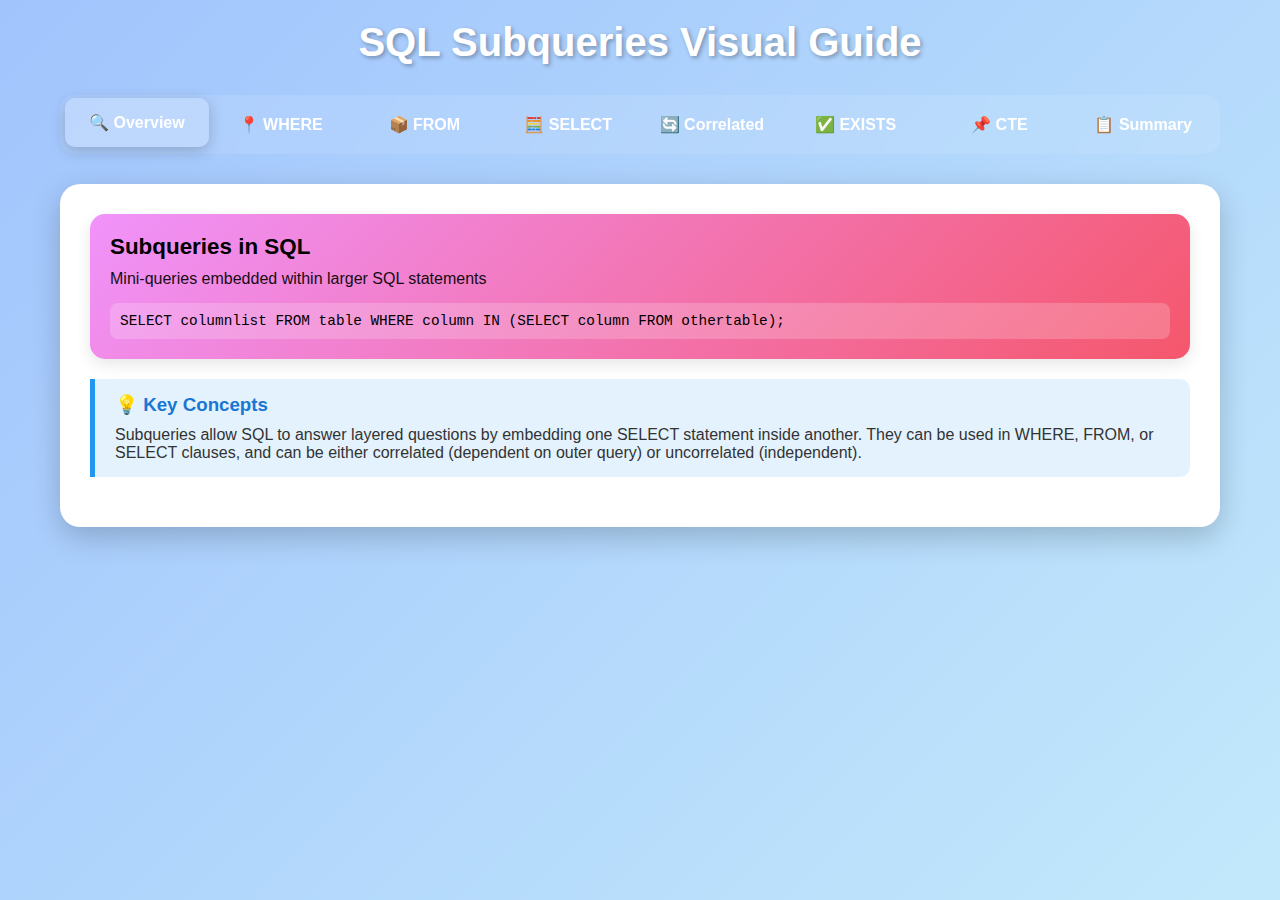
<file: subqueries.html>
<!DOCTYPE html>
<html lang="en">
  <head>
    <meta charset="UTF-8" />
    <meta name="viewport" content="width=device-width, initial-scale=1.0" />
    <title>SQL Subqueries Visual Guide</title>
    <style>
      * {
        margin: 0;
        padding: 0;
        box-sizing: border-box;
      }
      body {
        font-family: "Segoe UI", Tahoma, Geneva, Verdana, sans-serif;
        background: linear-gradient(135deg, #a1c4fd 0%, #c2e9fb 100%);
        min-height: 100vh;
        color: #333;
      }

      .container {
        max-width: 1200px;
        margin: 0 auto;
        padding: 20px;
      }

      h1 {
        text-align: center;
        color: white;
        margin-bottom: 30px;
        font-size: 2.5em;
        text-shadow: 2px 2px 4px rgba(0, 0, 0, 0.3);
      }

      .tabs {
        display: flex;
        background: rgba(255, 255, 255, 0.1);
        border-radius: 15px;
        padding: 5px;
        margin-bottom: 30px;
        backdrop-filter: blur(10px);
      }

      .tab {
        flex: 1;
        padding: 15px;
        text-align: center;
        border-radius: 10px;
        cursor: pointer;
        transition: all 0.3s ease;
        color: white;
        font-weight: 600;
      }

      .tab.active {
        background: rgba(255, 255, 255, 0.2);
        transform: translateY(-2px);
        box-shadow: 0 4px 15px rgba(0, 0, 0, 0.2);
      }

      .tab-content {
        display: none;
        background: white;
        border-radius: 20px;
        padding: 30px;
        box-shadow: 0 10px 30px rgba(0, 0, 0, 0.2);
      }

      .tab-content.active {
        display: block;
        animation: slideIn 0.5s ease;
      }

      @keyframes slideIn {
        from {
          opacity: 0;
          transform: translateY(20px);
        }
        to {
          opacity: 1;
          transform: translateY(0);
        }
      }

      .function-card {
        background: linear-gradient(135deg, #f093fb 0%, #f5576c 100%);
        border-radius: 15px;
        padding: 20px;
        color: rgb(0, 0, 0);
        box-shadow: 0 5px 15px rgba(0, 0, 0, 0.1);
        transition: transform 0.3s ease;
        margin-bottom: 15px;
      }

      .function-card:hover {
        transform: translateY(-5px);
      }

      .function-name {
        font-size: 1.4em;
        font-weight: bold;
        margin-bottom: 10px;
      }

      .function-purpose {
        margin-bottom: 15px;
        opacity: 0.9;
      }

      .function-example {
        background: rgba(255, 255, 255, 0.2);
        padding: 10px;
        border-radius: 8px;
        font-family: "Courier New", monospace;
        font-size: 0.9em;
      }

      .interactive-example {
        background: #fff3cd;
        border: 2px solid #ffeaa7;
        border-radius: 15px;
        padding: 20px;
        margin: 20px 0;
      }

      .example-input {
        display: flex;
        gap: 10px;
        margin: 15px 0;
        align-items: center;
        flex-wrap: wrap;
      }

      .example-input input,
      .example-input select {
        padding: 8px 12px;
        border: 2px solid #ddd;
        border-radius: 5px;
        font-size: 1em;
      }

      .example-result {
        background: #d4edda;
        border: 2px solid #c3e6cb;
        border-radius: 8px;
        padding: 15px;
        margin-top: 15px;
        font-family: "Courier New", monospace;
        font-weight: bold;
      }

      button {
        background: linear-gradient(135deg, #667eea 0%, #764ba2 100%);
        color: white;
        border: none;
        padding: 10px 20px;
        border-radius: 8px;
        cursor: pointer;
        font-size: 1em;
        transition: transform 0.2s ease;
      }

      button:hover {
        transform: scale(1.05);
      }

      .tips {
        background: #e3f2fd;
        border-left: 5px solid #2196f3;
        padding: 15px 20px;
        margin: 20px 0;
        border-radius: 0 10px 10px 0;
      }

      .tips h3 {
        color: #1976d2;
        margin-bottom: 10px;
      }

      .summary-table {
        width: 100%;
        border-collapse: collapse;
        margin: 20px 0;
        background: white;
        box-shadow: 0 5px 15px rgba(0, 0, 0, 0.1);
        border-radius: 10px;
        overflow: hidden;
      }

      .summary-table th,
      .summary-table td {
        padding: 15px;
        text-align: left;
        border-bottom: 1px solid #ddd;
      }

      .summary-table th {
        background: linear-gradient(135deg, #667eea 0%, #764ba2 100%);
        color: white;
      }

      .summary-table tr:last-child td {
        border-bottom: none;
      }
    </style>
  </head>
  <body>
    <div class="container">
      <h1>SQL Subqueries Visual Guide</h1>
      <div class="tabs">
        <div class="tab active" onclick="showTab('overview')">🔍 Overview</div>
        <div class="tab" onclick="showTab('where')">📍 WHERE</div>
        <div class="tab" onclick="showTab('from')">📦 FROM</div>
        <div class="tab" onclick="showTab('select')">🧮 SELECT</div>
        <div class="tab" onclick="showTab('correlated')">🔄 Correlated</div>
        <div class="tab" onclick="showTab('exists')">✅ EXISTS</div>
        <div class="tab" onclick="showTab('cte')">📌 CTE</div>
        <div class="tab" onclick="showTab('summary')">📋 Summary</div>
      </div>

      <!-- Overview Tab -->
      <div id="overview" class="tab-content active">
        <div class="function-card">
          <div class="function-name">Subqueries in SQL</div>
          <div class="function-purpose">
            Mini-queries embedded within larger SQL statements
          </div>
          <div class="function-example">
            SELECT columnlist FROM table WHERE column IN (SELECT column FROM
            othertable);
          </div>
        </div>

        <div class="tips">
          <h3>💡 Key Concepts</h3>
          <p>
            Subqueries allow SQL to answer layered questions by embedding one
            SELECT statement inside another. They can be used in WHERE, FROM, or
            SELECT clauses, and can be either correlated (dependent on outer
            query) or uncorrelated (independent).
          </p>
        </div>
      </div>

      <!-- WHERE Tab -->
      <div id="where" class="tab-content">
        <h2 style="text-align: center; margin-bottom: 30px; color: #2c3e50">
          📍 Subquery in WHERE
        </h2>

        <div class="function-card">
          <div class="function-name">Filtering with Subqueries</div>
          <div class="function-purpose">
            Use a subquery to filter results based on conditions
          </div>
          <div class="function-example">
            SELECT UserName FROM Users WHERE UserID IN ( SELECT UserID FROM
            Transactions WHERE TransactionType = 'Cash' );
          </div>
        </div>

        <div class="interactive-example">
          <h3>Try Subquery in WHERE!</h3>
          <div class="example-input">
            <label>Main Query Column:</label>
            <input
              type="text"
              id="whereMainColumn"
              value="UserName"
              placeholder="Enter column"
            />
            <label>Subquery Table:</label>
            <input
              type="text"
              id="whereSubTable"
              value="Transactions"
              placeholder="Enter table"
            />
            <label>Subquery Condition:</label>
            <input
              type="text"
              id="whereSubCondition"
              value="TransactionType = 'Cash'"
              placeholder="Enter condition"
            />
            <button onclick="applyWhereSubquery()">Execute Query</button>
          </div>
          <div class="example-result" id="whereResult">
            <table style="width: 100%; border-collapse: collapse">
              <tr style="background: #e0e0e0">
                <th>UserName</th>
              </tr>
              <tr>
                <td>John Doe</td>
              </tr>
              <tr>
                <td>Jane Smith</td>
              </tr>
            </table>
          </div>
        </div>
      </div>

      <!-- FROM Tab -->
      <div id="from" class="tab-content">
        <h2 style="text-align: center; margin-bottom: 30px; color: #2c3e50">
          📦 Subquery in FROM
        </h2>

        <div class="function-card">
          <div class="function-name">Virtual Tables</div>
          <div class="function-purpose">
            Create a temporary table to JOIN with
          </div>
          <div class="function-example">
            SELECT UserName, ISNULL(CashTransactions.TotalCash, 0) AS 'Total
            Cash' FROM Users LEFT JOIN ( SELECT UserID, SUM(TransactionAmount)
            AS TotalCash FROM Transactions WHERE TransactionType = 'Cash' GROUP
            BY UserID ) AS CashTransactions ON Users.UserID =
            CashTransactions.UserID;
          </div>
        </div>

        <div class="interactive-example">
          <h3>Try Subquery in FROM!</h3>
          <div class="example-input">
            <label>Main Query Table:</label>
            <input
              type="text"
              id="fromMainTable"
              value="Users"
              placeholder="Enter table"
            />
            <label>Subquery Alias:</label>
            <input
              type="text"
              id="fromSubAlias"
              value="CashTransactions"
              placeholder="Enter alias"
            />
            <label>Subquery Aggregate:</label>
            <input
              type="text"
              id="fromSubAggregate"
              value="SUM(TransactionAmount) AS TotalCash"
              placeholder="Enter aggregate"
            />
            <button onclick="applyFromSubquery()">Execute Query</button>
          </div>
          <div class="example-result" id="fromResult">
            <table style="width: 100%; border-collapse: collapse">
              <tr style="background: #e0e0e0">
                <th>UserName</th>
                <th>Total Cash</th>
              </tr>
              <tr>
                <td>John Doe</td>
                <td>$50.00</td>
              </tr>
              <tr>
                <td>Jane Smith</td>
                <td>$120.00</td>
              </tr>
            </table>
          </div>
        </div>
      </div>

      <!-- SELECT Tab -->
      <div id="select" class="tab-content">
        <h2 style="text-align: center; margin-bottom: 30px; color: #2c3e50">
          🧮 Subquery in SELECT
        </h2>

        <div class="function-card">
          <div class="function-name">Calculated Columns</div>
          <div class="function-purpose">Calculate values for each row</div>
          <div class="function-example">
            SELECT UserName, (SELECT COUNT(*) FROM Transactions WHERE
            Users.UserID = Transactions.UserID) AS 'Number of Transactions' FROM
            Users;
          </div>
        </div>

        <div class="interactive-example">
          <h3>Try Subquery in SELECT!</h3>
          <div class="example-input">
            <label>Main Query Column:</label>
            <input
              type="text"
              id="selectMainColumn"
              value="UserName"
              placeholder="Enter column"
            />
            <label>Subquery Table:</label>
            <input
              type="text"
              id="selectSubTable"
              value="Transactions"
              placeholder="Enter table"
            />
            <label>Subquery Calculation:</label>
            <input
              type="text"
              id="selectSubCalculation"
              value="COUNT(*) AS 'Number of Transactions'"
              placeholder="Enter calculation"
            />
            <button onclick="applySelectSubquery()">Execute Query</button>
          </div>
          <div class="example-result" id="selectResult">
            <table style="width: 100%; border-collapse: collapse">
              <tr style="background: #e0e0e0">
                <th>UserName</th>
                <th>Number of Transactions</th>
              </tr>
              <tr>
                <td>John Doe</td>
                <td>5</td>
              </tr>
              <tr>
                <td>Jane Smith</td>
                <td>8</td>
              </tr>
            </table>
          </div>
        </div>
      </div>

      <!-- Correlated Tab -->
      <div id="correlated" class="tab-content">
        <h2 style="text-align: center; margin-bottom: 30px; color: #2c3e50">
          🔄 Correlated Subqueries
        </h2>

        <div class="function-card">
          <div class="function-name">Correlated Subqueries</div>
          <div class="function-purpose">
            Subqueries that reference outer query columns
          </div>
          <div class="function-example">
            SELECT UserName FROM Users WHERE ( SELECT SUM(TransactionAmount)
            FROM Transactions WHERE Users.UserID = Transactions.UserID ) < 20;
          </div>
        </div>

        <div class="tips">
          <h3>💡 Correlated vs Uncorrelated</h3>
          <p>
            Correlated subqueries depend on the outer query and must be
            evaluated row-by-row. Uncorrelated subqueries run independently and
            can be reused.
          </p>
        </div>

        <div class="interactive-example">
          <h3>Try Correlated Subquery!</h3>
          <div class="example-input">
            <label>Main Query Table:</label>
            <input
              type="text"
              id="correlatedMainTable"
              value="Users"
              placeholder="Enter table"
            />
            <label>Subquery Table:</label>
            <input
              type="text"
              id="correlatedSubTable"
              value="Transactions"
              placeholder="Enter table"
            />
            <label>Comparison Value:</label>
            <input type="number" id="correlatedValue" value="20" min="1" />
            <button onclick="applyCorrelatedSubquery()">Execute Query</button>
          </div>
          <div class="example-result" id="correlatedResult">
            <table style="width: 100%; border-collapse: collapse">
              <tr style="background: #e0e0e0">
                <th>UserName</th>
              </tr>
              <tr>
                <td>John Doe</td>
              </tr>
            </table>
          </div>
        </div>
      </div>

      <!-- EXISTS Tab -->
      <div id="exists" class="tab-content">
        <h2 style="text-align: center; margin-bottom: 30px; color: #2c3e50">
          ✅ EXISTS vs IN
        </h2>

        <div class="function-card">
          <div class="function-name">EXISTS</div>
          <div class="function-purpose">
            Check if any row exists matching the condition
          </div>
          <div class="function-example">
            SELECT UserName FROM Users WHERE EXISTS ( SELECT * FROM Transactions
            WHERE Users.UserID = Transactions.UserID );
          </div>
        </div>

        <div class="tips">
          <h3>💡 EXISTS vs IN</h3>
          <p>
            EXISTS checks for existence (faster on large datasets), while IN
            matches against a list of values. EXISTS typically performs better
            with large result sets.
          </p>
        </div>

        <div class="interactive-example">
          <h3>Try EXISTS!</h3>
          <div class="example-input">
            <label>Main Query Table:</label>
            <input
              type="text"
              id="existsMainTable"
              value="Users"
              placeholder="Enter table"
            />
            <label>Subquery Table:</label>
            <input
              type="text"
              id="existsSubTable"
              value="Transactions"
              placeholder="Enter table"
            />
            <button onclick="applyExistsSubquery()">Execute Query</button>
          </div>
          <div class="example-result" id="existsResult">
            <table style="width: 100%; border-collapse: collapse">
              <tr style="background: #e0e0e0">
                <th>UserName</th>
              </tr>
              <tr>
                <td>John Doe</td>
              </tr>
              <tr>
                <td>Jane Smith</td>
              </tr>
            </table>
          </div>
        </div>
      </div>

      <!-- CTE Tab -->
      <div id="cte" class="tab-content">
        <h2 style="text-align: center; margin-bottom: 30px; color: #2c3e50">
          📌 Common Table Expressions (CTE)
        </h2>

        <div class="function-card">
          <div class="function-name">CTE as Alternative</div>
          <div class="function-purpose">
            Named temporary result set for complex logic
          </div>
          <div class="function-example">
            WITH CashTransactions AS ( SELECT UserID, SUM(TransactionAmount) AS
            TotalCash FROM Transactions WHERE TransactionType = 'Cash' GROUP BY
            UserID ) SELECT UserName, ISNULL(CashTransactions.TotalCash, 0) AS
            'Total Cash' FROM Users LEFT JOIN CashTransactions ON Users.UserID =
            CashTransactions.UserID;
          </div>
        </div>

        <div class="interactive-example">
          <h3>Try CTE!</h3>
          <div class="example-input">
            <label>CTE Name:</label>
            <input
              type="text"
              id="cteName"
              value="CashTransactions"
              placeholder="Enter CTE name"
            />
            <label>CTE Aggregate:</label>
            <input
              type="text"
              id="cteAggregate"
              value="SUM(TransactionAmount) AS TotalCash"
              placeholder="Enter aggregate"
            />
            <label>Main Query Table:</label>
            <input
              type="text"
              id="cteMainTable"
              value="Users"
              placeholder="Enter table"
            />
            <button onclick="applyCte()">Execute CTE</button>
          </div>
          <div class="example-result" id="cteResult">
            <table style="width: 100%; border-collapse: collapse">
              <tr style="background: #e0e0e0">
                <th>UserName</th>
                <th>Total Cash</th>
              </tr>
              <tr>
                <td>John Doe</td>
                <td>$50.00</td>
              </tr>
              <tr>
                <td>Jane Smith</td>
                <td>$120.00</td>
              </tr>
            </table>
          </div>
        </div>
      </div>

      <!-- Summary Tab -->
      <div id="summary" class="tab-content">
        <h2 style="text-align: center; margin-bottom: 30px; color: #2c3e50">
          📋 Summary
        </h2>
        <table class="summary-table">
          <tr>
            <th>Subquery Location</th>
            <th>Example Use</th>
            <th>Tip</th>
          </tr>
          <tr>
            <td>`WHERE`</td>
            <td>Filter users based on conditions</td>
            <td>Use with `IN`, `=`, `EXISTS`</td>
          </tr>
          <tr>
            <td>`FROM`</td>
            <td>Build a virtual table to JOIN</td>
            <td>Must assign an alias</td>
          </tr>
          <tr>
            <td>`SELECT`</td>
            <td>Calculate values like counts or sums</td>
            <td>Often needs `GROUP BY` outside</td>
          </tr>
          <tr>
            <td>Correlated</td>
            <td>References outer query, row-by-row</td>
            <td>Must run inside full query</td>
          </tr>
          <tr>
            <td>Uncorrelated</td>
            <td>Runs independently, once</td>
            <td>Like standalone queries</td>
          </tr>
          <tr>
            <td>`EXISTS`</td>
            <td>Checks for row existence</td>
            <td>Efficient for presence check</td>
          </tr>
        </table>
      </div>
    </div>

    <script>
      function showTab(tabName) {
        // Hide all tab contents
        const contents = document.querySelectorAll(".tab-content");
        contents.forEach((content) => (content.style.display = "none"));

        // Remove active class from all tabs
        const tabs = document.querySelectorAll(".tab");
        tabs.forEach((tab) => tab.classList.remove("active"));

        // Show selected tab content
        document.getElementById(tabName).style.display = "block";

        // Add active class to clicked tab
        event.target.classList.add("active");
      }

      function applyWhereSubquery() {
        const mainColumn = document.getElementById("whereMainColumn").value;
        const subTable = document.getElementById("whereSubTable").value;
        const subCondition = document.getElementById("whereSubCondition").value;
        const result = document.getElementById("whereResult");

        // Simulate subquery results
        let whereData = [
          { [mainColumn]: "John Doe" },
          { [mainColumn]: "Jane Smith" },
        ];

        result.innerHTML = `
                <table style="width: 100%; border-collapse: collapse;">
                    <tr style="background: #e0e0e0;">
                        <th>${mainColumn}</th>
                    </tr>
                    ${whereData
                      .map(
                        (item) => `
                        <tr>
                            <td>${item[mainColumn]}</td>
                        </tr>
                    `
                      )
                      .join("")}
                </table>
            `;
      }

      function applyFromSubquery() {
        const mainTable = document.getElementById("fromMainTable").value;
        const subAlias = document.getElementById("fromSubAlias").value;
        const subAggregate = document.getElementById("fromSubAggregate").value;
        const result = document.getElementById("fromResult");

        // Simulate subquery results
        let fromData = [
          { UserName: "John Doe", "Total Cash": "$50.00" },
          { UserName: "Jane Smith", "Total Cash": "$120.00" },
        ];

        result.innerHTML = `
                <table style="width: 100%; border-collapse: collapse;">
                    <tr style="background: #e0e0e0;">
                        <th>UserName</th>
                        <th>Total Cash</th>
                    </tr>
                    ${fromData
                      .map(
                        (item) => `
                        <tr>
                            <td>${item.UserName}</td>
                            <td>${item["Total Cash"]}</td>
                        </tr>
                    `
                      )
                      .join("")}
                </table>
            `;
      }

      function applySelectSubquery() {
        const mainColumn = document.getElementById("selectMainColumn").value;
        const subTable = document.getElementById("selectSubTable").value;
        const subCalculation = document.getElementById(
          "selectSubCalculation"
        ).value;
        const result = document.getElementById("selectResult");

        // Simulate subquery results
        let selectData = [
          { [mainColumn]: "John Doe", "Number of Transactions": 5 },
          { [mainColumn]: "Jane Smith", "Number of Transactions": 8 },
        ];

        result.innerHTML = `
                <table style="width: 100%; border-collapse: collapse;">
                    <tr style="background: #e0e0e0;">
                        <th>${mainColumn}</th>
                        <th>Number of Transactions</th>
                    </tr>
                    ${selectData
                      .map(
                        (item) => `
                        <tr>
                            <td>${item[mainColumn]}</td>
                            <td>${item["Number of Transactions"]}</td>
                        </tr>
                    `
                      )
                      .join("")}
                </table>
            `;
      }

      function applyCorrelatedSubquery() {
        const mainTable = document.getElementById("correlatedMainTable").value;
        const subTable = document.getElementById("correlatedSubTable").value;
        const value = document.getElementById("correlatedValue").value;
        const result = document.getElementById("correlatedResult");

        // Simulate correlated subquery results
        let correlatedData = [{ UserName: "John Doe" }];

        result.innerHTML = `
                <table style="width: 100%; border-collapse: collapse;">
                    <tr style="background: #e0e0e0;">
                        <th>UserName</th>
                    </tr>
                    ${correlatedData
                      .map(
                        (item) => `
                        <tr>
                            <td>${item.UserName}</td>
                        </tr>
                    `
                      )
                      .join("")}
                </table>
            `;
      }

      function applyExistsSubquery() {
        const mainTable = document.getElementById("existsMainTable").value;
        const subTable = document.getElementById("existsSubTable").value;
        const result = document.getElementById("existsResult");

        // Simulate EXISTS subquery results
        let existsData = [{ UserName: "John Doe" }, { UserName: "Jane Smith" }];

        result.innerHTML = `
                <table style="width: 100%; border-collapse: collapse;">
                    <tr style="background: #e0e0e0;">
                        <th>UserName</th>
                    </tr>
                    ${existsData
                      .map(
                        (item) => `
                        <tr>
                            <td>${item.UserName}</td>
                        </tr>
                    `
                      )
                      .join("")}
                </table>
            `;
      }

      function applyCte() {
        const cteName = document.getElementById("cteName").value;
        const cteAggregate = document.getElementById("cteAggregate").value;
        const mainTable = document.getElementById("cteMainTable").value;
        const result = document.getElementById("cteResult");

        // Simulate CTE results
        let cteData = [
          { UserName: "John Doe", "Total Cash": "$50.00" },
          { UserName: "Jane Smith", "Total Cash": "$120.00" },
        ];

        result.innerHTML = `
                <table style="width: 100%; border-collapse: collapse;">
                    <tr style="background: #e0e0e0;">
                        <th>UserName</th>
                        <th>Total Cash</th>
                    </tr>
                    ${cteData
                      .map(
                        (item) => `
                        <tr>
                            <td>${item.UserName}</td>
                            <td>${item["Total Cash"]}</td>
                        </tr>
                    `
                      )
                      .join("")}
                </table>
            `;
      }

      // Initialize interactive examples
      applyWhereSubquery();
      applyFromSubquery();
      applySelectSubquery();
      applyCorrelatedSubquery();
      applyExistsSubquery();
      applyCte();
    </script>
  </body>
</html>
</file>
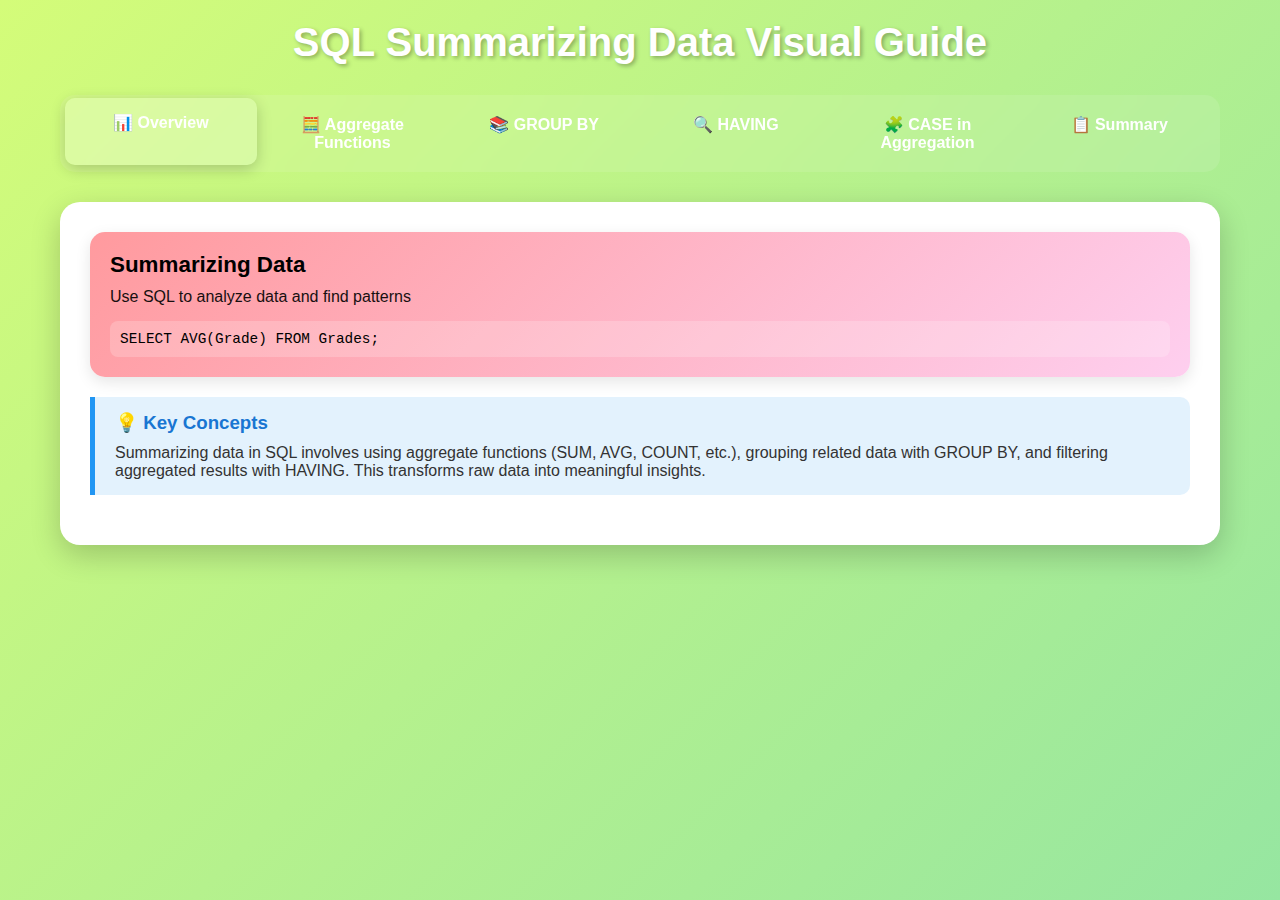
<file: summarization.html>
<!DOCTYPE html>
<html lang="en">
  <head>
    <meta charset="UTF-8" />
    <meta name="viewport" content="width=device-width, initial-scale=1.0" />
    <title>SQL Summarizing Data Visual Guide</title>
    <style>
      * {
        margin: 0;
        padding: 0;
        box-sizing: border-box;
      }
      body {
        font-family: "Segoe UI", Tahoma, Geneva, Verdana, sans-serif;
        background: linear-gradient(135deg, #d4fc79 0%, #96e6a1 100%);
        min-height: 100vh;
        color: #333;
      }

      .container {
        max-width: 1200px;
        margin: 0 auto;
        padding: 20px;
      }

      h1 {
        text-align: center;
        color: white;
        margin-bottom: 30px;
        font-size: 2.5em;
        text-shadow: 2px 2px 4px rgba(0, 0, 0, 0.3);
      }

      .tabs {
        display: flex;
        background: rgba(255, 255, 255, 0.1);
        border-radius: 15px;
        padding: 5px;
        margin-bottom: 30px;
        backdrop-filter: blur(10px);
      }

      .tab {
        flex: 1;
        padding: 15px;
        text-align: center;
        border-radius: 10px;
        cursor: pointer;
        transition: all 0.3s ease;
        color: white;
        font-weight: 600;
      }

      .tab.active {
        background: rgba(255, 255, 255, 0.2);
        transform: translateY(-2px);
        box-shadow: 0 4px 15px rgba(0, 0, 0, 0.2);
      }

      .tab-content {
        display: none;
        background: white;
        border-radius: 20px;
        padding: 30px;
        box-shadow: 0 10px 30px rgba(0, 0, 0, 0.2);
      }

      .tab-content.active {
        display: block;
        animation: slideIn 0.5s ease;
      }

      @keyframes slideIn {
        from {
          opacity: 0;
          transform: translateY(20px);
        }
        to {
          opacity: 1;
          transform: translateY(0);
        }
      }

      .function-card {
        background: linear-gradient(135deg, #f093fb 0%, #f5576c 100%);
        border-radius: 15px;
        padding: 20px;
        color: rgb(0, 0, 0);
        box-shadow: 0 5px 15px rgba(0, 0, 0, 0.1);
        transition: transform 0.3s ease;
        margin-bottom: 15px;
      }

      .function-card:hover {
        transform: translateY(-5px);
      }

      .function-name {
        font-size: 1.4em;
        font-weight: bold;
        margin-bottom: 10px;
      }

      .function-purpose {
        margin-bottom: 15px;
        opacity: 0.9;
      }

      .function-example {
        background: rgba(255, 255, 255, 0.2);
        padding: 10px;
        border-radius: 8px;
        font-family: "Courier New", monospace;
        font-size: 0.9em;
      }

      .interactive-example {
        background: #fff3cd;
        border: 2px solid #ffeaa7;
        border-radius: 15px;
        padding: 20px;
        margin: 20px 0;
      }

      .example-input {
        display: flex;
        gap: 10px;
        margin: 15px 0;
        align-items: center;
        flex-wrap: wrap;
      }

      .example-input input,
      .example-input select {
        padding: 8px 12px;
        border: 2px solid #ddd;
        border-radius: 5px;
        font-size: 1em;
      }

      .example-result {
        background: #d4edda;
        border: 2px solid #c3e6cb;
        border-radius: 8px;
        padding: 15px;
        margin-top: 15px;
        font-family: "Courier New", monospace;
        font-weight: bold;
      }

      button {
        background: linear-gradient(135deg, #667eea 0%, #764ba2 100%);
        color: white;
        border: none;
        padding: 10px 20px;
        border-radius: 8px;
        cursor: pointer;
        font-size: 1em;
        transition: transform 0.2s ease;
      }

      button:hover {
        transform: scale(1.05);
      }

      .tips {
        background: #e3f2fd;
        border-left: 5px solid #2196f3;
        padding: 15px 20px;
        margin: 20px 0;
        border-radius: 0 10px 10px 0;
      }

      .tips h3 {
        color: #1976d2;
        margin-bottom: 10px;
      }

      .summary-table {
        width: 100%;
        border-collapse: collapse;
        margin: 20px 0;
        background: white;
        box-shadow: 0 5px 15px rgba(0, 0, 0, 0.1);
        border-radius: 10px;
        overflow: hidden;
      }

      .summary-table th,
      .summary-table td {
        padding: 15px;
        text-align: left;
        border-bottom: 1px solid #ddd;
      }

      .summary-table th {
        background: linear-gradient(135deg, #667eea 0%, #764ba2 100%);
        color: white;
      }

      .summary-table tr:last-child td {
        border-bottom: none;
      }
    </style>
  </head>
  <body>
    <div class="container">
      <h1>SQL Summarizing Data Visual Guide</h1>
      <div class="tabs">
        <div class="tab active" onclick="showTab('overview')">📊 Overview</div>
        <div class="tab" onclick="showTab('aggregate')">
          🧮 Aggregate Functions
        </div>
        <div class="tab" onclick="showTab('groupby')">📚 GROUP BY</div>
        <div class="tab" onclick="showTab('having')">🔍 HAVING</div>
        <div class="tab" onclick="showTab('case')">🧩 CASE in Aggregation</div>
        <div class="tab" onclick="showTab('summary')">📋 Summary</div>
      </div>

      <!-- Overview Tab -->
      <div id="overview" class="tab-content active">
        <div
          class="function-card"
          style="background: linear-gradient(135deg, #ff9a9e 0%, #fecfef 100%)"
        >
          <div class="function-name">Summarizing Data</div>
          <div class="function-purpose">
            Use SQL to analyze data and find patterns
          </div>
          <div class="function-example">SELECT AVG(Grade) FROM Grades;</div>
        </div>

        <div class="tips">
          <h3>💡 Key Concepts</h3>
          <p>
            Summarizing data in SQL involves using aggregate functions (SUM,
            AVG, COUNT, etc.), grouping related data with GROUP BY, and
            filtering aggregated results with HAVING. This transforms raw data
            into meaningful insights.
          </p>
        </div>
      </div>

      <!-- Aggregate Functions Tab -->
      <div id="aggregate" class="tab-content">
        <h2 style="text-align: center; margin-bottom: 30px; color: #2c3e50">
          🧮 Aggregate Functions
        </h2>

        <div class="function-card">
          <div class="function-name">SUM()</div>
          <div class="function-purpose">Total of a numeric column</div>
          <div class="function-example">
            SELECT SUM(Fee) AS TotalFees FROM Fees;
          </div>
        </div>

        <div class="function-card">
          <div class="function-name">AVG()</div>
          <div class="function-purpose">Average value</div>
          <div class="function-example">
            SELECT AVG(Grade) AS AverageGrade FROM Grades;
          </div>
        </div>

        <div class="function-card">
          <div class="function-name">COUNT()</div>
          <div class="function-purpose">Number of rows</div>
          <div class="function-example">
            SELECT COUNT(*) AS NumberOfStudents FROM Students;
          </div>
        </div>

        <div class="function-card">
          <div class="function-name">MAX() and MIN()</div>
          <div class="function-purpose">Highest and lowest values</div>
          <div class="function-example">
            SELECT MAX(Score) AS HighestScore, MIN(Score) AS LowestScore FROM
            Exams;
          </div>
        </div>

        <div class="interactive-example">
          <h3>Try Aggregate Functions!</h3>
          <div class="example-input">
            <label>Choose Function:</label>
            <select id="aggregateFunction">
              <option value="sum">SUM</option>
              <option value="avg">AVG</option>
              <option value="count">COUNT</option>
              <option value="max">MAX</option>
              <option value="min">MIN</option>
            </select>
            <label>Column:</label>
            <input
              type="text"
              id="aggregateColumn"
              value="Fee"
              placeholder="Enter column name"
            />
            <button onclick="applyAggregateFunction()">Calculate</button>
          </div>
          <div class="example-result" id="aggregateResult">
            <table style="width: 100%; border-collapse: collapse">
              <tr style="background: #e0e0e0">
                <th>Function</th>
                <th>Value</th>
              </tr>
              <tr>
                <td>SUM(Fee)</td>
                <td>60</td>
              </tr>
            </table>
          </div>
        </div>
      </div>

      <!-- GROUP BY Tab -->
      <div id="groupby" class="tab-content">
        <h2 style="text-align: center; margin-bottom: 30px; color: #2c3e50">
          📚 GROUP BY
        </h2>

        <div class="function-card">
          <div class="function-name">Grouping Data</div>
          <div class="function-purpose">Create groups of related data</div>
          <div class="function-example">
            SELECT GradeType, AVG(Grade) FROM Grades GROUP BY GradeType;
          </div>
        </div>

        <div class="tips">
          <h3>💡 GROUP BY Tips</h3>
          <p>
            Always include all non-aggregated columns in the GROUP BY clause.
            Columns used in GROUP BY must match exactly (name, type, etc.) with
            the SELECT clause.
          </p>
        </div>

        <div class="interactive-example">
          <h3>Try GROUP BY!</h3>
          <div class="example-input">
            <label>Group By Column:</label>
            <input
              type="text"
              id="groupByColumn"
              value="GradeType"
              placeholder="Enter column to group by"
            />
            <label>Aggregate Function:</label>
            <select id="groupByAggregate">
              <option value="sum">SUM</option>
              <option value="avg">AVG</option>
              <option value="count">COUNT</option>
            </select>
            <label>Aggregate Column:</label>
            <input
              type="text"
              id="aggregateColumnGroup"
              value="Grade"
              placeholder="Enter column to aggregate"
            />
            <button onclick="applyGroupBy()">Group Data</button>
          </div>
          <div class="example-result" id="groupbyResult">
            <table style="width: 100%; border-collapse: collapse">
              <tr style="background: #e0e0e0">
                <th>Grade Type</th>
                <th>Average Grade</th>
              </tr>
              <tr>
                <td>Homework</td>
                <td>86</td>
              </tr>
              <tr>
                <td>Quiz</td>
                <td>77</td>
              </tr>
            </table>
          </div>
        </div>
      </div>

      <!-- HAVING Tab -->
      <div id="having" class="tab-content">
        <h2 style="text-align: center; margin-bottom: 30px; color: #2c3e50">
          🔍 HAVING
        </h2>

        <div class="function-card">
          <div class="function-name">Filtering Groups</div>
          <div class="function-purpose">Filter aggregated results</div>
          <div class="function-example">
            SELECT Student, AVG(Grade) FROM Grades GROUP BY Student HAVING
            AVG(Grade) >= 70;
          </div>
        </div>

        <div class="tips">
          <h3>💡 HAVING vs WHERE</h3>
          <p>
            WHERE filters individual rows before grouping, while HAVING filters
            aggregated groups after grouping. Always use HAVING for conditions
            involving aggregate functions.
          </p>
        </div>

        <div class="interactive-example">
          <h3>Try HAVING!</h3>
          <div class="example-input">
            <label>Group By Column:</label>
            <input
              type="text"
              id="havingGroupBy"
              value="Student"
              placeholder="Enter column to group by"
            />
            <label>Aggregate Function:</label>
            <select id="havingAggregate">
              <option value="avg">AVG</option>
              <option value="sum">SUM</option>
            </select>
            <label>Aggregate Column:</label>
            <input
              type="text"
              id="havingAggregateColumn"
              value="Grade"
              placeholder="Enter column to aggregate"
            />
            <label>Condition:</label>
            <input
              type="text"
              id="havingCondition"
              value=">= 70"
              placeholder="Enter condition"
            />
            <button onclick="applyHaving()">Filter Groups</button>
          </div>
          <div class="example-result" id="havingResult">
            <table style="width: 100%; border-collapse: collapse">
              <tr style="background: #e0e0e0">
                <th>Student</th>
                <th>Average Grade</th>
              </tr>
              <tr>
                <td>Hailey</td>
                <td>71.5</td>
              </tr>
              <tr>
                <td>Isabella</td>
                <td>93.5</td>
              </tr>
            </table>
          </div>
        </div>
      </div>

      <!-- CASE in Aggregation Tab -->
      <div id="case" class="tab-content">
        <h2 style="text-align: center; margin-bottom: 30px; color: #2c3e50">
          🧩 CASE in Aggregation
        </h2>

        <div class="function-card">
          <div class="function-name">CASE with GROUP BY</div>
          <div class="function-purpose">Create custom groups</div>
          <div class="function-example">
            SELECT CASE CategoryCode WHEN 'F' THEN 'Fruit' WHEN 'V' THEN
            'Vegetable' ELSE 'Other' END AS Category, COUNT(*) AS Count FROM
            Groceries GROUP BY CASE CategoryCode WHEN 'F' THEN 'Fruit' WHEN 'V'
            THEN 'Vegetable' ELSE 'Other' END;
          </div>
        </div>

        <div class="interactive-example">
          <h3>Try CASE in Aggregation!</h3>
          <div class="example-input">
            <label>Category Code:</label>
            <input
              type="text"
              id="caseCategory"
              value="F"
              placeholder="Enter code (F, V, S, etc.)"
            />
            <label>Label:</label>
            <input
              type="text"
              id="caseLabel"
              value="Fruit"
              placeholder="Enter label"
            />
            <button onclick="applyCaseAggregation()">Apply CASE</button>
          </div>
          <div class="example-result" id="caseAggregationResult">
            <table style="width: 100%; border-collapse: collapse">
              <tr style="background: #e0e0e0">
                <th>Category</th>
                <th>Count</th>
              </tr>
              <tr>
                <td>Fruit</td>
                <td>2</td>
              </tr>
              <tr>
                <td>Vegetable</td>
                <td>1</td>
              </tr>
              <tr>
                <td>Other</td>
                <td>2</td>
              </tr>
            </table>
          </div>
        </div>
      </div>

      <!-- Summary Tab -->
      <div id="summary" class="tab-content">
        <h2 style="text-align: center; margin-bottom: 30px; color: #2c3e50">
          📋 Summary
        </h2>
        <table class="summary-table">
          <tr>
            <th>Concept</th>
            <th>Clause/Function</th>
            <th>Purpose</th>
          </tr>
          <tr>
            <td>Summarize Totals</td>
            <td>`SUM()`</td>
            <td>Add values</td>
          </tr>
          <tr>
            <td>Calculate Average</td>
            <td>`AVG()`</td>
            <td>Mean of values</td>
          </tr>
          <tr>
            <td>Count Entries</td>
            <td>`COUNT(*)`</td>
            <td>Rows in group</td>
          </tr>
          <tr>
            <td>Create Groups</td>
            <td>`GROUP BY`</td>
            <td>Split rows into categories</td>
          </tr>
          <tr>
            <td>Filter Groups</td>
            <td>`HAVING`</td>
            <td>Apply condition after grouping</td>
          </tr>
          <tr>
            <td>Handle NULLs</td>
            <td>`ISNULL()`</td>
            <td>Replace NULL with default</td>
          </tr>
        </table>
      </div>
    </div>

    <script>
      function showTab(tabName) {
        // Hide all tab contents
        const contents = document.querySelectorAll(".tab-content");
        contents.forEach((content) => (content.style.display = "none"));

        // Remove active class from all tabs
        const tabs = document.querySelectorAll(".tab");
        tabs.forEach((tab) => tab.classList.remove("active"));

        // Show selected tab content
        document.getElementById(tabName).style.display = "block";

        // Add active class to clicked tab
        event.target.classList.add("active");
      }

      function applyAggregateFunction() {
        const func = document.getElementById("aggregateFunction").value;
        const column = document.getElementById("aggregateColumn").value;
        const result = document.getElementById("aggregateResult");

        // Simulate aggregation
        let value;
        switch (func) {
          case "sum":
            value = 60;
            break;
          case "avg":
            value = 80;
            break;
          case "count":
            value = 3;
            break;
          case "max":
            value = 95;
            break;
          case "min":
            value = 60;
            break;
        }

        result.innerHTML = `
                <table style="width: 100%; border-collapse: collapse;">
                    <tr style="background: #e0e0e0;">
                        <th>Function</th>
                        <th>Value</th>
                    </tr>
                    <tr>
                        <td>${func.toUpperCase()}(${column})</td>
                        <td>${value}</td>
                    </tr>
                </table>
            `;
      }

      function applyGroupBy() {
        const groupBy = document.getElementById("groupByColumn").value;
        const aggregateFunc = document.getElementById("groupByAggregate").value;
        const aggregateCol = document.getElementById(
          "aggregateColumnGroup"
        ).value;
        const result = document.getElementById("groupbyResult");

        // Simulate grouping
        let groupedData = [
          { [groupBy]: "Homework", [aggregateCol]: 86 },
          { [groupBy]: "Quiz", [aggregateCol]: 77 },
        ];

        result.innerHTML = `
                <table style="width: 100%; border-collapse: collapse;">
                    <tr style="background: #e0e0e0;">
                        <th>${groupBy}</th>
                        <th>${aggregateFunc.toUpperCase()}(${aggregateCol})</th>
                    </tr>
                    ${groupedData
                      .map(
                        (item) => `
                        <tr>
                            <td>${item[groupBy]}</td>
                            <td>${item[aggregateCol]}</td>
                        </tr>
                    `
                      )
                      .join("")}
                </table>
            `;
      }

      function applyHaving() {
        const groupBy = document.getElementById("havingGroupBy").value;
        const aggregateFunc = document.getElementById("havingAggregate").value;
        const aggregateCol = document.getElementById(
          "havingAggregateColumn"
        ).value;
        const condition = document.getElementById("havingCondition").value;
        const result = document.getElementById("havingResult");

        // Simulate HAVING filter
        let filteredData = [
          { [groupBy]: "Hailey", [aggregateCol]: 71.5 },
          { [groupBy]: "Isabella", [aggregateCol]: 93.5 },
        ];

        result.innerHTML = `
                <table style="width: 100%; border-collapse: collapse;">
                    <tr style="background: #e0e0e0;">
                        <th>${groupBy}</th>
                        <th>${aggregateFunc.toUpperCase()}(${aggregateCol})</th>
                    </tr>
                    ${filteredData
                      .map(
                        (item) => `
                        <tr>
                            <td>${item[groupBy]}</td>
                            <td>${item[aggregateCol]}</td>
                        </tr>
                    `
                      )
                      .join("")}
                </table>
            `;
      }

      function applyCaseAggregation() {
        const category = document.getElementById("caseCategory").value;
        const label = document.getElementById("caseLabel").value;
        const result = document.getElementById("caseAggregationResult");

        // Simulate CASE aggregation
        let aggregationData = [
          { Category: label, Count: 2 },
          { Category: "Vegetable", Count: 1 },
          { Category: "Other", Count: 2 },
        ];

        result.innerHTML = `
                <table style="width: 100%; border-collapse: collapse;">
                    <tr style="background: #e0e0e0;">
                        <th>Category</th>
                        <th>Count</th>
                    </tr>
                    ${aggregationData
                      .map(
                        (item) => `
                        <tr>
                            <td>${item.Category}</td>
                            <td>${item.Count}</td>
                        </tr>
                    `
                      )
                      .join("")}
                </table>
            `;
      }

      // Initialize interactive examples
      applyAggregateFunction();
      applyGroupBy();
      applyHaving();
      applyCaseAggregation();
    </script>
  </body>
</html>
</file>
<file: css/styles.css>
/* Base resets and typography */
* {
  margin: 0;
  padding: 0;
  box-sizing: border-box;
}

html {
  scroll-behavior: smooth;
}

body {
  font-family: "Segoe UI", Tahoma, Geneva, Verdana, sans-serif;
  background: linear-gradient(135deg, #a1c4fd 0%, #c2e9fb 100%);
  min-height: 100vh;
  color: #333;
  line-height: 1.6;
  padding: 0 1rem;
}

.container {
  max-width: 1200px;
  margin: 0 auto;
  padding: 20px;
}

h1 {
  text-align: center;
  color: rgb(0, 0, 0);
  margin-bottom: 30px;
  font-size: 2.5em;
  text-shadow: 2px 2px 4px rgba(0, 0, 0, 0.3);
}

/* Navbar */
.navbar {
  background: rgba(255, 255, 255, 0.1);
  border-radius: 15px;
  padding: 5px;
  margin-bottom: 30px;
  backdrop-filter: blur(10px);
}

.nav-container {
  display: flex;
  justify-content: space-between;
  align-items: center;
}

.logo {
  font-size: 1.5rem;
  font-weight: bold;
  color: white;
  text-decoration: none;
}

.nav-menu {
  display: flex;
  list-style: none;
}

.nav-menu li a {
  color: white;
  text-decoration: none;
  padding: 15px;
  display: block;
  transition: all 0.3s ease;
}

.nav-menu li a:hover {
  background: rgba(255, 255, 255, 0.2);
}

/* Hero Section */
.hero {
  text-align: center;
  margin-bottom: 30px;
}

.hero-card {
  background: rgb(217, 222, 255);
  border-radius: 15px;
  padding: 30px;
  box-shadow: 0 5px 15px rgba(0, 0, 0, 0.1);
  margin: 20px 0;
}

/* Topics Grid */
.topics-grid {
  display: grid;
  grid-template-columns: repeat(auto-fit, minmax(200px, 1fr));
  gap: 20px;
  margin: 20px 0;
}

.topic-btn {
  background: linear-gradient(135deg, #f093fb 0%, #f5576c 100%);
  border-radius: 15px;
  padding: 20px;
  color: rgb(0, 0, 0);
  text-decoration: none;
  display: block;
  transition: transform 0.3s ease;
  text-align: center;
  font-weight: bold;
}

.topic-btn:hover {
  transform: translateY(-5px);
}

/* Tabs */
.tabs {
  display: flex;
  background: rgba(255, 255, 255, 0.1);
  border-radius: 15px;
  padding: 5px;
  margin-bottom: 30px;
  backdrop-filter: blur(10px);
}

.tab {
  flex: 1;
  padding: 15px;
  text-align: center;
  border-radius: 10px;
  cursor: pointer;
  transition: all 0.3s ease;
  color: white;
  font-weight: 600;
}

.tab.active {
  background: rgba(255, 255, 255, 0.2);
  transform: translateY(-2px);
  box-shadow: 0 4px 15px rgba(0, 0, 0, 0.2);
}

.tab-content {
  display: none;
  background: white;
  border-radius: 20px;
  padding: 30px;
  box-shadow: 0 10px 30px rgba(0, 0, 0, 0.2);
}

.tab-content.active {
  display: block;
  animation: slideIn 0.5s ease;
}

@keyframes slideIn {
  from {
    opacity: 0;
    transform: translateY(20px);
  }
  to {
    opacity: 1;
    transform: translateY(0);
  }
}

/* Content pages */
.content {
  padding: 5rem 1rem 1rem;
}

/* Responsive */
@media (max-width: 768px) {
  .nav-menu {
    flex-direction: column;
  }

  .tabs {
    flex-wrap: wrap;
  }
}
</file>
